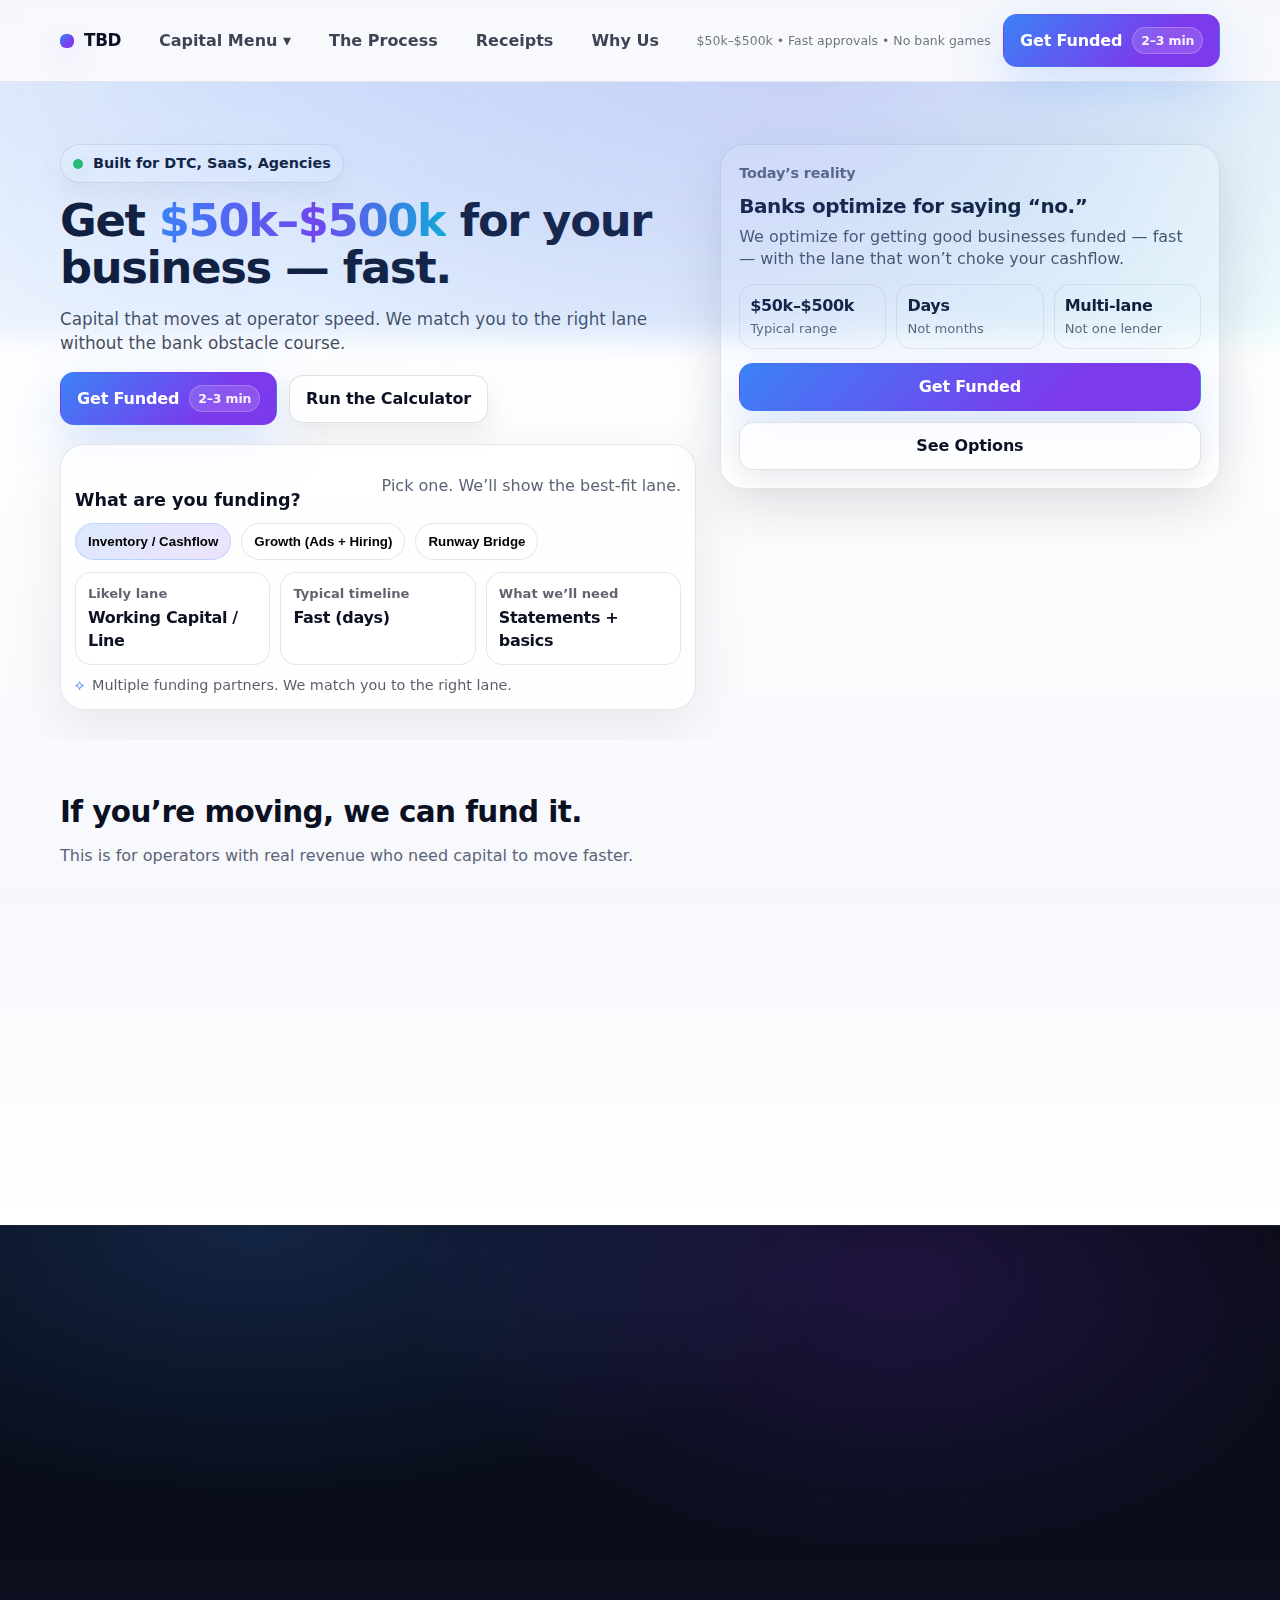
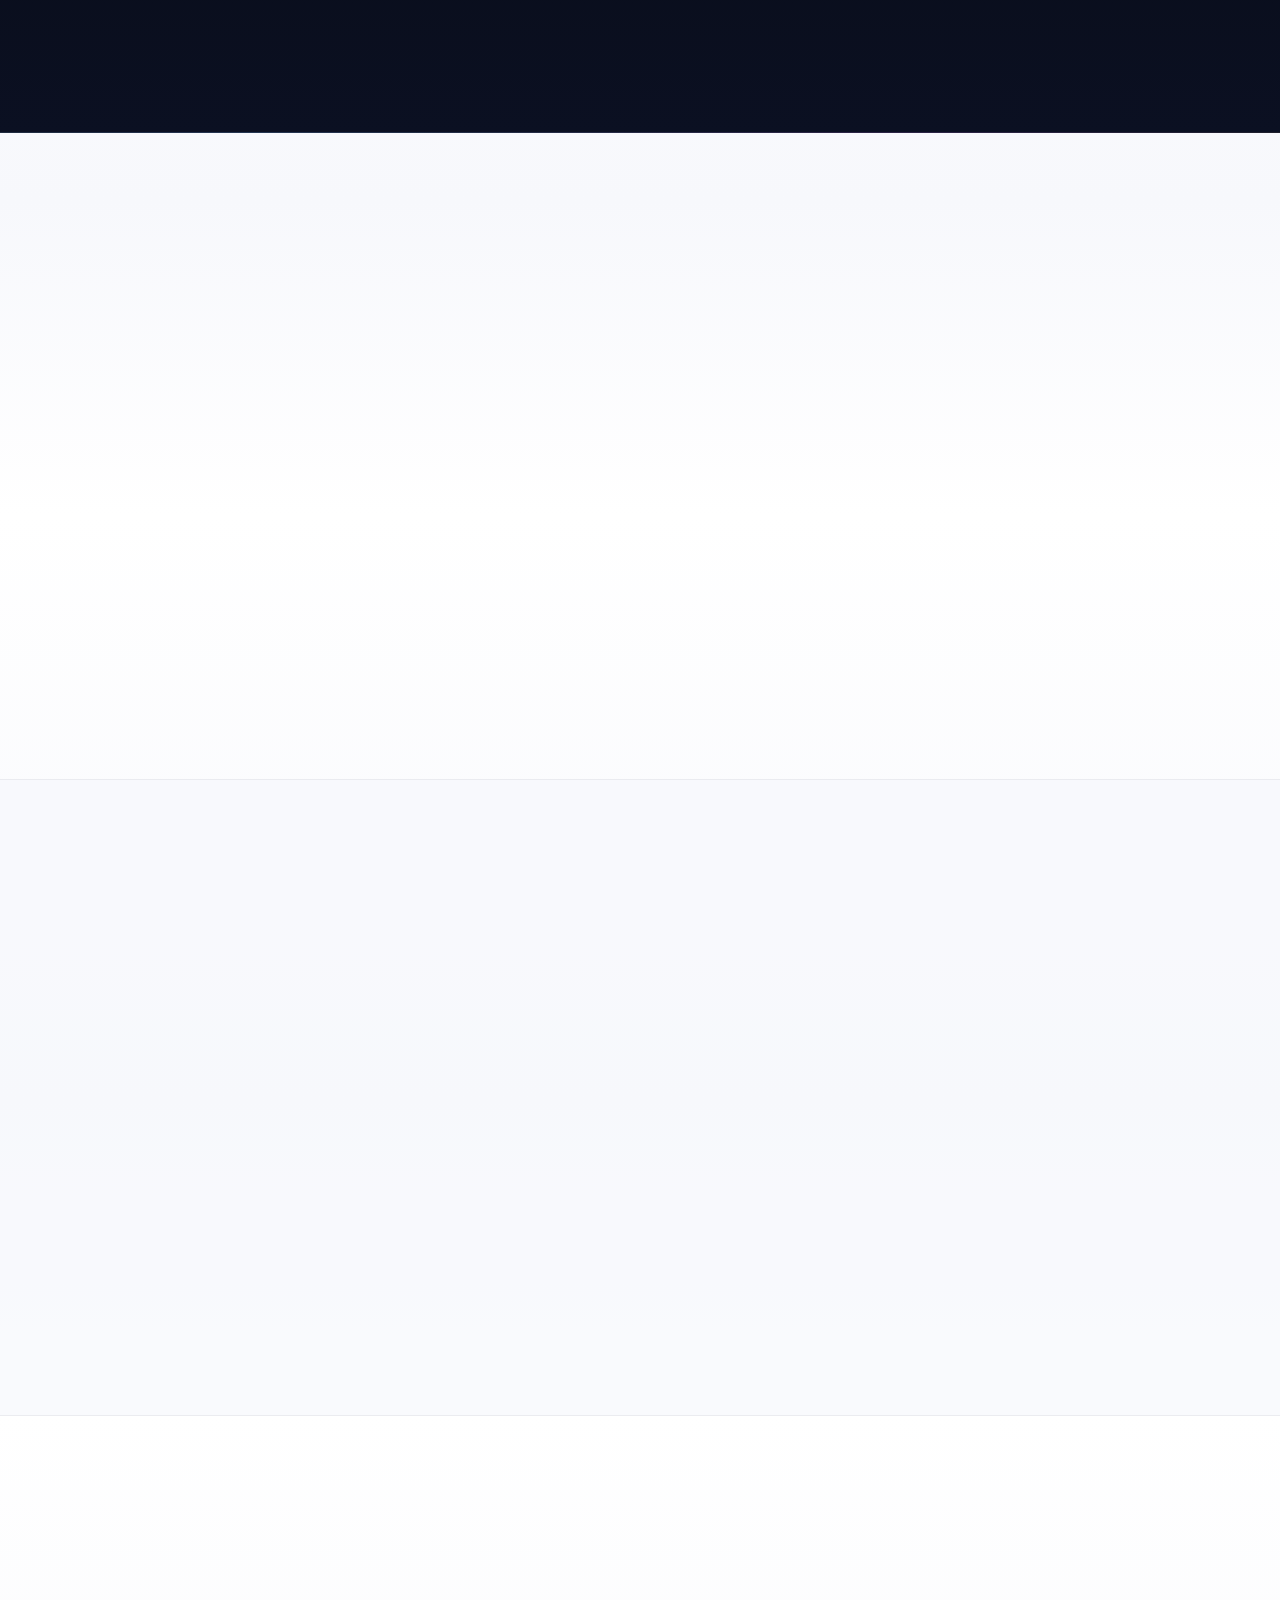
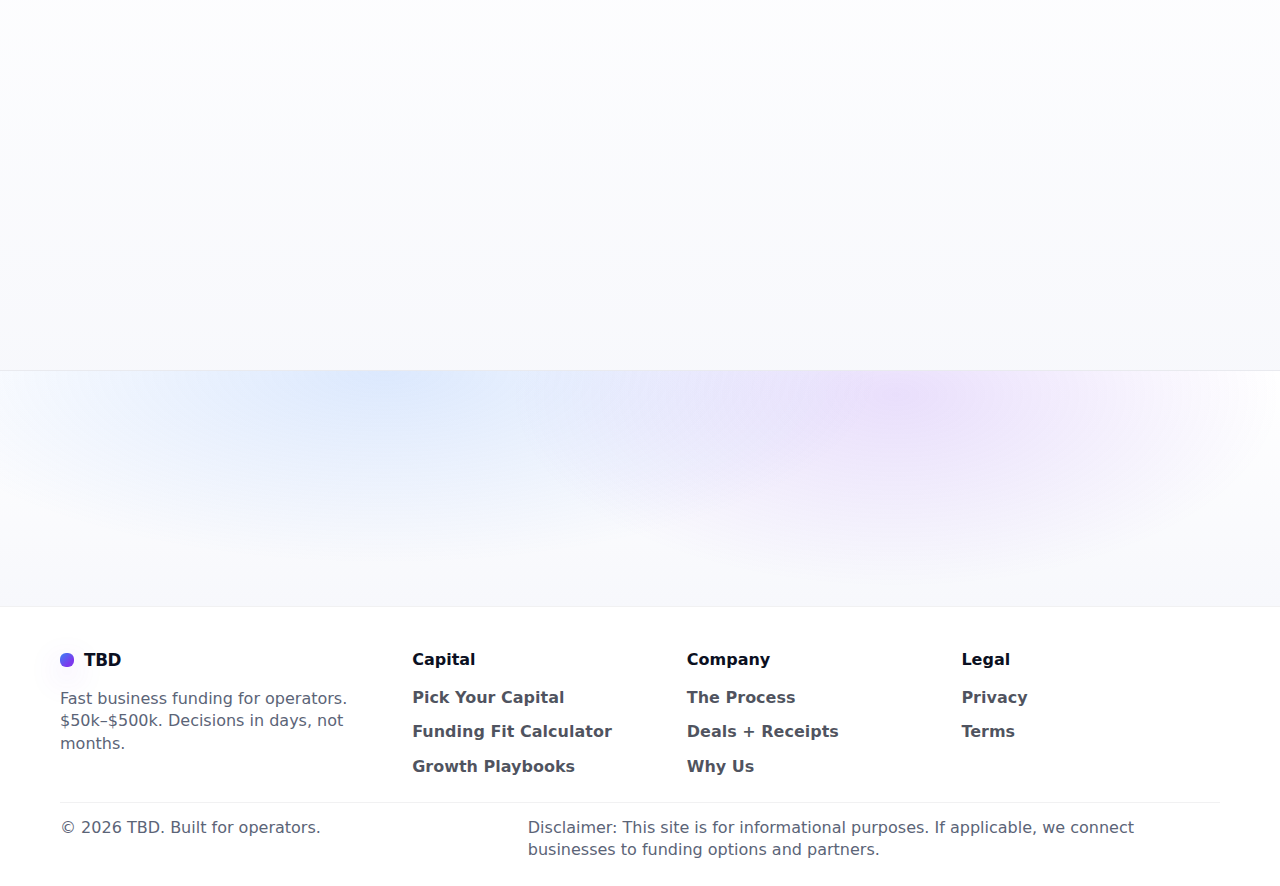
<file: index.html>
<!doctype html>
<html lang="en">
<head>
  <meta charset="utf-8" />
  <meta name="viewport" content="width=device-width, initial-scale=1" />
  <meta name="description" content="Fast business funding for US operators. $50k–$500k. Decisions in days, not months." />
  <title>TBD — $50k–$500k Business Funding, Fast</title>

  <link rel="preload" href="styles.css" as="style" />
  <link rel="stylesheet" href="styles.css" />
</head>

<body>
  <!-- Skip link -->
  <a class="skip" href="#main">Skip to content</a>

  <!-- Header -->
  <header class="header" data-elevate-on-scroll>
    <div class="container header__inner">
      <a class="brand" href="index.html" aria-label="TBD Home">
        <span class="brand__mark" aria-hidden="true"></span>
        <span class="brand__name">TBD</span>
      </a>

      <nav class="nav" aria-label="Primary">
        <div class="nav__group">
          <button class="nav__trigger" type="button" data-menu-trigger aria-expanded="false" aria-controls="menu-capital">
            Capital Menu
            <span class="chev" aria-hidden="true">▾</span>
          </button>

          <div id="menu-capital" class="menu" data-menu>
            <a class="menu__item" href="options.html">Pick Your Capital</a>
            <a class="menu__item" href="calculator.html">Funding Fit Calculator</a>
            <a class="menu__item" href="playbooks.html">Growth Playbooks</a>
          </div>
        </div>

        <a class="nav__link" href="process.html">The Process</a>
        <a class="nav__link" href="proof.html">Receipts</a>
        <a class="nav__link" href="about.html">Why Us</a>
      </nav>

      <div class="header__cta">
        <div class="micro"> $50k–$500k • Fast approvals • No bank games</div>
        <a class="btn btn--primary" href="get-funded.html">
          Get Funded
          <span class="btn__hint">2–3 min</span>
        </a>

        <button class="burger" type="button" aria-label="Open menu" data-burger aria-expanded="false">
          <span></span><span></span><span></span>
        </button>
      </div>
    </div>

    <!-- Mobile drawer -->
    <div class="drawer" data-drawer aria-hidden="true">
      <div class="drawer__panel">
        <div class="drawer__top">
          <span class="drawer__title">Navigate</span>
          <button class="drawer__close" type="button" data-drawer-close aria-label="Close menu">✕</button>
        </div>

        <div class="drawer__stack">
          <a class="drawer__link" href="options.html">Pick Your Capital</a>
          <a class="drawer__link" href="calculator.html">Funding Fit Calculator</a>
          <a class="drawer__link" href="playbooks.html">Growth Playbooks</a>
          <a class="drawer__link" href="process.html">The Process</a>
          <a class="drawer__link" href="proof.html">Deals + Receipts</a>
          <a class="drawer__link" href="about.html">Humans, Not a Bank</a>
          <a class="btn btn--primary btn--full" href="get-funded.html">Get Funded</a>
        </div>
      </div>
      <div class="drawer__backdrop" data-drawer-close></div>
    </div>
  </header>

  <main id="main">
    <!-- HERO -->
    <section class="hero">
      <div class="container hero__grid">
        <div class="hero__copy reveal">
          <div class="pill">
            <span class="dot" aria-hidden="true"></span>
            Built for DTC, SaaS, Agencies
          </div>

          <h1 class="h1">
            Get <span class="ink">$50k–$500k</span> for your business — fast.
          </h1>

          <p class="lead">
            Capital that moves at operator speed. We match you to the right lane without the bank obstacle course.
          </p>

          <div class="hero__cta">
            <a class="btn btn--primary" href="get-funded.html">Get Funded <span class="btn__hint">2–3 min</span></a>
            <a class="btn btn--ghost" href="calculator.html">Run the Calculator</a>
          </div>

          <!-- Funding Fit Selector -->
          <div class="fit reveal" data-fit>
            <div class="fit__top">
              <h2 class="h3">What are you funding?</h2>
              <p class="muted">Pick one. We’ll show the best-fit lane.</p>
            </div>

            <div class="fit__chips" role="tablist" aria-label="Funding Fit Selector">
              <button class="chip is-active" type="button" role="tab" aria-selected="true"
                      data-fit-chip data-fit-key="inventory">
                Inventory / Cashflow
              </button>
              <button class="chip" type="button" role="tab" aria-selected="false"
                      data-fit-chip data-fit-key="growth">
                Growth (Ads + Hiring)
              </button>
              <button class="chip" type="button" role="tab" aria-selected="false"
                      data-fit-chip data-fit-key="bridge">
                Runway Bridge
              </button>
            </div>

            <div class="fit__cards" aria-live="polite" data-fit-output>
              <!-- injected by app.js -->
            </div>

            <div class="fit__note">
              <span class="shield" aria-hidden="true">⟡</span>
              Multiple funding partners. We match you to the right lane.
            </div>
          </div>
        </div>

        <div class="hero__panel reveal">
          <div class="panel">
            <div class="panel__kicker">Today’s reality</div>
            <div class="panel__title">Banks optimize for saying “no.”</div>
            <div class="panel__body">
              We optimize for getting good businesses funded — fast — with the lane that won’t choke your cashflow.
            </div>

            <div class="panel__stats">
              <div class="stat">
                <div class="stat__num">$50k–$500k</div>
                <div class="stat__label">Typical range</div>
              </div>
              <div class="stat">
                <div class="stat__num">Days</div>
                <div class="stat__label">Not months</div>
              </div>
              <div class="stat">
                <div class="stat__num">Multi-lane</div>
                <div class="stat__label">Not one lender</div>
              </div>
            </div>

            <div class="panel__actions">
              <a class="btn btn--primary btn--full" href="get-funded.html">Get Funded</a>
              <a class="btn btn--ghost btn--full" href="options.html">See Options</a>
            </div>
          </div>
        </div>
      </div>

      <div class="hero__glow" aria-hidden="true"></div>
    </section>

    <!-- QUALIFIER -->
    <section class="section">
      <div class="container">
        <div class="section__head reveal">
          <h2 class="h2">If you’re moving, we can fund it.</h2>
          <p class="muted">This is for operators with real revenue who need capital to move faster.</p>
        </div>

        <div class="grid4">
          <div class="card reveal">
            <h3 class="h4">DTC / Ecommerce</h3>
            <p class="muted">Inventory, POs, seasonal ramps, supply chain timing.</p>
          </div>
          <div class="card reveal">
            <h3 class="h4">B2B SaaS</h3>
            <p class="muted">Runway extension, growth spend, expansion.</p>
          </div>
          <div class="card reveal">
            <h3 class="h4">Agencies</h3>
            <p class="muted">Hiring delivery, smoothing cashflow gaps, scaling ops.</p>
          </div>
          <div class="card reveal">
            <h3 class="h4">Revenue-first</h3>
            <p class="muted">6+ months preferred. Pre-revenue usually isn’t a fit.</p>
          </div>
        </div>
      </div>
    </section>

    <!-- OUTCOMES STRIP -->
    <section class="section section--tight">
      <div class="container">
        <div class="bar reveal">
          <div class="bar__item">
            <div class="bar__k">Range</div>
            <div class="bar__v">$50k–$500k</div>
          </div>
          <div class="bar__item">
            <div class="bar__k">Speed</div>
            <div class="bar__v">Days, not weeks</div>
          </div>
          <div class="bar__item">
            <div class="bar__k">Options</div>
            <div class="bar__v">Multiple lanes</div>
          </div>
          <div class="bar__item">
            <div class="bar__k">Effort</div>
            <div class="bar__v">Minimal paperwork</div>
          </div>
          <div class="bar__cta">
            <a class="link" href="calculator.html">See what you likely qualify for →</a>
          </div>
        </div>
      </div>
    </section>

    <!-- HOW IT WORKS -->
    <section class="section section--ink">
      <div class="container">
        <div class="section__head reveal">
          <h2 class="h2">You click. We do the heavy lifting.</h2>
          <p class="muted muted--ink">No mystery steps. No busywork. Just momentum.</p>
        </div>

        <div class="stepper reveal" data-stepper>
          <div class="stepper__tabs" role="tablist" aria-label="Process steps">
            <button class="step is-active" type="button" role="tab" aria-selected="true" data-step="1">1) Apply</button>
            <button class="step" type="button" role="tab" aria-selected="false" data-step="2">2) Package</button>
            <button class="step" type="button" role="tab" aria-selected="false" data-step="3">3) Offers</button>
            <button class="step" type="button" role="tab" aria-selected="false" data-step="4">4) Funded</button>
          </div>

          <div class="stepper__panel" data-stepper-panel aria-live="polite">
            <!-- injected by app.js -->
          </div>
        </div>

        <div class="section__cta reveal">
          <a class="btn btn--primary" href="get-funded.html">Get Funded <span class="btn__hint">2–3 min</span></a>
          <a class="btn btn--ghost" href="process.html">See the full process</a>
        </div>
      </div>
    </section>

    <!-- OPTIONS PREVIEW -->
    <section class="section">
      <div class="container">
        <div class="section__head reveal">
          <h2 class="h2">Pick your capital lane.</h2>
          <p class="muted">Click a card. Get the plain-English tradeoff.</p>
        </div>

        <div class="accordion-grid">
          <button class="acc card reveal" type="button" data-acc>
            <div class="acc__top">
              <h3 class="h4">Working Capital</h3>
              <span class="tag">Fast</span>
            </div>
            <div class="muted">Inventory, payroll, speed-sensitive moves.</div>
            <div class="acc__body" data-acc-body>
              <ul class="list">
                <li><b>Best for:</b> quick funding + flexible use</li>
                <li><b>Timeline:</b> typically fast</li>
                <li><b>Tradeoff:</b> speed can cost more — we’ll show options</li>
              </ul>
              <a class="link" href="options.html">See details →</a>
            </div>
          </button>

          <button class="acc card reveal" type="button" data-acc>
            <div class="acc__top">
              <h3 class="h4">Line of Credit</h3>
              <span class="tag">Flexible</span>
            </div>
            <div class="muted">Tap funds when you need them.</div>
            <div class="acc__body" data-acc-body>
              <ul class="list">
                <li><b>Best for:</b> recurring capital needs</li>
                <li><b>Timeline:</b> moderate</li>
                <li><b>Tradeoff:</b> consistency matters for best terms</li>
              </ul>
              <a class="link" href="options.html">See details →</a>
            </div>
          </button>

          <button class="acc card reveal" type="button" data-acc>
            <div class="acc__top">
              <h3 class="h4">Term Loan</h3>
              <span class="tag">Bigger</span>
            </div>
            <div class="muted">Stable payments, larger projects.</div>
            <div class="acc__body" data-acc-body>
              <ul class="list">
                <li><b>Best for:</b> expansion, equipment, major spend</li>
                <li><b>Timeline:</b> slower than working capital</li>
                <li><b>Tradeoff:</b> stricter underwriting</li>
              </ul>
              <a class="link" href="options.html">See details →</a>
            </div>
          </button>

          <button class="acc card reveal" type="button" data-acc>
            <div class="acc__top">
              <h3 class="h4">Revenue-Based</h3>
              <span class="tag">Adaptive</span>
            </div>
            <div class="muted">Pay as you earn (if this lane fits).</div>
            <div class="acc__body" data-acc-body>
              <ul class="list">
                <li><b>Best for:</b> strong revenue + variable cashflow</li>
                <li><b>Timeline:</b> moderate</li>
                <li><b>Tradeoff:</b> remits fluctuate with revenue</li>
              </ul>
              <a class="link" href="options.html">See details →</a>
            </div>
          </button>
        </div>

        <div class="section__cta reveal">
          <a class="btn btn--primary" href="options.html">See Options</a>
          <a class="btn btn--ghost" href="calculator.html">Run the Calculator</a>
        </div>
      </div>
    </section>

    <!-- PROOF WALL -->
    <section class="section section--soft">
      <div class="container">
        <div class="section__head reveal">
          <h2 class="h2">Receipts. Not vibes.</h2>
          <p class="muted">Filter by industry + goal. Find someone like you.</p>
        </div>

        <div class="filters reveal" data-filters>
          <button class="chip is-active" type="button" data-filter="all">All</button>
          <button class="chip" type="button" data-filter="dtc">DTC</button>
          <button class="chip" type="button" data-filter="saas">SaaS</button>
          <button class="chip" type="button" data-filter="agency">Agency</button>
          <button class="chip" type="button" data-filter="inventory">Inventory</button>
          <button class="chip" type="button" data-filter="ads">Ads</button>
          <button class="chip" type="button" data-filter="hiring">Hiring</button>
          <button class="chip" type="button" data-filter="bridge">Bridge</button>
        </div>

        <div class="proof-grid" data-proof-grid>
          <article class="proof reveal" data-tags="dtc inventory fast">
            <div class="proof__top">
              <div class="proof__metric">$220k • 5 days • Inventory</div>
              <div class="proof__pill">DTC</div>
            </div>
            <p class="proof__quote">“We filled inventory before the rush. No drama. Just funded.”</p>
            <div class="proof__meta">Ecommerce • TX</div>
          </article>

          <article class="proof reveal" data-tags="saas bridge">
            <div class="proof__top">
              <div class="proof__metric">$150k • Runway bridge</div>
              <div class="proof__pill">SaaS</div>
            </div>
            <p class="proof__quote">“Bought us runway without choking our ops. Clear terms. Fast answers.”</p>
            <div class="proof__meta">B2B SaaS • NY</div>
          </article>

          <article class="proof reveal" data-tags="agency hiring fast">
            <div class="proof__top">
              <div class="proof__metric">$90k • Hiring • Fast</div>
              <div class="proof__pill">Agency</div>
            </div>
            <p class="proof__quote">“We staffed the team before the contract start. That’s the whole game.”</p>
            <div class="proof__meta">Services • CA</div>
          </article>

          <article class="proof reveal" data-tags="dtc ads">
            <div class="proof__top">
              <div class="proof__metric">$120k • Growth spend</div>
              <div class="proof__pill">DTC</div>
            </div>
            <p class="proof__quote">“Capital let us scale ads without starving cashflow.”</p>
            <div class="proof__meta">Ecommerce • FL</div>
          </article>

          <article class="proof reveal" data-tags="saas hiring">
            <div class="proof__top">
              <div class="proof__metric">$180k • Hiring</div>
              <div class="proof__pill">SaaS</div>
            </div>
            <p class="proof__quote">“Closed a talent gap fast. Underwriting was straightforward.”</p>
            <div class="proof__meta">Software • IL</div>
          </article>

          <article class="proof reveal" data-tags="agency bridge">
            <div class="proof__top">
              <div class="proof__metric">$75k • Cashflow gap</div>
              <div class="proof__pill">Agency</div>
            </div>
            <p class="proof__quote">“Bridged receivables cleanly. Kept delivery smooth.”</p>
            <div class="proof__meta">Agency • WA</div>
          </article>
        </div>

        <div class="section__cta reveal">
          <a class="btn btn--primary" href="proof.html">See all receipts</a>
          <a class="btn btn--ghost" href="get-funded.html">Get Funded</a>
        </div>
      </div>
    </section>

    <!-- FAQ -->
    <section class="section">
      <div class="container">
        <div class="section__head reveal">
          <h2 class="h2">Questions operators actually ask.</h2>
          <p class="muted">Short answers. No sales fog.</p>
        </div>

        <div class="faq">
          <details class="faq__item reveal">
            <summary>How fast is “fast”?</summary>
            <p>Depends on lane and docs. If your statements are ready, you can move quickly.</p>
          </details>

          <details class="faq__item reveal">
            <summary>Do you require perfect credit?</summary>
            <p>No. Approvals depend on the full picture (revenue, consistency, and the lane that fits).</p>
          </details>

          <details class="faq__item reveal">
            <summary>What do you need from me?</summary>
            <p>Basic business info + bank statements. We only ask for what matters to underwriting.</p>
          </details>

          <details class="faq__item reveal">
            <summary>Is this a bank loan?</summary>
            <p>Not always. We route you to the best-fit funding option based on your business and goals.</p>
          </details>

          <details class="faq__item reveal">
            <summary>Will this hurt my credit?</summary>
            <p>Depends on the lane. We’ll be clear before anything that impacts credit is run.</p>
          </details>
        </div>

        <div class="section__cta reveal">
          <a class="btn btn--primary" href="get-funded.html">Get Funded <span class="btn__hint">2–3 min</span></a>
          <a class="btn btn--ghost" href="calculator.html">Run the Calculator</a>
        </div>
      </div>
    </section>

    <!-- FINAL CTA -->
    <section class="cta-band">
      <div class="container cta-band__inner reveal">
        <div>
          <h2 class="h2">Stop waiting on the bank. Start moving.</h2>
          <p class="muted">Run the numbers. Pick a lane. Get funded.</p>
        </div>
        <div class="cta-band__actions">
          <a class="btn btn--primary" href="get-funded.html">Get Funded</a>
          <a class="btn btn--ghost" href="calculator.html">Run the Calculator</a>
        </div>
      </div>
    </section>
  </main>

  <!-- Mobile bottom action bar -->
  <nav class="actionbar" aria-label="Quick actions">
    <a class="actionbar__item" href="calculator.html">
      <span class="actionbar__icon" aria-hidden="true">⌁</span>
      Calculator
    </a>
    <a class="actionbar__item" href="options.html">
      <span class="actionbar__icon" aria-hidden="true">▦</span>
      Options
    </a>
    <a class="actionbar__item" href="proof.html">
      <span class="actionbar__icon" aria-hidden="true">★</span>
      Receipts
    </a>
    <a class="actionbar__item actionbar__item--primary" href="get-funded.html">
      <span class="actionbar__icon" aria-hidden="true">→</span>
      Get Funded
    </a>
  </nav>

  <!-- Footer -->
  <footer class="footer">
    <div class="container footer__grid">
      <div>
        <div class="brand brand--footer">
          <span class="brand__mark" aria-hidden="true"></span>
          <span class="brand__name">TBD</span>
        </div>
        <p class="muted">Fast business funding for operators. $50k–$500k. Decisions in days, not months.</p>
      </div>

      <div>
        <div class="footer__h">Capital</div>
        <a class="footer__a" href="options.html">Pick Your Capital</a>
        <a class="footer__a" href="calculator.html">Funding Fit Calculator</a>
        <a class="footer__a" href="playbooks.html">Growth Playbooks</a>
      </div>

      <div>
        <div class="footer__h">Company</div>
        <a class="footer__a" href="process.html">The Process</a>
        <a class="footer__a" href="proof.html">Deals + Receipts</a>
        <a class="footer__a" href="about.html">Why Us</a>
      </div>

      <div>
        <div class="footer__h">Legal</div>
        <a class="footer__a" href="privacy.html">Privacy</a>
        <a class="footer__a" href="terms.html">Terms</a>
      </div>
    </div>

    <div class="container footer__bottom">
      <div class="muted">© <span data-year></span> TBD. Built for operators.</div>
      <div class="muted footer__note">
        Disclaimer: This site is for informational purposes. If applicable, we connect businesses to funding options and partners.
      </div>
    </div>
  </footer>

  <script src="app.js" defer></script>
</body>
</html>
</file>
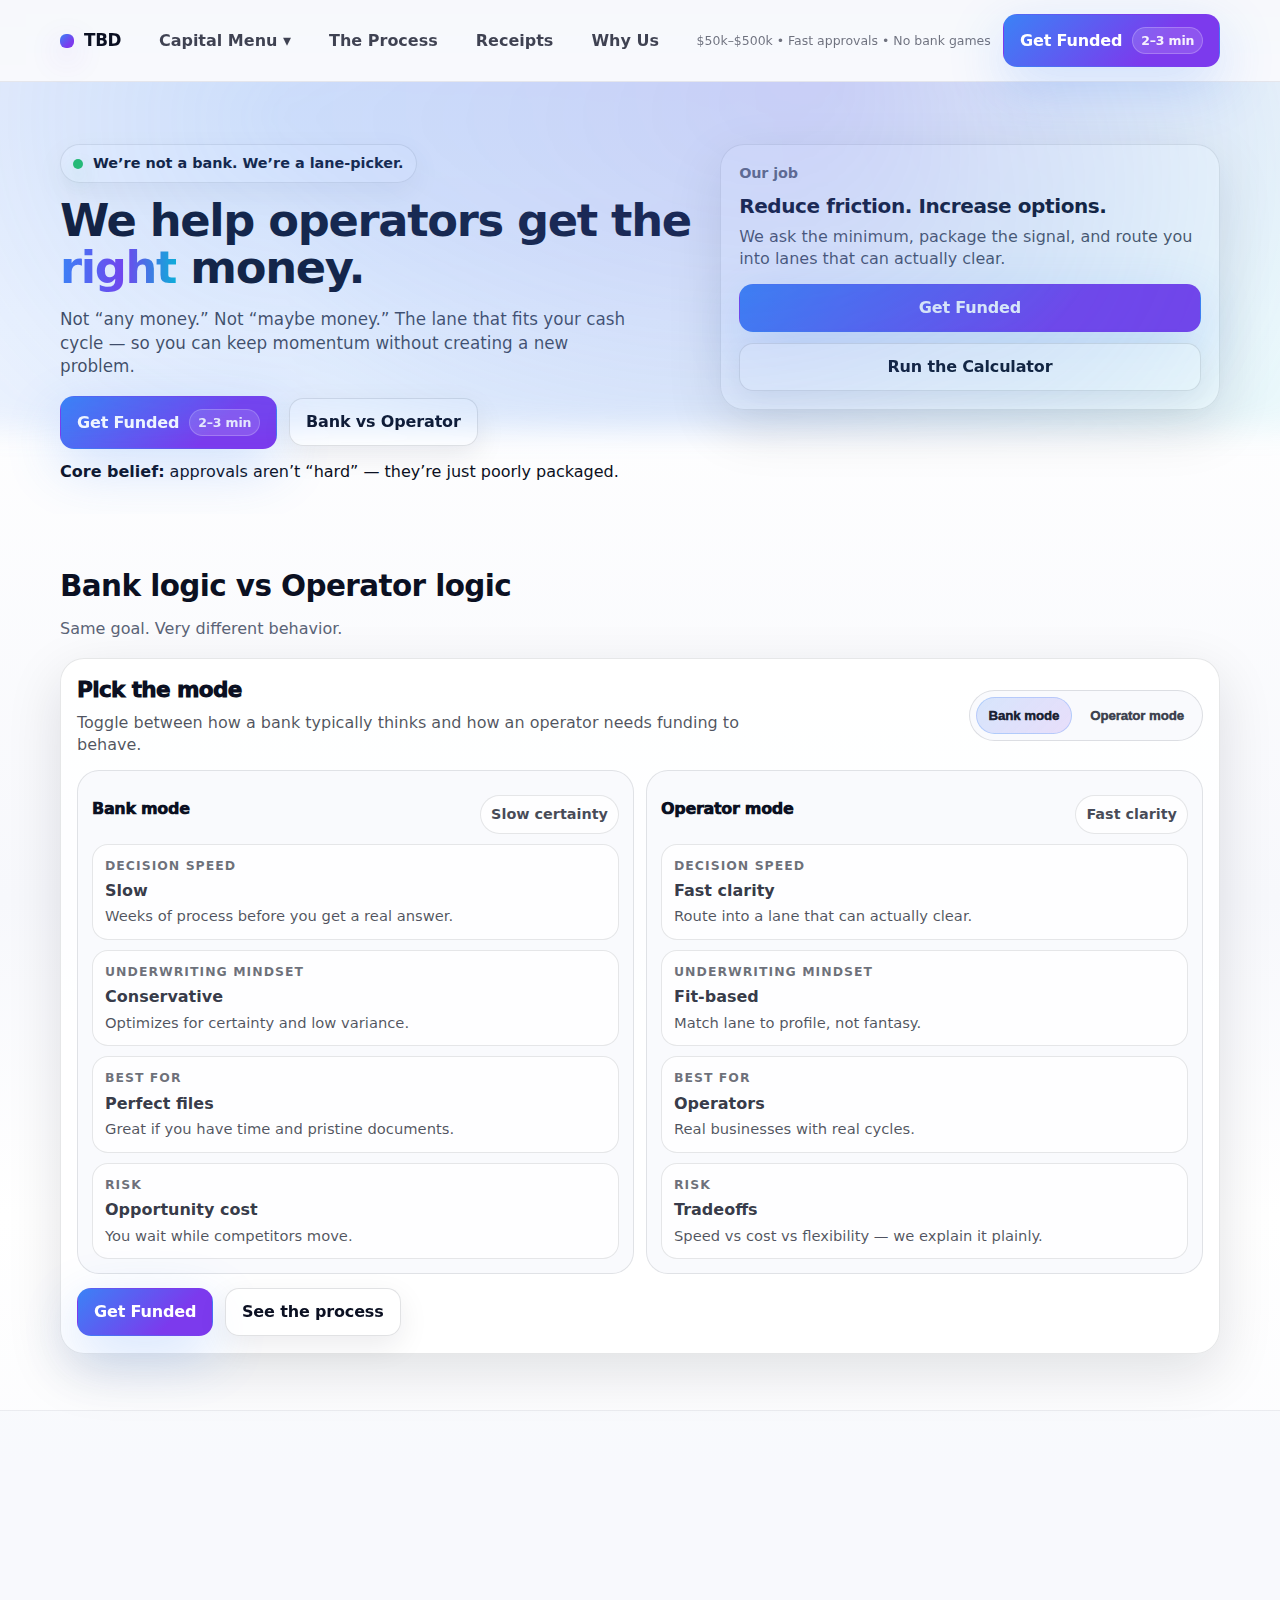
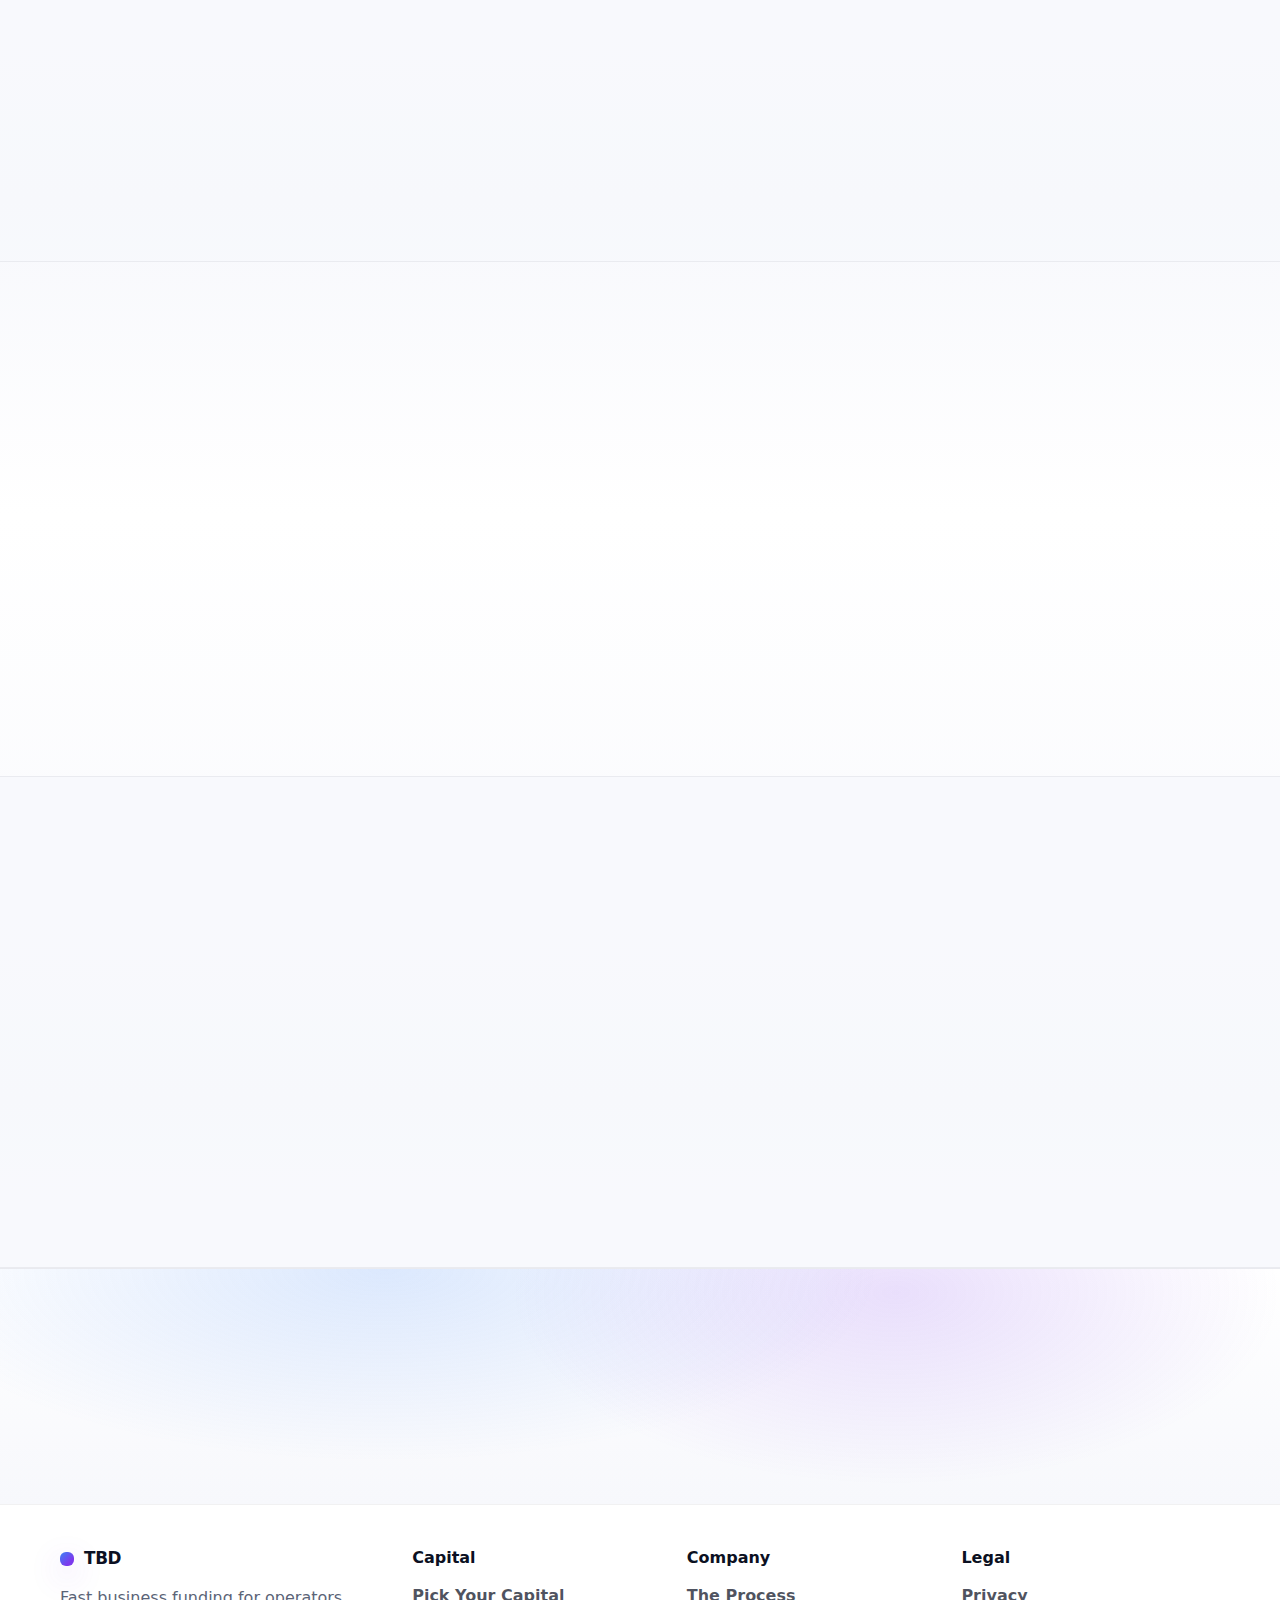
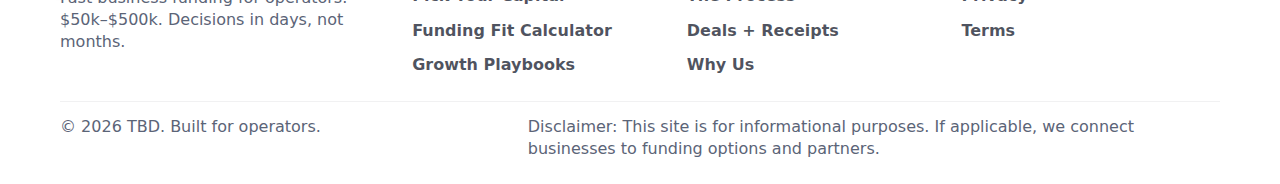
<file: about.html>
<!doctype html>
<html lang="en">
<head>
  <meta charset="utf-8" />
  <meta name="viewport" content="width=device-width, initial-scale=1" />
  <meta name="description" content="Why we exist and how we operate. Clear process, operator mindset, and funding routed to the lane that fits." />
  <title>TBD — Why Us</title>

  <link rel="preload" href="styles.css" as="style" />
  <link rel="stylesheet" href="styles.css" />

  <style>
    /* Page-local UI (keep shared stable) */
    .toggleWrap{
      border-radius: var(--radius2);
      border: 1px solid rgba(11,16,34,.10);
      background: rgba(255,255,255,.86);
      box-shadow: var(--shadow2);
      padding: 16px;
    }
    .togTop{ display:flex; align-items:center; justify-content:space-between; gap: 12px; flex-wrap:wrap; }
    .togTitle{
      font-weight: 950; letter-spacing:-.03em; font-size: 1.35rem; margin: 0;
    }
    .togSub{ color: rgba(11,16,34,.72); margin: 6px 0 0; max-width: 70ch; }

    .seg{
      display:inline-flex;
      border-radius: 999px;
      border: 1px solid rgba(11,16,34,.12);
      background: rgba(247,248,252,.78);
      padding: 6px;
      gap: 6px;
    }
    .seg button{
      border: 0;
      cursor: pointer;
      border-radius: 999px;
      padding: 10px 12px;
      font-weight: 950;
      letter-spacing:-.01em;
      background: transparent;
      color: rgba(11,16,34,.78);
      transition: transform 140ms var(--ease), background 140ms var(--ease);
      white-space: nowrap;
    }
    .seg button:hover{ transform: translateY(-1px); }
    .seg button.is-active{
      background: linear-gradient(135deg, rgba(59,130,246,.18), rgba(124,58,237,.14));
      color: rgba(11,16,34,.92);
      border: 1px solid rgba(59,130,246,.26);
    }

    .compare{
      display:grid;
      grid-template-columns: 1fr 1fr;
      gap: 12px;
      margin-top: 14px;
    }
    .col{
      border-radius: 22px;
      border: 1px solid rgba(11,16,34,.10);
      background: rgba(247,248,252,.72);
      padding: 14px;
    }
    .col__head{ display:flex; align-items:center; justify-content:space-between; gap: 10px; }
    .col__title{ font-weight: 950; letter-spacing:-.02em; margin: 0; }
    .badge{
      display:inline-flex; align-items:center; gap:8px;
      padding: 8px 10px;
      border-radius: 999px;
      border: 1px solid rgba(11,16,34,.10);
      background: rgba(255,255,255,.74);
      font-weight: 900;
      color: rgba(11,16,34,.76);
      font-size: .9rem;
    }
    .rows{ margin-top: 10px; display:grid; gap: 10px; }
    .row{
      border-radius: 16px;
      border: 1px solid rgba(11,16,34,.10);
      background: rgba(255,255,255,.78);
      padding: 12px;
    }
    .row .k{
      font-size:.78rem; color: rgba(11,16,34,.6);
      font-weight: 900; letter-spacing:.08em; text-transform: uppercase;
    }
    .row .v{
      margin-top: 6px;
      font-weight: 850;
      color: rgba(11,16,34,.84);
    }
    .row .m{
      margin-top: 4px;
      color: rgba(11,16,34,.72);
      font-size: .92rem;
    }

    .principles{
      display:grid;
      grid-template-columns: repeat(3, 1fr);
      gap: 12px;
    }
    .principle{
      border-radius: var(--radius2);
      border: 1px solid rgba(11,16,34,.10);
      background: rgba(255,255,255,.86);
      box-shadow: 0 14px 40px rgba(11,16,34,.06);
      padding: 16px;
    }
    .principle .icon{
      width: 42px; height: 42px; border-radius: 16px;
      display:grid; place-items:center;
      border: 1px solid rgba(11,16,34,.10);
      background: linear-gradient(135deg, rgba(59,130,246,.18), rgba(124,58,237,.14));
      font-weight: 950;
      margin-bottom: 10px;
    }
    .principle h3{ margin: 0 0 6px; }
    .principle p{ margin: 0; color: rgba(11,16,34,.72); }

    .team{
      display:grid;
      grid-template-columns: 1fr 1fr;
      gap: 12px;
      align-items: start;
    }
    .cardy{
      border-radius: var(--radius2);
      border: 1px solid rgba(11,16,34,.10);
      background: rgba(255,255,255,.86);
      box-shadow: var(--shadow2);
      padding: 16px;
    }
    .quote{
      font-weight: 900;
      letter-spacing:-.02em;
      font-size: 1.05rem;
      margin: 0;
    }
    .by{
      margin-top: 10px;
      color: rgba(11,16,34,.68);
      font-weight: 850;
      font-size: .92rem;
    }
    .legalbox{
      border-radius: var(--radius2);
      border: 1px solid rgba(11,16,34,.10);
      background: rgba(247,248,252,.72);
      padding: 14px;
      color: rgba(11,16,34,.72);
      font-size: .95rem;
    }
    .legalbox b{ color: rgba(11,16,34,.92); }

    @media (max-width: 980px){
      .compare{ grid-template-columns: 1fr; }
      .principles{ grid-template-columns: 1fr; }
      .team{ grid-template-columns: 1fr; }
    }
  </style>
</head>

<body>
  <a class="skip" href="#main">Skip to content</a>

  <!-- Header -->
  <header class="header" data-elevate-on-scroll>
    <div class="container header__inner">
      <a class="brand" href="index.html" aria-label="TBD Home">
        <span class="brand__mark" aria-hidden="true"></span>
        <span class="brand__name">TBD</span>
      </a>

      <nav class="nav" aria-label="Primary">
        <div class="nav__group">
          <button class="nav__trigger" type="button" data-menu-trigger aria-expanded="false" aria-controls="menu-capital">
            Capital Menu <span class="chev" aria-hidden="true">▾</span>
          </button>
          <div id="menu-capital" class="menu" data-menu>
            <a class="menu__item" href="options.html">Pick Your Capital</a>
            <a class="menu__item" href="calculator.html">Funding Fit Calculator</a>
            <a class="menu__item" href="playbooks.html">Growth Playbooks</a>
          </div>
        </div>

        <a class="nav__link" href="process.html">The Process</a>
        <a class="nav__link" href="proof.html">Receipts</a>
        <a class="nav__link" href="about.html">Why Us</a>
      </nav>

      <div class="header__cta">
        <div class="micro"> $50k–$500k • Fast approvals • No bank games</div>
        <a class="btn btn--primary" href="get-funded.html">
          Get Funded <span class="btn__hint">2–3 min</span>
        </a>

        <button class="burger" type="button" aria-label="Open menu" data-burger aria-expanded="false">
          <span></span><span></span><span></span>
        </button>
      </div>
    </div>

    <!-- Mobile drawer -->
    <div class="drawer" data-drawer aria-hidden="true">
      <div class="drawer__panel">
        <div class="drawer__top">
          <span class="drawer__title">Navigate</span>
          <button class="drawer__close" type="button" data-drawer-close aria-label="Close menu">✕</button>
        </div>

        <div class="drawer__stack">
          <a class="drawer__link" href="options.html">Pick Your Capital</a>
          <a class="drawer__link" href="calculator.html">Funding Fit Calculator</a>
          <a class="drawer__link" href="playbooks.html">Growth Playbooks</a>
          <a class="drawer__link" href="process.html">The Process</a>
          <a class="drawer__link" href="proof.html">Deals + Receipts</a>
          <a class="drawer__link" href="about.html">Humans, Not a Bank</a>
          <a class="btn btn--primary btn--full" href="get-funded.html">Get Funded</a>
        </div>
      </div>
      <div class="drawer__backdrop" data-drawer-close></div>
    </div>
  </header>

  <main id="main">
    <!-- HERO -->
    <section class="hero">
      <div class="container hero__grid">
        <div class="hero__copy reveal">
          <div class="pill">
            <span class="dot" aria-hidden="true"></span>
            We’re not a bank. We’re a lane-picker.
          </div>

          <h1 class="h1">We help operators get the <span class="ink">right</span> money.</h1>
          <p class="lead">
            Not “any money.” Not “maybe money.” The lane that fits your cash cycle — so you can keep momentum without creating a new problem.
          </p>

          <div class="hero__cta">
            <a class="btn btn--primary" href="get-funded.html">Get Funded <span class="btn__hint">2–3 min</span></a>
            <a class="btn btn--ghost" href="#compare">Bank vs Operator</a>
          </div>

          <div class="goodline" style="margin-top:12px;">
            <span class="spark" aria-hidden="true"></span>
            <span class="mini"><b>Core belief:</b> approvals aren’t “hard” — they’re just poorly packaged.</span>
          </div>
        </div>

        <div class="hero__panel reveal">
          <div class="panel">
            <div class="panel__kicker">Our job</div>
            <div class="panel__title">Reduce friction. Increase options.</div>
            <div class="panel__body">
              We ask the minimum, package the signal, and route you into lanes that can actually clear.
            </div>

            <div class="panel__actions">
              <a class="btn btn--primary btn--full" href="get-funded.html">Get Funded</a>
              <a class="btn btn--ghost btn--full" href="calculator.html">Run the Calculator</a>
            </div>
          </div>
        </div>
      </div>

      <div class="hero__glow" aria-hidden="true"></div>
    </section>

    <!-- BANK VS OPERATOR TOGGLE -->
    <section class="section" id="compare">
      <div class="container">
        <div class="section__head reveal">
          <h2 class="h2">Bank logic vs Operator logic</h2>
          <p class="muted">Same goal. Very different behavior.</p>
        </div>

        <div class="toggleWrap reveal" data-compare>
          <div class="togTop">
            <div>
              <h3 class="togTitle">Pick the mode</h3>
              <p class="togSub">Toggle between how a bank typically thinks and how an operator needs funding to behave.</p>
            </div>

            <div class="seg" role="tablist" aria-label="Comparison toggle">
              <button class="is-active" type="button" role="tab" aria-selected="true" data-mode="bank">Bank mode</button>
              <button type="button" role="tab" aria-selected="false" data-mode="operator">Operator mode</button>
            </div>
          </div>

          <div class="compare" aria-live="polite">
            <div class="col" data-left>
              <div class="col__head">
                <h4 class="col__title">Bank mode</h4>
                <span class="badge">Slow certainty</span>
              </div>
              <div class="rows" id="leftRows"></div>
            </div>

            <div class="col" data-right>
              <div class="col__head">
                <h4 class="col__title">Operator mode</h4>
                <span class="badge">Fast clarity</span>
              </div>
              <div class="rows" id="rightRows"></div>
            </div>
          </div>

          <div class="section__cta" style="margin-top:14px;">
            <a class="btn btn--primary" href="get-funded.html">Get Funded</a>
            <a class="btn btn--ghost" href="process.html">See the process</a>
          </div>
        </div>
      </div>
    </section>

    <!-- PRINCIPLES -->
    <section class="section section--soft">
      <div class="container">
        <div class="section__head reveal">
          <h2 class="h2">How we operate</h2>
          <p class="muted">Principles that remove friction and protect cashflow.</p>
        </div>

        <div class="principles">
          <div class="principle reveal">
            <div class="icon">⟡</div>
            <h3 class="h4">Lane first. Money second.</h3>
            <p>We route you based on your cash cycle. The wrong lane feels “fine” for 30 days, then taxes you.</p>
          </div>

          <div class="principle reveal">
            <div class="icon">▣</div>
            <h3 class="h4">Minimal inputs. Maximum signal.</h3>
            <p>We ask for essentials. Then package it so underwriting can say yes without guessing.</p>
          </div>

          <div class="principle reveal">
            <div class="icon">⚡</div>
            <h3 class="h4">Speed, without sloppy.</h3>
            <p>Fast is good. Fast + unclear is expensive. We keep it tight so you don’t inherit chaos.</p>
          </div>
        </div>

        <div class="section__cta reveal">
          <a class="btn btn--primary" href="get-funded.html">Get Funded</a>
          <a class="btn btn--ghost" href="options.html">Pick your lane</a>
        </div>
      </div>
    </section>

    <!-- TEAM / VOICE -->
    <section class="section">
      <div class="container">
        <div class="section__head reveal">
          <h2 class="h2">Built for small business reality</h2>
          <p class="muted">Because the business doesn’t pause while you wait on approvals.</p>
        </div>

        <div class="team">
          <div class="cardy reveal">
            <p class="quote">“Most founders don’t need ‘more funding.’ They need the lane that doesn’t punish their cashflow.”</p>
            <div class="by">— Operator mindset, on purpose</div>
            <div class="tip" style="margin-top:12px;">
              <div aria-hidden="true">⌁</div>
              <div><b>Translation:</b> We optimize for revenue continuity + fewer ‘surprise’ repayment shocks.</div>
            </div>
          </div>

          <div class="cardy reveal">
            <div class="kicker">What we are / aren’t</div>
            <div class="title" style="font-size:1.15rem;">A funding connector with a brain</div>
            <p class="sub">We help match businesses to funding options and partners. We are not a bank and we don’t guarantee approvals or terms.</p>

            <div class="legalbox" style="margin-top:12px;">
              <b>Compliance-friendly reality:</b> decisions, timing, and terms vary by lane, business profile, and partner underwriting.
              We’ll tell you what fits after review.
            </div>

            <div class="section__cta" style="margin-top:12px;">
              <a class="btn btn--primary" href="get-funded.html">Get Funded</a>
              <a class="btn btn--ghost" href="proof.html">See receipts</a>
            </div>
          </div>
        </div>
      </div>
    </section>

    <!-- FAQ -->
    <section class="section section--soft">
      <div class="container">
        <div class="section__head reveal">
          <h2 class="h2">Questions people actually ask</h2>
          <p class="muted">Short answers. No fog.</p>
        </div>

        <div class="faq">
          <details class="faq__item reveal">
            <summary>Are you a lender?</summary>
            <p>No. We help match businesses to funding options and partners based on fit.</p>
          </details>

          <details class="faq__item reveal">
            <summary>Do you guarantee approval?</summary>
            <p>No. Approvals and terms depend on underwriting. We help package your file to reduce friction and improve clarity.</p>
          </details>

          <details class="faq__item reveal">
            <summary>What’s the fastest way to move?</summary>
            <p>Have 3–6 months bank statements ready. Clear use-of-funds helps too.</p>
          </details>

          <details class="faq__item reveal">
            <summary>Will this impact my credit?</summary>
            <p>Depends on the lane. We’ll be clear before anything that impacts credit is run.</p>
          </details>
        </div>

        <div class="section__cta reveal">
          <a class="btn btn--primary" href="get-funded.html">Get Funded</a>
          <a class="btn btn--ghost" href="process.html">See the process</a>
        </div>
      </div>
    </section>

    <!-- FINAL CTA -->
    <section class="cta-band">
      <div class="container cta-band__inner reveal">
        <div>
          <h2 class="h2">Ready for the lane that fits?</h2>
          <p class="muted">Start the application. We’ll route you after review.</p>
        </div>
        <div class="cta-band__actions">
          <a class="btn btn--primary" href="get-funded.html">Get Funded</a>
          <a class="btn btn--ghost" href="calculator.html">Run the Calculator</a>
        </div>
      </div>
    </section>
  </main>

  <!-- Mobile bottom action bar -->
  <nav class="actionbar" aria-label="Quick actions">
    <a class="actionbar__item" href="calculator.html">
      <span class="actionbar__icon" aria-hidden="true">⌁</span>
      Calculator
    </a>
    <a class="actionbar__item" href="options.html">
      <span class="actionbar__icon" aria-hidden="true">▦</span>
      Options
    </a>
    <a class="actionbar__item" href="proof.html">
      <span class="actionbar__icon" aria-hidden="true">★</span>
      Receipts
    </a>
    <a class="actionbar__item actionbar__item--primary" href="get-funded.html">
      <span class="actionbar__icon" aria-hidden="true">→</span>
      Get Funded
    </a>
  </nav>

  <!-- Footer -->
  <footer class="footer">
    <div class="container footer__grid">
      <div>
        <div class="brand brand--footer">
          <span class="brand__mark" aria-hidden="true"></span>
          <span class="brand__name">TBD</span>
        </div>
        <p class="muted">Fast business funding for operators. $50k–$500k. Decisions in days, not months.</p>
      </div>

      <div>
        <div class="footer__h">Capital</div>
        <a class="footer__a" href="options.html">Pick Your Capital</a>
        <a class="footer__a" href="calculator.html">Funding Fit Calculator</a>
        <a class="footer__a" href="playbooks.html">Growth Playbooks</a>
      </div>

      <div>
        <div class="footer__h">Company</div>
        <a class="footer__a" href="process.html">The Process</a>
        <a class="footer__a" href="proof.html">Deals + Receipts</a>
        <a class="footer__a" href="about.html">Why Us</a>
      </div>

      <div>
        <div class="footer__h">Legal</div>
        <a class="footer__a" href="privacy.html">Privacy</a>
        <a class="footer__a" href="terms.html">Terms</a>
      </div>
    </div>

    <div class="container footer__bottom">
      <div class="muted">© <span data-year></span> TBD. Built for operators.</div>
      <div class="muted footer__note">
        Disclaimer: This site is for informational purposes. If applicable, we connect businesses to funding options and partners.
      </div>
    </div>
  </footer>

  <script src="app.js" defer></script>

  <script>
    (function(){
      const wrap = document.querySelector('[data-compare]');
      if(!wrap) return;

      const btns = Array.from(wrap.querySelectorAll('[data-mode]'));
      const left = document.getElementById('leftRows');
      const right = document.getElementById('rightRows');

      const modes = {
        bank: {
          leftTitle: "Bank mode",
          rightTitle: "Operator mode",
          left: [
            { k:"Decision speed", v:"Slow", m:"Weeks of process before you get a real answer." },
            { k:"Underwriting mindset", v:"Conservative", m:"Optimizes for certainty and low variance." },
            { k:"Best for", v:"Perfect files", m:"Great if you have time and pristine documents." },
            { k:"Risk", v:"Opportunity cost", m:"You wait while competitors move." }
          ],
          right: [
            { k:"Decision speed", v:"Fast clarity", m:"Route into a lane that can actually clear." },
            { k:"Underwriting mindset", v:"Fit-based", m:"Match lane to profile, not fantasy." },
            { k:"Best for", v:"Operators", m:"Real businesses with real cycles." },
            { k:"Risk", v:"Tradeoffs", m:"Speed vs cost vs flexibility — we explain it plainly." }
          ]
        },
        operator: {
          leftTitle: "Operator mode",
          rightTitle: "Bank mode",
          left: [
            { k:"Primary goal", v:"Keep momentum", m:"Fund the move you’re making now." },
            { k:"Lane selection", v:"Cash-cycle match", m:"Repayment cadence must fit how you collect." },
            { k:"Packaging", v:"Signal > noise", m:"Readable statements + simple plan wins time." },
            { k:"Outcome", v:"Options", m:"You choose the lane with intent." }
          ],
          right: [
            { k:"Primary goal", v:"Reduce variance", m:"Process is designed to avoid risk, not enable speed." },
            { k:"Lane selection", v:"Policy first", m:"If you don’t fit the box, you wait." },
            { k:"Packaging", v:"Paperwork heavy", m:"More docs doesn’t always mean better outcomes." },
            { k:"Outcome", v:"Maybe", m:"You might get a yes — eventually — if the file is perfect." }
          ]
        }
      };

      function renderRows(target, rows){
        target.innerHTML = rows.map(r => `
          <div class="row">
            <div class="k">${escapeHtml(r.k)}</div>
            <div class="v">${escapeHtml(r.v)}</div>
            <div class="m">${escapeHtml(r.m)}</div>
          </div>
        `).join('');
      }

      function setActive(btn){
        btns.forEach(b => {
          const on = b === btn;
          b.classList.toggle('is-active', on);
          b.setAttribute('aria-selected', on ? 'true' : 'false');
        });

        const mode = btn.getAttribute('data-mode') || 'bank';
        const d = modes[mode] || modes.bank;
        renderRows(left, d.left);
        renderRows(right, d.right);
      }

      btns.forEach(b => b.addEventListener('click', () => setActive(b)));

      setActive(btns[0]);

      function escapeHtml(str){
        return String(str)
          .replaceAll('&', '&amp;')
          .replaceAll('<', '&lt;')
          .replaceAll('>', '&gt;')
          .replaceAll('"', '&quot;')
          .replaceAll("'", '&#039;');
      }
    })();
  </script>
</body>
</html>
</file>
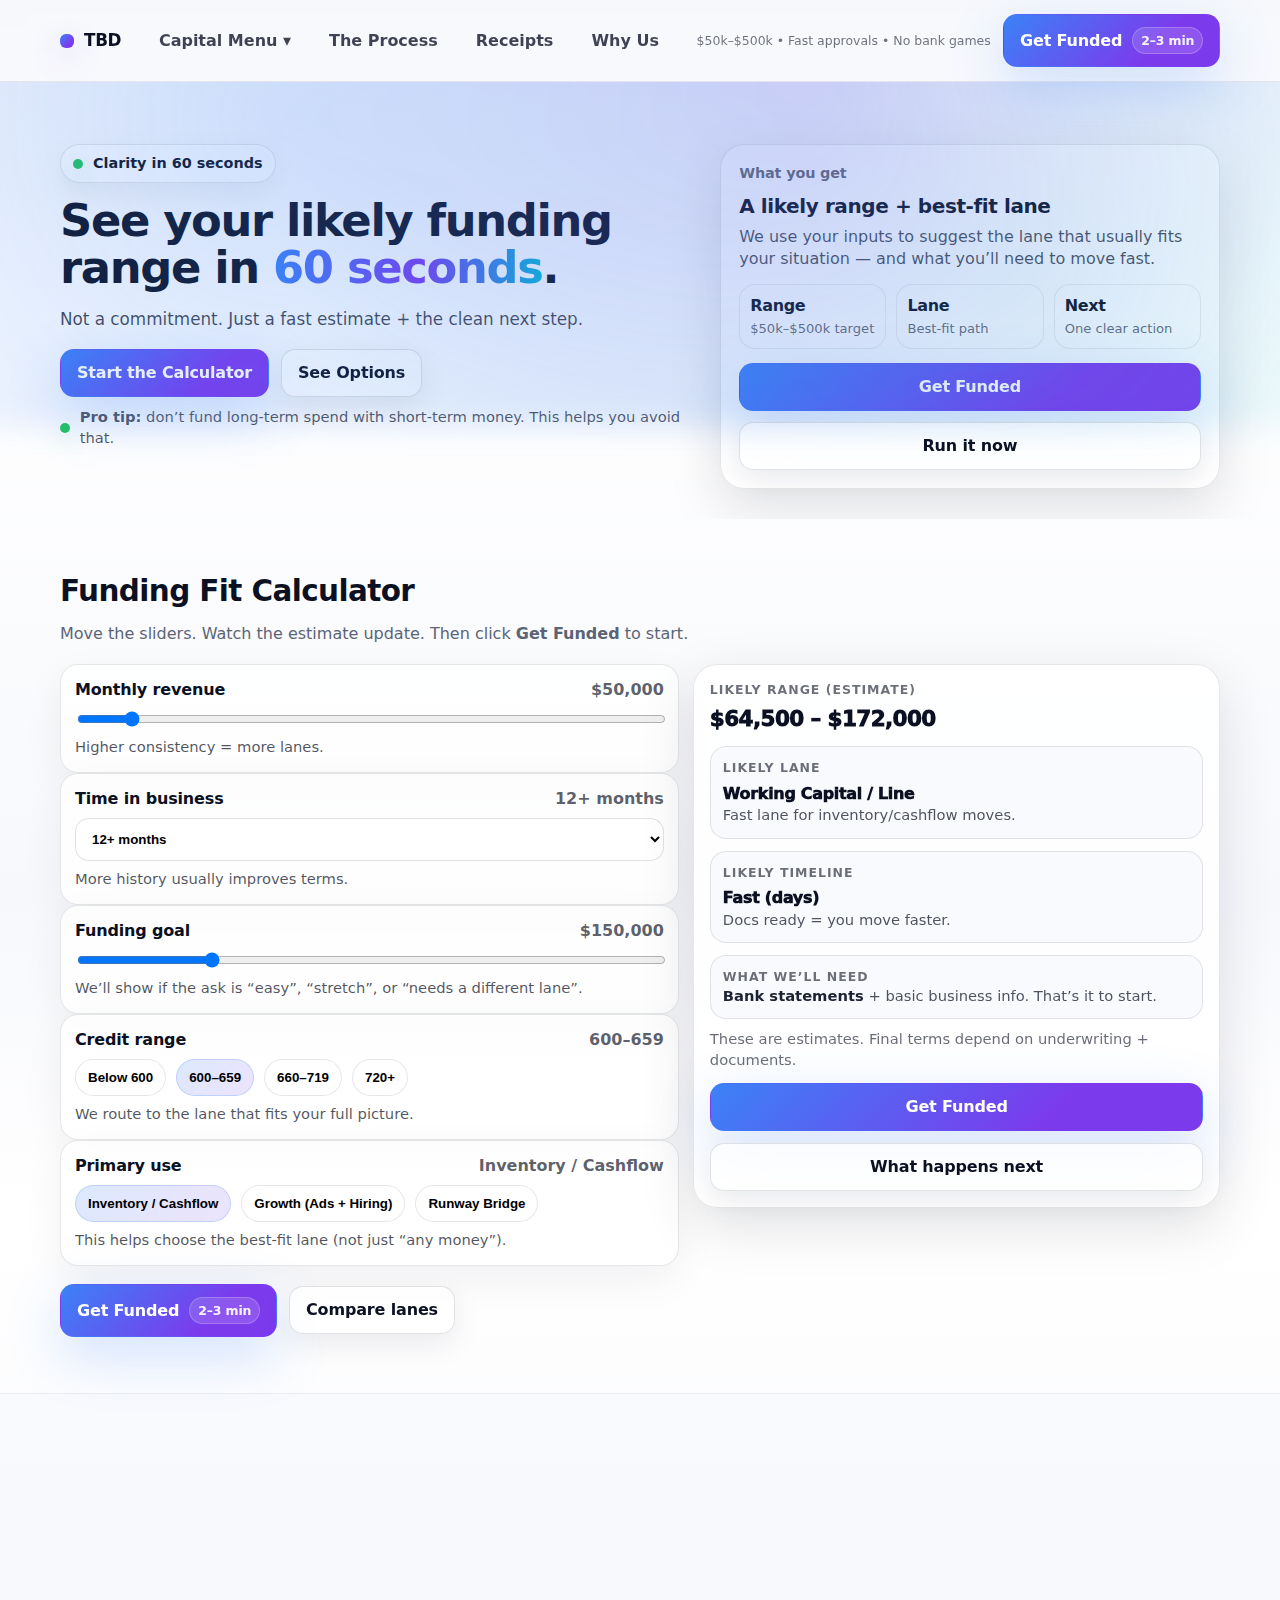
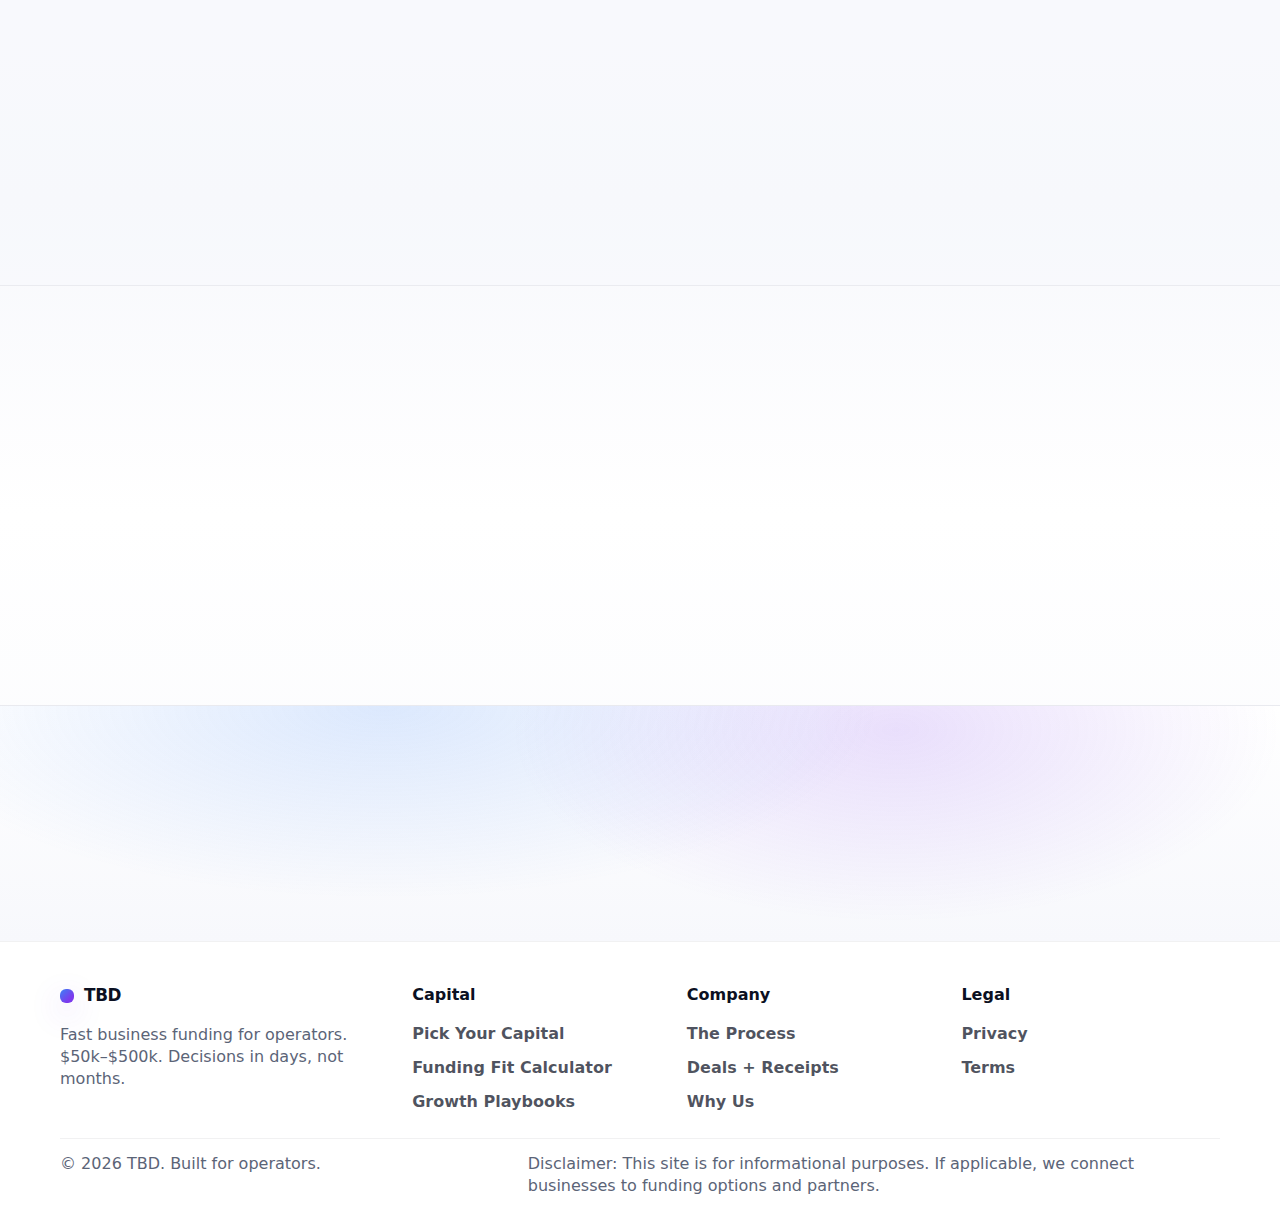
<file: calculator.html>
<!doctype html>
<html lang="en">
<head>
  <meta charset="utf-8" />
  <meta name="viewport" content="width=device-width, initial-scale=1" />
  <meta name="description" content="See your likely funding range in 60 seconds. Simple inputs, instant estimate, clear next step." />
  <title>TBD — Funding Fit Calculator</title>

  <link rel="preload" href="styles.css" as="style" />
  <link rel="stylesheet" href="styles.css" />

  <style>
    /* Page-local helpers (keeps shared CSS stable) */
    .calc-wrap{ display:grid; grid-template-columns: 1.08fr .92fr; gap: 14px; align-items:start; }
    .field{ display:grid; gap:8px; padding: 14px; border: 1px solid rgba(11,16,34,.10); border-radius: var(--radius); background: rgba(255,255,255,.82); box-shadow: 0 14px 40px rgba(11,16,34,.06); }
    .label-row{ display:flex; align-items:baseline; justify-content:space-between; gap:10px; }
    .label{ font-weight: 900; letter-spacing:-.01em; }
    .value{ font-weight: 900; color: rgba(11,16,34,.68); }
    input[type="range"]{ width:100%; }
    .select, .text{
      width:100%;
      padding: 12px 12px;
      border-radius: 14px;
      border: 1px solid rgba(11,16,34,.12);
      background: rgba(255,255,255,.9);
      font-weight: 750;
      outline: none;
    }
    .btnrow{ display:flex; flex-wrap:wrap; gap:10px; }
    .out{
      border-radius: var(--radius2);
      border: 1px solid rgba(11,16,34,.10);
      background: rgba(255,255,255,.86);
      box-shadow: var(--shadow2);
      padding: 16px;
      position: sticky;
      top: 84px;
    }
    .out__k{ font-size:.78rem; color: rgba(11,16,34,.6); font-weight: 900; letter-spacing:.08em; text-transform: uppercase; }
    .out__v{ font-weight: 950; letter-spacing:-.03em; font-size: 1.35rem; margin-top: 6px; }
    .out__grid{ display:grid; grid-template-columns: 1fr; gap: 12px; margin-top: 12px; }
    .outcard{ border: 1px solid rgba(11,16,34,.10); background: rgba(247,248,252,.72); border-radius: 16px; padding: 12px; }
    .outcard b{ color: rgba(11,16,34,.92); }
    .mini{ font-size:.92rem; color: rgba(11,16,34,.72); }
    .note{ margin-top: 10px; color: rgba(11,16,34,.62); font-size:.92rem; }
    .goodline{ display:flex; align-items:center; gap:10px; margin-top: 10px; }
    .spark{ width:10px; height:10px; border-radius: 999px; background: var(--good); box-shadow: 0 12px 22px rgba(34,197,94,.22); }

    @media (max-width: 980px){
      .calc-wrap{ grid-template-columns: 1fr; }
      .out{ position: static; top:auto; }
    }
  </style>
</head>

<body>
  <a class="skip" href="#main">Skip to content</a>

  <!-- Header -->
  <header class="header" data-elevate-on-scroll>
    <div class="container header__inner">
      <a class="brand" href="index.html" aria-label="TBD Home">
        <span class="brand__mark" aria-hidden="true"></span>
        <span class="brand__name">TBD</span>
      </a>

      <nav class="nav" aria-label="Primary">
        <div class="nav__group">
          <button class="nav__trigger" type="button" data-menu-trigger aria-expanded="false" aria-controls="menu-capital">
            Capital Menu <span class="chev" aria-hidden="true">▾</span>
          </button>
          <div id="menu-capital" class="menu" data-menu>
            <a class="menu__item" href="options.html">Pick Your Capital</a>
            <a class="menu__item" href="calculator.html">Funding Fit Calculator</a>
            <a class="menu__item" href="playbooks.html">Growth Playbooks</a>
          </div>
        </div>

        <a class="nav__link" href="process.html">The Process</a>
        <a class="nav__link" href="proof.html">Receipts</a>
        <a class="nav__link" href="about.html">Why Us</a>
      </nav>

      <div class="header__cta">
        <div class="micro"> $50k–$500k • Fast approvals • No bank games</div>
        <a class="btn btn--primary" href="get-funded.html">
          Get Funded <span class="btn__hint">2–3 min</span>
        </a>

        <button class="burger" type="button" aria-label="Open menu" data-burger aria-expanded="false">
          <span></span><span></span><span></span>
        </button>
      </div>
    </div>

    <!-- Mobile drawer -->
    <div class="drawer" data-drawer aria-hidden="true">
      <div class="drawer__panel">
        <div class="drawer__top">
          <span class="drawer__title">Navigate</span>
          <button class="drawer__close" type="button" data-drawer-close aria-label="Close menu">✕</button>
        </div>

        <div class="drawer__stack">
          <a class="drawer__link" href="options.html">Pick Your Capital</a>
          <a class="drawer__link" href="calculator.html">Funding Fit Calculator</a>
          <a class="drawer__link" href="playbooks.html">Growth Playbooks</a>
          <a class="drawer__link" href="process.html">The Process</a>
          <a class="drawer__link" href="proof.html">Deals + Receipts</a>
          <a class="drawer__link" href="about.html">Humans, Not a Bank</a>
          <a class="btn btn--primary btn--full" href="get-funded.html">Get Funded</a>
        </div>
      </div>
      <div class="drawer__backdrop" data-drawer-close></div>
    </div>
  </header>

  <main id="main">
    <!-- HERO -->
    <section class="hero">
      <div class="container hero__grid">
        <div class="hero__copy reveal">
          <div class="pill">
            <span class="dot" aria-hidden="true"></span>
            Clarity in 60 seconds
          </div>

          <h1 class="h1">See your likely funding range in <span class="ink">60 seconds</span>.</h1>
          <p class="lead">Not a commitment. Just a fast estimate + the clean next step.</p>

          <div class="hero__cta">
            <a class="btn btn--primary" href="#calculator">Start the Calculator</a>
            <a class="btn btn--ghost" href="options.html">See Options</a>
          </div>

          <div class="goodline">
            <span class="spark" aria-hidden="true"></span>
            <span class="mini"><b>Pro tip:</b> don’t fund long-term spend with short-term money. This helps you avoid that.</span>
          </div>
        </div>

        <div class="hero__panel reveal">
          <div class="panel">
            <div class="panel__kicker">What you get</div>
            <div class="panel__title">A likely range + best-fit lane</div>
            <div class="panel__body">
              We use your inputs to suggest the lane that usually fits your situation — and what you’ll need to move fast.
            </div>

            <div class="panel__stats">
              <div class="stat">
                <div class="stat__num">Range</div>
                <div class="stat__label">$50k–$500k target</div>
              </div>
              <div class="stat">
                <div class="stat__num">Lane</div>
                <div class="stat__label">Best-fit path</div>
              </div>
              <div class="stat">
                <div class="stat__num">Next</div>
                <div class="stat__label">One clear action</div>
              </div>
            </div>

            <div class="panel__actions">
              <a class="btn btn--primary btn--full" href="get-funded.html">Get Funded</a>
              <a class="btn btn--ghost btn--full" href="#calculator">Run it now</a>
            </div>
          </div>
        </div>
      </div>

      <div class="hero__glow" aria-hidden="true"></div>
    </section>

    <!-- CALCULATOR -->
    <section class="section" id="calculator">
      <div class="container">
        <div class="section__head reveal">
          <h2 class="h2">Funding Fit Calculator</h2>
          <p class="muted">Move the sliders. Watch the estimate update. Then click <b>Get Funded</b> to start.</p>
        </div>

        <div class="calc-wrap">
          <!-- Inputs -->
          <div class="reveal" aria-label="Calculator inputs">
            <div class="field">
              <div class="label-row">
                <div class="label">Monthly revenue</div>
                <div class="value" id="revLabel">$50,000</div>
              </div>
              <input id="rev" type="range" min="10000" max="500000" step="5000" value="50000" />
              <div class="mini">Higher consistency = more lanes.</div>
            </div>

            <div class="field">
              <div class="label-row">
                <div class="label">Time in business</div>
                <div class="value" id="timeLabel">12+ months</div>
              </div>
              <select id="time" class="select">
                <option value="0">0–5 months</option>
                <option value="1">6–11 months</option>
                <option value="2" selected>12+ months</option>
              </select>
              <div class="mini">More history usually improves terms.</div>
            </div>

            <div class="field">
              <div class="label-row">
                <div class="label">Funding goal</div>
                <div class="value" id="goalLabel">$150,000</div>
              </div>
              <input id="goal" type="range" min="50000" max="500000" step="5000" value="150000" />
              <div class="mini">We’ll show if the ask is “easy”, “stretch”, or “needs a different lane”.</div>
            </div>

            <div class="field">
              <div class="label-row">
                <div class="label">Credit range</div>
                <div class="value" id="creditLabel">660–719</div>
              </div>
              <div class="btnrow" role="group" aria-label="Credit range">
                <button class="chip" type="button" data-credit="0">Below 600</button>
                <button class="chip is-active" type="button" data-credit="1">600–659</button>
                <button class="chip" type="button" data-credit="2">660–719</button>
                <button class="chip" type="button" data-credit="3">720+</button>
              </div>
              <div class="mini">We route to the lane that fits your full picture.</div>
            </div>

            <div class="field">
              <div class="label-row">
                <div class="label">Primary use</div>
                <div class="value" id="useLabel">Inventory / Cashflow</div>
              </div>
              <div class="btnrow" role="group" aria-label="Primary use">
                <button class="chip is-active" type="button" data-use="inventory">Inventory / Cashflow</button>
                <button class="chip" type="button" data-use="growth">Growth (Ads + Hiring)</button>
                <button class="chip" type="button" data-use="bridge">Runway Bridge</button>
              </div>
              <div class="mini">This helps choose the best-fit lane (not just “any money”).</div>
            </div>

            <div class="section__cta">
              <a class="btn btn--primary" href="get-funded.html">Get Funded <span class="btn__hint">2–3 min</span></a>
              <a class="btn btn--ghost" href="options.html">Compare lanes</a>
            </div>
          </div>

          <!-- Output -->
          <aside class="out reveal" aria-label="Calculator output">
            <div class="out__k">Likely range (estimate)</div>
            <div class="out__v" id="rangeOut">$75k – $180k</div>

            <div class="out__grid">
              <div class="outcard">
                <div class="out__k">Likely lane</div>
                <div style="font-weight:950; letter-spacing:-.02em; margin-top:6px;" id="laneOut">Working Capital / Line</div>
                <div class="mini" id="laneWhy">Fast lane for inventory/cashflow moves.</div>
              </div>

              <div class="outcard">
                <div class="out__k">Likely timeline</div>
                <div style="font-weight:950; letter-spacing:-.02em; margin-top:6px;" id="timeOut">Fast (days)</div>
                <div class="mini" id="timeWhy">Docs ready = you move faster.</div>
              </div>

              <div class="outcard">
                <div class="out__k">What we’ll need</div>
                <div class="mini" id="needOut"><b>Bank statements</b> + basic business info. That’s it to start.</div>
              </div>
            </div>

            <div class="note">
              These are estimates. Final terms depend on underwriting + documents.
            </div>

            <div class="section__cta" style="margin-top:12px;">
              <a class="btn btn--primary btn--full" href="get-funded.html">Get Funded</a>
              <a class="btn btn--ghost btn--full" href="process.html">What happens next</a>
            </div>
          </aside>
        </div>
      </div>
    </section>

    <!-- WHY WE ASK (accordion) -->
    <section class="section section--soft">
      <div class="container">
        <div class="section__head reveal">
          <h2 class="h2">Why we ask these questions</h2>
          <p class="muted">So we route you to the right lane the first time — not after a week of back-and-forth.</p>
        </div>

        <div class="faq">
          <details class="faq__item reveal">
            <summary>Why does revenue matter so much?</summary>
            <p>Revenue is the strongest signal you can repay without blowing up operations. More consistent revenue = better lanes.</p>
          </details>

          <details class="faq__item reveal">
            <summary>Why does time in business matter?</summary>
            <p>History reduces uncertainty. Even 6–12 months can open up more options and improve terms.</p>
          </details>

          <details class="faq__item reveal">
            <summary>Why ask about credit range?</summary>
            <p>Different lanes underwrite differently. We use this to avoid putting you in a lane that’s guaranteed to stall.</p>
          </details>

          <details class="faq__item reveal">
            <summary>Why ask “use of funds”?</summary>
            <p>Because the right funding for inventory is not always the right funding for expansion. This is where people make expensive mistakes.</p>
          </details>
        </div>

        <div class="section__cta reveal">
          <a class="btn btn--primary" href="get-funded.html">Get Funded</a>
          <a class="btn btn--ghost" href="options.html">See Options</a>
        </div>
      </div>
    </section>

    <!-- Proof strip -->
    <section class="section">
      <div class="container">
        <div class="section__head reveal">
          <h2 class="h2">Quick receipts</h2>
          <p class="muted">Short. Specific. Operator outcomes.</p>
        </div>

        <div class="proof-grid">
          <article class="proof reveal">
            <div class="proof__top">
              <div class="proof__metric">$220k • 5 days</div>
              <div class="proof__pill">Inventory</div>
            </div>
            <p class="proof__quote">“We got inventory in before the rush. That’s the whole win.”</p>
            <div class="proof__meta">DTC • TX</div>
          </article>

          <article class="proof reveal">
            <div class="proof__top">
              <div class="proof__metric">$150k • Bridge</div>
              <div class="proof__pill">Runway</div>
            </div>
            <p class="proof__quote">“Bought runway without choking cashflow. Clear answers.”</p>
            <div class="proof__meta">SaaS • NY</div>
          </article>

          <article class="proof reveal">
            <div class="proof__top">
              <div class="proof__metric">$90k • Hiring</div>
              <div class="proof__pill">Scale</div>
            </div>
            <p class="proof__quote">“We staffed before contract start. Underwriting was smooth.”</p>
            <div class="proof__meta">Agency • CA</div>
          </article>
        </div>

        <div class="section__cta reveal">
          <a class="btn btn--primary" href="proof.html">See all receipts</a>
          <a class="btn btn--ghost" href="get-funded.html">Get Funded</a>
        </div>
      </div>
    </section>

    <!-- Final CTA -->
    <section class="cta-band">
      <div class="container cta-band__inner reveal">
        <div>
          <h2 class="h2">Stop guessing. Start moving.</h2>
          <p class="muted">If the estimate looks good, click Get Funded. We’ll route you to the right lane.</p>
        </div>
        <div class="cta-band__actions">
          <a class="btn btn--primary" href="get-funded.html">Get Funded</a>
          <a class="btn btn--ghost" href="options.html">Compare lanes</a>
        </div>
      </div>
    </section>
  </main>

  <!-- Mobile bottom action bar -->
  <nav class="actionbar" aria-label="Quick actions">
    <a class="actionbar__item" href="calculator.html">
      <span class="actionbar__icon" aria-hidden="true">⌁</span>
      Calculator
    </a>
    <a class="actionbar__item" href="options.html">
      <span class="actionbar__icon" aria-hidden="true">▦</span>
      Options
    </a>
    <a class="actionbar__item" href="proof.html">
      <span class="actionbar__icon" aria-hidden="true">★</span>
      Receipts
    </a>
    <a class="actionbar__item actionbar__item--primary" href="get-funded.html">
      <span class="actionbar__icon" aria-hidden="true">→</span>
      Get Funded
    </a>
  </nav>

  <!-- Footer -->
  <footer class="footer">
    <div class="container footer__grid">
      <div>
        <div class="brand brand--footer">
          <span class="brand__mark" aria-hidden="true"></span>
          <span class="brand__name">TBD</span>
        </div>
        <p class="muted">Fast business funding for operators. $50k–$500k. Decisions in days, not months.</p>
      </div>

      <div>
        <div class="footer__h">Capital</div>
        <a class="footer__a" href="options.html">Pick Your Capital</a>
        <a class="footer__a" href="calculator.html">Funding Fit Calculator</a>
        <a class="footer__a" href="playbooks.html">Growth Playbooks</a>
      </div>

      <div>
        <div class="footer__h">Company</div>
        <a class="footer__a" href="process.html">The Process</a>
        <a class="footer__a" href="proof.html">Deals + Receipts</a>
        <a class="footer__a" href="about.html">Why Us</a>
      </div>

      <div>
        <div class="footer__h">Legal</div>
        <a class="footer__a" href="privacy.html">Privacy</a>
        <a class="footer__a" href="terms.html">Terms</a>
      </div>
    </div>

    <div class="container footer__bottom">
      <div class="muted">© <span data-year></span> TBD. Built for operators.</div>
      <div class="muted footer__note">
        Disclaimer: This site is for informational purposes. If applicable, we connect businesses to funding options and partners.
      </div>
    </div>
  </footer>

  <script src="app.js" defer></script>

  <script>
    (function(){
      const fmt = (n) => {
        const x = Math.round(n);
        return x.toLocaleString('en-US', { style:'currency', currency:'USD', maximumFractionDigits:0 });
      };

      const rev = document.getElementById('rev');
      const goal = document.getElementById('goal');
      const time = document.getElementById('time');

      const revLabel = document.getElementById('revLabel');
      const goalLabel = document.getElementById('goalLabel');
      const timeLabel = document.getElementById('timeLabel');
      const creditLabel = document.getElementById('creditLabel');
      const useLabel = document.getElementById('useLabel');

      const rangeOut = document.getElementById('rangeOut');
      const laneOut  = document.getElementById('laneOut');
      const laneWhy  = document.getElementById('laneWhy');
      const timeOut  = document.getElementById('timeOut');
      const timeWhy  = document.getElementById('timeWhy');
      const needOut  = document.getElementById('needOut');

      let creditIdx = 1; // default selected: 600–659 (we’ll update label)
      let useKey = 'inventory';

      const creditBuckets = [
        { label: 'Below 600', mult: 0.72 },
        { label: '600–659',   mult: 0.86 },
        { label: '660–719',   mult: 1.00 },
        { label: '720+',      mult: 1.12 }
      ];

      const timeBuckets = [
        { label: '0–5 months', mult: 0.65 },
        { label: '6–11 months', mult: 0.85 },
        { label: '12+ months', mult: 1.00 }
      ];

      const useMeta = {
        inventory: {
          label: 'Inventory / Cashflow',
          lane: 'Working Capital / Line',
          why: 'Fast lane for inventory/cashflow moves.',
          timeline: 'Fast (days)'
        },
        growth: {
          label: 'Growth (Ads + Hiring)',
          lane: 'Line / Term / Revenue-Based',
          why: 'Growth lanes depend on consistency + plan.',
          timeline: 'Fast → Moderate'
        },
        bridge: {
          label: 'Runway Bridge',
          lane: 'Bridge / Working Capital',
          why: 'Bridge lanes prioritize speed + clarity.',
          timeline: 'Fast (days)'
        }
      };

      function setActiveGroup(btns, activeBtn){
        btns.forEach(b => b.classList.toggle('is-active', b === activeBtn));
      }

      // Credit buttons
      const creditBtns = Array.from(document.querySelectorAll('[data-credit]'));
      creditBtns.forEach(btn => {
        btn.addEventListener('click', () => {
          creditIdx = parseInt(btn.getAttribute('data-credit'), 10);
          setActiveGroup(creditBtns, btn);
          creditLabel.textContent = creditBuckets[creditIdx].label === 'Below 600' ? 'Below 600' :
                                    creditBuckets[creditIdx].label === '720+' ? '720+' :
                                    creditBuckets[creditIdx].label;
          recalc();
        });
      });

      // Use buttons
      const useBtns = Array.from(document.querySelectorAll('[data-use]'));
      useBtns.forEach(btn => {
        btn.addEventListener('click', () => {
          useKey = btn.getAttribute('data-use');
          setActiveGroup(useBtns, btn);
          useLabel.textContent = useMeta[useKey].label;
          recalc();
        });
      });

      function updateLabels(){
        revLabel.textContent = fmt(parseInt(rev.value,10));
        goalLabel.textContent = fmt(parseInt(goal.value,10));
        timeLabel.textContent = timeBuckets[parseInt(time.value,10)].label;
      }

      function recalc(){
        updateLabels();

        const revVal = parseInt(rev.value,10);
        const goalVal = parseInt(goal.value,10);
        const tIdx = parseInt(time.value,10);

        const creditMult = creditBuckets[creditIdx].mult;
        const timeMult = timeBuckets[tIdx].mult;

        // Base capacity: range derived from monthly revenue
        // (simple heuristic: low end ~ 1.5x revenue, high end ~ 4.0x revenue, then adjusted)
        let low = revVal * 1.5 * creditMult * timeMult;
        let high = revVal * 4.0 * creditMult * timeMult;

        // Clamp into product band, but still let lower show realistically
        low = Math.max(50000, Math.min(low, 450000));
        high = Math.max(low + 20000, Math.min(high, 500000));

        // If requested goal is far above high, tighten copy
        const askRatio = goalVal / high;

        const lane = useMeta[useKey].lane;
        const why = useMeta[useKey].why;

        laneOut.textContent = lane;
        laneWhy.textContent = why;

        // Timeline nuance based on time/credit
        let timeline = useMeta[useKey].timeline;
        let timelineNote = 'Docs ready = you move faster.';
        if (creditIdx === 0 || tIdx === 0) {
          timeline = 'Standard (depends)';
          timelineNote = 'More review may be needed. We’ll route you to the lane that actually clears.';
        }
        timeOut.textContent = timeline;
        timeWhy.textContent = timelineNote;

        // Needs nuance
        let needs = '<b>Bank statements</b> + basic business info. That’s it to start.';
        if (goalVal >= 250000) needs = '<b>Bank statements</b> + basic info + a clear use-of-funds plan.';
        if (tIdx === 0) needs = '<b>Bank statements</b> + basic info + proof of consistency (if available).';
        needOut.innerHTML = needs;

        // Display range
        rangeOut.textContent = `${fmt(low)} – ${fmt(high)}`;

        // If ask is a stretch, gently flag it
        if (askRatio > 1.25) {
          laneWhy.textContent = 'Your ask is a stretch vs the estimate — likely needs a different lane or docs that strengthen the file.';
        } else if (askRatio < 0.65) {
          laneWhy.textContent = 'Your ask is conservative — you may have more room than you think, depending on the lane.';
        }
      }

      rev.addEventListener('input', recalc);
      goal.addEventListener('input', recalc);
      time.addEventListener('change', recalc);

      // Initialize labels (and set initial credit label)
      creditLabel.textContent = creditBuckets[creditIdx].label;
      useLabel.textContent = useMeta[useKey].label;
      recalc();
    })();
  </script>
</body>
</html>
</file>
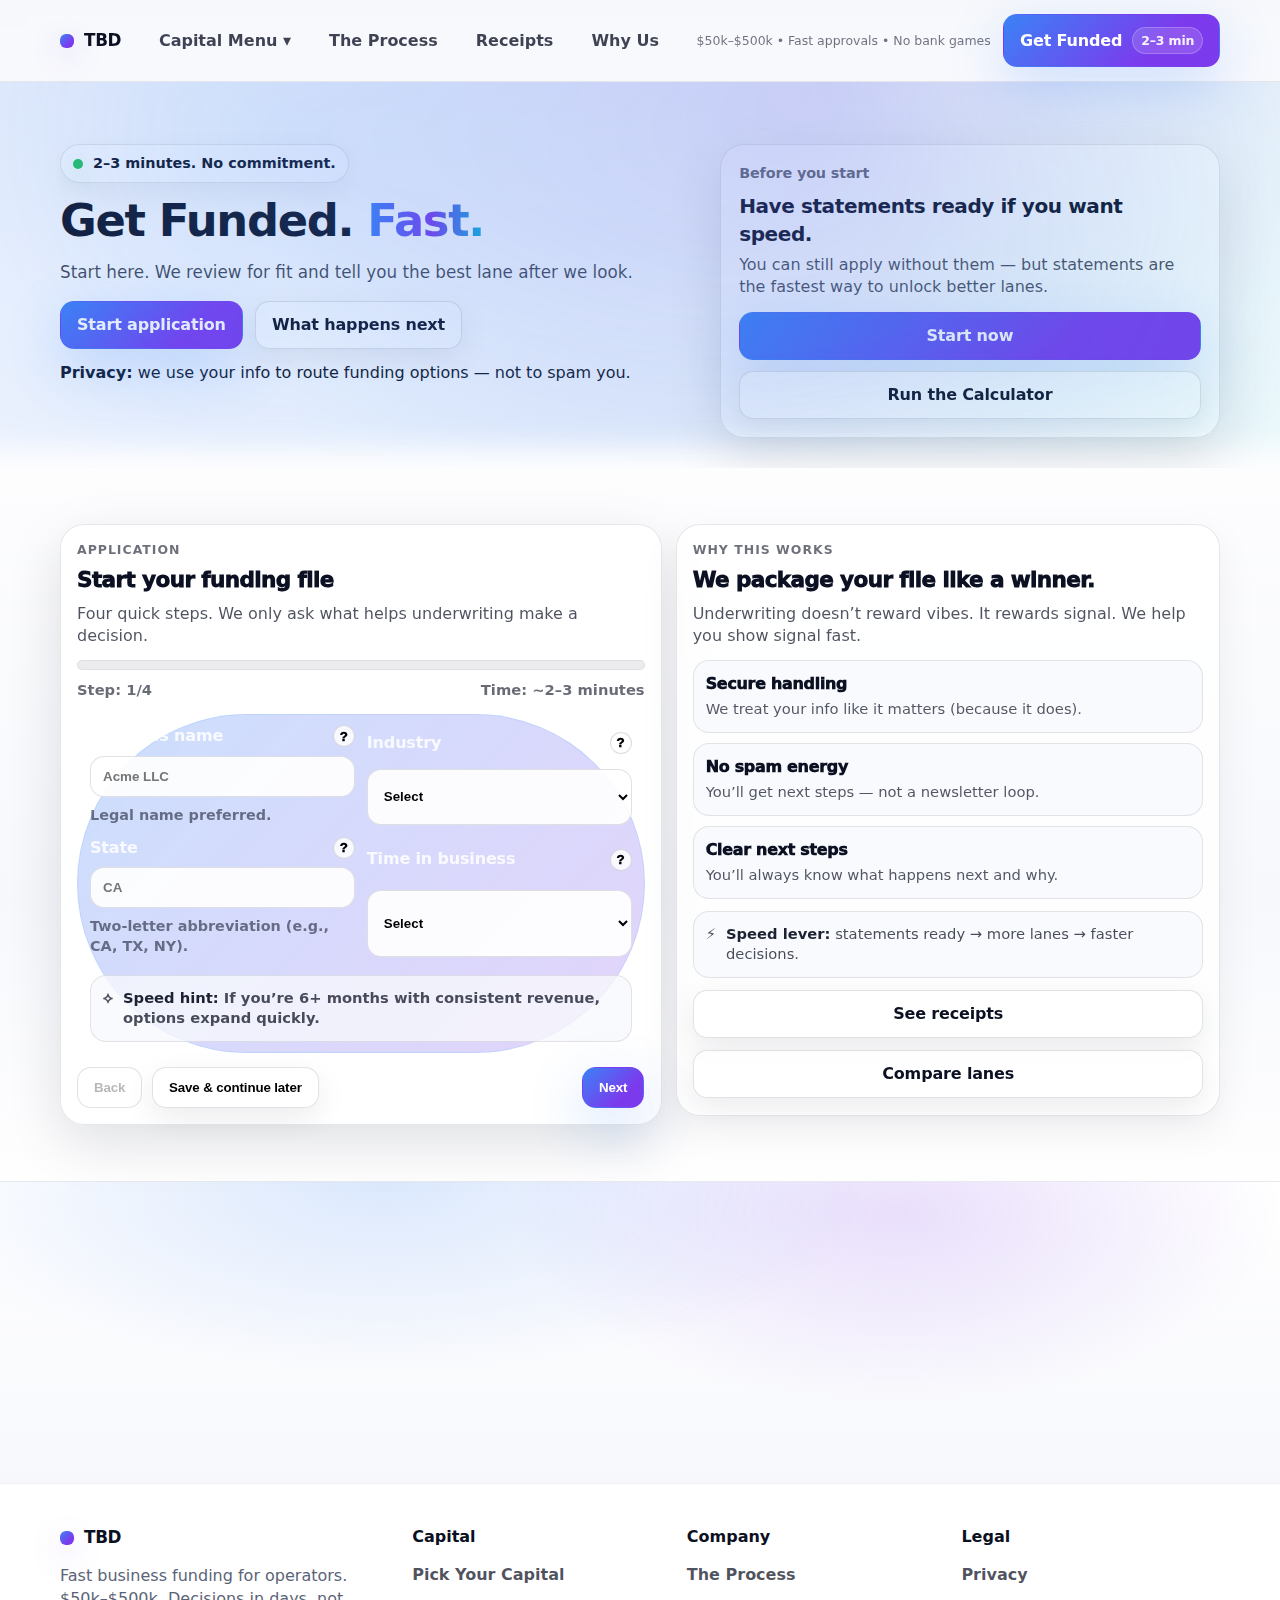
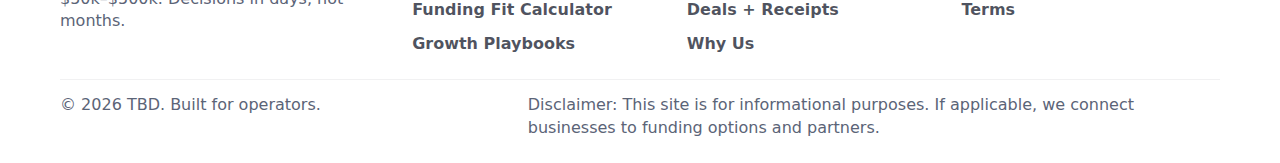
<file: get-funded.html>
<!doctype html>
<html lang="en">
<head>
  <meta charset="utf-8" />
  <meta name="viewport" content="width=device-width, initial-scale=1" />
  <meta name="description" content="Start your funding application. 2–3 minutes. Clear next steps." />
  <title>TBD — Get Funded</title>

  <link rel="preload" href="styles.css" as="style" />
  <link rel="stylesheet" href="styles.css" />

  <style>
    /* Page-local UI (keep shared stable) */
    .hub{ display:grid; grid-template-columns: 1.05fr .95fr; gap: 14px; align-items:start; }
    .formCard{
      border-radius: var(--radius2);
      border: 1px solid rgba(11,16,34,.10);
      background: rgba(255,255,255,.88);
      box-shadow: var(--shadow2);
      padding: 16px;
    }
    .sideCard{
      border-radius: var(--radius2);
      border: 1px solid rgba(11,16,34,.10);
      background: rgba(255,255,255,.82);
      box-shadow: 0 14px 40px rgba(11,16,34,.06);
      padding: 16px;
      position: sticky;
      top: 84px;
    }

    .kicker{
      font-size:.78rem; color: rgba(11,16,34,.6);
      font-weight: 900; letter-spacing:.08em; text-transform: uppercase;
    }
    .title{
      font-weight: 950; letter-spacing:-.03em; font-size: 1.35rem; margin: 6px 0 8px;
    }
    .sub{ color: rgba(11,16,34,.72); margin:0; max-width: 70ch; }

    .progress{
      margin-top: 12px;
      border-radius: 999px;
      height: 10px;
      background: rgba(11,16,34,.08);
      overflow:hidden;
      border: 1px solid rgba(11,16,34,.06);
    }
    .progress__bar{
      height: 100%;
      width: 0%;
      background: linear-gradient(135deg, var(--primary) 0%, var(--primary2) 70%);
      transition: width 220ms var(--ease);
    }
    .stepMeta{
      display:flex; justify-content:space-between; gap: 10px; flex-wrap: wrap;
      margin-top: 10px;
      color: rgba(11,16,34,.62);
      font-weight: 800;
      font-size: .92rem;
    }

    .step{ display:none; margin-top: 14px; }
    .step.is-active{ display:block; }

    .grid2{ display:grid; grid-template-columns: 1fr 1fr; gap: 12px; }
    .field{ display:grid; gap:8px; margin-bottom: 12px; }
    .labelRow{ display:flex; align-items:center; justify-content:space-between; gap: 10px; }
    .label{ font-weight: 900; letter-spacing:-.01em; }
    .hint{ color: rgba(11,16,34,.55); font-weight: 800; font-size: .9rem; }
    .input, .select, .textarea{
      width:100%;
      padding: 12px 12px;
      border-radius: 14px;
      border: 1px solid rgba(11,16,34,.12);
      background: rgba(255,255,255,.92);
      font-weight: 750;
      outline: none;
    }
    .textarea{ min-height: 96px; resize: vertical; }

    .tip{
      display:flex; gap: 10px; align-items:flex-start;
      border-radius: 16px;
      border: 1px solid rgba(11,16,34,.10);
      background: rgba(247,248,252,.78);
      padding: 12px;
      margin-top: 6px;
      color: rgba(11,16,34,.74);
      font-size: .92rem;
    }
    .tip b{ color: rgba(11,16,34,.92); }

    .why{
      position: relative;
      display:inline-flex; align-items:center; justify-content:center;
      width: 22px; height: 22px;
      border-radius: 999px;
      border: 1px solid rgba(11,16,34,.14);
      background: rgba(255,255,255,.85);
      font-weight: 950;
      cursor: pointer;
      flex: 0 0 auto;
    }
    .why::after{
      content: attr(data-tip);
      position:absolute;
      left: 50%;
      transform: translateX(-50%);
      bottom: calc(100% + 10px);
      width: min(320px, 70vw);
      padding: 10px 10px;
      border-radius: 14px;
      border: 1px solid rgba(11,16,34,.12);
      background: rgba(255,255,255,.96);
      box-shadow: 0 14px 40px rgba(11,16,34,.10);
      color: rgba(11,16,34,.80);
      font-weight: 750;
      font-size: .9rem;
      opacity: 0;
      pointer-events:none;
      transition: opacity 140ms var(--ease), transform 140ms var(--ease);
      transform-origin: bottom center;
    }
    .why:hover::after, .why:focus::after{
      opacity: 1;
      transform: translateX(-50%) translateY(-2px);
    }

    .actions{
      display:flex; gap: 10px; flex-wrap: wrap;
      margin-top: 14px;
      align-items:center;
      justify-content:space-between;
    }
    .leftActions{ display:flex; gap: 10px; flex-wrap: wrap; }
    .btn--subtle{
      background: rgba(255,255,255,.75);
      border-color: rgba(11,16,34,.12);
      box-shadow: none;
    }

    .err{
      display:none;
      margin-top: 10px;
      border-radius: 16px;
      border: 1px solid rgba(239,68,68,.22);
      background: rgba(239,68,68,.08);
      color: rgba(153,27,27,.95);
      padding: 10px 12px;
      font-weight: 850;
    }
    .err.is-on{ display:block; }

    .trust{
      display:grid; gap: 10px;
      margin-top: 12px;
    }
    .trustItem{
      border-radius: 16px;
      border: 1px solid rgba(11,16,34,.10);
      background: rgba(247,248,252,.78);
      padding: 12px;
    }
    .trustItem .t{ font-weight: 950; letter-spacing:-.02em; }
    .trustItem .m{ color: rgba(11,16,34,.70); margin-top: 4px; font-size:.92rem; }

    .ok{
      display:none;
      border-radius: var(--radius2);
      border: 1px solid rgba(34,197,94,.22);
      background: rgba(34,197,94,.08);
      padding: 16px;
      margin-top: 14px;
    }
    .ok.is-on{ display:block; }
    .ok h3{ margin: 0 0 8px; font-weight: 950; letter-spacing:-.02em; }
    .ok p{ margin: 0; color: rgba(11,16,34,.74); }
    .nextlist{ margin: 10px 0 0 18px; color: rgba(11,16,34,.74); }
    .nextlist li{ margin: 6px 0; }

    @media (max-width: 980px){
      .hub{ grid-template-columns: 1fr; }
      .sideCard{ position: static; top:auto; }
      .grid2{ grid-template-columns: 1fr; }
    }
  </style>
</head>

<body>
  <a class="skip" href="#main">Skip to content</a>

  <!-- Header -->
  <header class="header" data-elevate-on-scroll>
    <div class="container header__inner">
      <a class="brand" href="index.html" aria-label="TBD Home">
        <span class="brand__mark" aria-hidden="true"></span>
        <span class="brand__name">TBD</span>
      </a>

      <nav class="nav" aria-label="Primary">
        <div class="nav__group">
          <button class="nav__trigger" type="button" data-menu-trigger aria-expanded="false" aria-controls="menu-capital">
            Capital Menu <span class="chev" aria-hidden="true">▾</span>
          </button>
          <div id="menu-capital" class="menu" data-menu>
            <a class="menu__item" href="options.html">Pick Your Capital</a>
            <a class="menu__item" href="calculator.html">Funding Fit Calculator</a>
            <a class="menu__item" href="playbooks.html">Growth Playbooks</a>
          </div>
        </div>

        <a class="nav__link" href="process.html">The Process</a>
        <a class="nav__link" href="proof.html">Receipts</a>
        <a class="nav__link" href="about.html">Why Us</a>
      </nav>

      <div class="header__cta">
        <div class="micro"> $50k–$500k • Fast approvals • No bank games</div>
        <a class="btn btn--primary" href="get-funded.html">
          Get Funded <span class="btn__hint">2–3 min</span>
        </a>

        <button class="burger" type="button" aria-label="Open menu" data-burger aria-expanded="false">
          <span></span><span></span><span></span>
        </button>
      </div>
    </div>

    <!-- Mobile drawer -->
    <div class="drawer" data-drawer aria-hidden="true">
      <div class="drawer__panel">
        <div class="drawer__top">
          <span class="drawer__title">Navigate</span>
          <button class="drawer__close" type="button" data-drawer-close aria-label="Close menu">✕</button>
        </div>

        <div class="drawer__stack">
          <a class="drawer__link" href="options.html">Pick Your Capital</a>
          <a class="drawer__link" href="calculator.html">Funding Fit Calculator</a>
          <a class="drawer__link" href="playbooks.html">Growth Playbooks</a>
          <a class="drawer__link" href="process.html">The Process</a>
          <a class="drawer__link" href="proof.html">Deals + Receipts</a>
          <a class="drawer__link" href="about.html">Humans, Not a Bank</a>
          <a class="btn btn--primary btn--full" href="get-funded.html">Get Funded</a>
        </div>
      </div>
      <div class="drawer__backdrop" data-drawer-close></div>
    </div>
  </header>

  <main id="main">
    <!-- HERO -->
    <section class="hero">
      <div class="container hero__grid">
        <div class="hero__copy reveal">
          <div class="pill">
            <span class="dot" aria-hidden="true"></span>
            2–3 minutes. No commitment.
          </div>

          <h1 class="h1">Get Funded. <span class="ink">Fast.</span></h1>
          <p class="lead">Start here. We review for fit and tell you the best lane after we look.</p>

          <div class="hero__cta">
            <a class="btn btn--primary" href="#apply">Start application</a>
            <a class="btn btn--ghost" href="process.html">What happens next</a>
          </div>

          <div class="goodline" style="margin-top:12px;">
            <span class="spark" aria-hidden="true"></span>
            <span class="mini"><b>Privacy:</b> we use your info to route funding options — not to spam you.</span>
          </div>
        </div>

        <div class="hero__panel reveal">
          <div class="panel">
            <div class="panel__kicker">Before you start</div>
            <div class="panel__title">Have statements ready if you want speed.</div>
            <div class="panel__body">
              You can still apply without them — but statements are the fastest way to unlock better lanes.
            </div>

            <div class="panel__actions">
              <a class="btn btn--primary btn--full" href="#apply">Start now</a>
              <a class="btn btn--ghost btn--full" href="calculator.html">Run the Calculator</a>
            </div>
          </div>
        </div>
      </div>

      <div class="hero__glow" aria-hidden="true"></div>
    </section>

    <!-- APPLICATION HUB -->
    <section class="section" id="apply">
      <div class="container">
        <div class="hub">
          <!-- Form -->
          <div class="formCard reveal">
            <div class="kicker">Application</div>
            <div class="title">Start your funding file</div>
            <p class="sub">Four quick steps. We only ask what helps underwriting make a decision.</p>

            <div class="progress" aria-label="Progress">
              <div class="progress__bar" data-progress></div>
            </div>
            <div class="stepMeta">
              <div><b>Step:</b> <span data-step-label>1</span>/4</div>
              <div><b>Time:</b> ~2–3 minutes</div>
            </div>

            <div class="err" data-error role="alert"></div>

            <form id="fundingForm" novalidate>
              <!-- STEP 1 -->
              <section class="step is-active" data-step="1" aria-label="Step 1">
                <div class="grid2">
                  <div class="field">
                    <div class="labelRow">
                      <label class="label" for="bizName">Business name</label>
                      <button class="why" type="button" tabindex="0"
                        data-tip="So we can package your file correctly and avoid duplicate entries.">?</button>
                    </div>
                    <input class="input" id="bizName" name="bizName" placeholder="Acme LLC" autocomplete="organization" required />
                    <div class="hint">Legal name preferred.</div>
                  </div>

                  <div class="field">
                    <div class="labelRow">
                      <label class="label" for="industry">Industry</label>
                      <button class="why" type="button" tabindex="0"
                        data-tip="Different industries fit different lanes. This helps us route you faster.">?</button>
                    </div>
                    <select class="select" id="industry" name="industry" required>
                      <option value="" selected disabled>Select</option>
                      <option>DTC / Ecommerce</option>
                      <option>B2B SaaS</option>
                      <option>Agency / Services</option>
                      <option>Retail</option>
                      <option>Other</option>
                    </select>
                  </div>
                </div>

                <div class="grid2">
                  <div class="field">
                    <div class="labelRow">
                      <label class="label" for="state">State</label>
                      <button class="why" type="button" tabindex="0"
                        data-tip="Lanes and partners can vary by state. This avoids sending you to dead ends.">?</button>
                    </div>
                    <input class="input" id="state" name="state" placeholder="CA" autocomplete="address-level1" required />
                    <div class="hint">Two-letter abbreviation (e.g., CA, TX, NY).</div>
                  </div>

                  <div class="field">
                    <div class="labelRow">
                      <label class="label" for="timeInBiz">Time in business</label>
                      <button class="why" type="button" tabindex="0"
                        data-tip="History expands your lane options and improves terms.">?</button>
                    </div>
                    <select class="select" id="timeInBiz" name="timeInBiz" required>
                      <option value="" selected disabled>Select</option>
                      <option>0–5 months</option>
                      <option>6–11 months</option>
                      <option>12+ months</option>
                      <option>24+ months</option>
                    </select>
                  </div>
                </div>

                <div class="tip">
                  <div aria-hidden="true">⟡</div>
                  <div><b>Speed hint:</b> If you’re 6+ months with consistent revenue, options expand quickly.</div>
                </div>
              </section>

              <!-- STEP 2 -->
              <section class="step" data-step="2" aria-label="Step 2">
                <div class="grid2">
                  <div class="field">
                    <div class="labelRow">
                      <label class="label" for="monthlyRevenue">Monthly revenue (approx)</label>
                      <button class="why" type="button" tabindex="0"
                        data-tip="Revenue is the cleanest signal of repayment capacity. This affects range + lane.">?</button>
                    </div>
                    <input class="input" id="monthlyRevenue" name="monthlyRevenue" inputmode="numeric" placeholder="50000" required />
                    <div class="hint">Just the number. Example: 50000 for $50k.</div>
                  </div>

                  <div class="field">
                    <div class="labelRow">
                      <label class="label" for="fundingGoal">Funding goal</label>
                      <button class="why" type="button" tabindex="0"
                        data-tip="This helps us pick a lane that can actually clear and not stall.">?</button>
                    </div>
                    <input class="input" id="fundingGoal" name="fundingGoal" inputmode="numeric" placeholder="150000" required />
                    <div class="hint">Between $50k and $500k target.</div>
                  </div>
                </div>

                <div class="field">
                  <div class="labelRow">
                    <label class="label" for="useOfFunds">Primary use of funds</label>
                    <button class="why" type="button" tabindex="0"
                      data-tip="The right lane for inventory is not always the right lane for expansion.">?</button>
                  </div>
                  <select class="select" id="useOfFunds" name="useOfFunds" required>
                    <option value="" selected disabled>Select</option>
                    <option>Inventory / Cashflow</option>
                    <option>Growth (Ads + Hiring)</option>
                    <option>Runway Bridge</option>
                    <option>Expansion / Large purchase</option>
                    <option>Other</option>
                  </select>
                  <div class="hint">One selection is enough.</div>
                </div>

                <div class="tip">
                  <div aria-hidden="true">▦</div>
                  <div><b>Operator truth:</b> mismatch repayment cadence to your cash cycle and you’ll feel it fast.</div>
                </div>
              </section>

              <!-- STEP 3 -->
              <section class="step" data-step="3" aria-label="Step 3">
                <div class="grid2">
                  <div class="field">
                    <div class="labelRow">
                      <label class="label" for="creditRange">Credit range</label>
                      <button class="why" type="button" tabindex="0"
                        data-tip="Different lanes underwrite differently. We use this to avoid lanes that stall.">?</button>
                    </div>
                    <select class="select" id="creditRange" name="creditRange" required>
                      <option value="" selected disabled>Select</option>
                      <option>Below 600</option>
                      <option>600–659</option>
                      <option>660–719</option>
                      <option>720+</option>
                      <option>Prefer not to say</option>
                    </select>
                  </div>

                  <div class="field">
                    <div class="labelRow">
                      <label class="label" for="statementsReady">Statements ready?</label>
                      <button class="why" type="button" tabindex="0"
                        data-tip="Statements unlock speed + better options. Not required to start, but highly recommended.">?</button>
                    </div>
                    <select class="select" id="statementsReady" name="statementsReady" required>
                      <option value="" selected disabled>Select</option>
                      <option>Yes — ready</option>
                      <option>No — not yet</option>
                      <option>Partially</option>
                    </select>
                    <div class="hint">3–6 months is typical.</div>
                  </div>
                </div>

                <div class="field">
                  <div class="labelRow">
                    <label class="label" for="notes">Anything we should know?</label>
                    <button class="why" type="button" tabindex="0"
                      data-tip="Optional. A 1–2 line note can help us package your file better.">?</button>
                  </div>
                  <textarea class="textarea" id="notes" name="notes" placeholder="Example: seasonal revenue, big PO, timing constraints, etc."></textarea>
                  <div class="hint">Optional. Keep it short.</div>
                </div>

                <div class="tip">
                  <div aria-hidden="true">⟡</div>
                  <div><b>Pro move:</b> if your ask is $250k+, add a 3–5 line use-of-funds plan. It wins time.</div>
                </div>
              </section>

              <!-- STEP 4 -->
              <section class="step" data-step="4" aria-label="Step 4">
                <div class="grid2">
                  <div class="field">
                    <div class="labelRow">
                      <label class="label" for="fullName">Your name</label>
                      <button class="why" type="button" tabindex="0"
                        data-tip="So we can follow up with the right person.">?</button>
                    </div>
                    <input class="input" id="fullName" name="fullName" placeholder="Jordan Smith" autocomplete="name" required />
                  </div>

                  <div class="field">
                    <div class="labelRow">
                      <label class="label" for="email">Email</label>
                      <button class="why" type="button" tabindex="0"
                        data-tip="We send next steps and any doc requests here.">?</button>
                    </div>
                    <input class="input" id="email" name="email" placeholder="you@company.com" autocomplete="email" required />
                  </div>
                </div>

                <div class="grid2">
                  <div class="field">
                    <div class="labelRow">
                      <label class="label" for="phone">Phone</label>
                      <button class="why" type="button" tabindex="0"
                        data-tip="Fast approvals often require a quick confirmation. We keep it tight.">?</button>
                    </div>
                    <input class="input" id="phone" name="phone" placeholder="(555) 555-5555" autocomplete="tel" required />
                  </div>

                  <div class="field">
                    <div class="labelRow">
                      <label class="label" for="consent">Contact preference</label>
                      <button class="why" type="button" tabindex="0"
                        data-tip="We respect your time. Pick how you want to communicate.">?</button>
                    </div>
                    <select class="select" id="consent" name="consent" required>
                      <option value="" selected disabled>Select</option>
                      <option>Email</option>
                      <option>Text</option>
                      <option>Call</option>
                    </select>
                  </div>
                </div>

                <div class="tip">
                  <div aria-hidden="true">🔒</div>
                  <div><b>Privacy:</b> We use your info to evaluate and route funding options. We don’t sell your data for fun.</div>
                </div>
              </section>

              <!-- Controls -->
              <div class="actions">
                <div class="leftActions">
                  <button class="btn btn--subtle" type="button" data-back>Back</button>
                  <button class="btn btn--ghost" type="button" data-save>Save & continue later</button>
                </div>

                <div class="leftActions">
                  <button class="btn btn--primary" type="button" data-next>Next</button>
                  <button class="btn btn--primary" type="submit" data-submit style="display:none;">
                    Get Funded <span class="btn__hint">Submit</span>
                  </button>
                </div>
              </div>

              <!-- Success -->
              <div class="ok" data-success>
                <h3>Received. Next: we review + route you to the right lane.</h3>
                <p>If you want speed, have <b>3–6 months bank statements</b> ready. We’ll tell you what we need next.</p>
                <ul class="nextlist">
                  <li>We’ll confirm fit + lane</li>
                  <li>We’ll request essentials (only what matters)</li>
                  <li>You’ll see options, not guesswork</li>
                </ul>
                <div class="section__cta" style="margin-top:12px;">
                  <a class="btn btn--primary" href="process.html">See the process</a>
                  <a class="btn btn--ghost" href="calculator.html">Run the calculator</a>
                </div>
              </div>
            </form>
          </div>

          <!-- Sidebar trust + summary -->
          <aside class="sideCard reveal" aria-label="Trust and summary">
            <div class="kicker">Why this works</div>
            <div class="title">We package your file like a winner.</div>
            <p class="sub">Underwriting doesn’t reward vibes. It rewards signal. We help you show signal fast.</p>

            <div class="trust">
              <div class="trustItem">
                <div class="t">Secure handling</div>
                <div class="m">We treat your info like it matters (because it does).</div>
              </div>
              <div class="trustItem">
                <div class="t">No spam energy</div>
                <div class="m">You’ll get next steps — not a newsletter loop.</div>
              </div>
              <div class="trustItem">
                <div class="t">Clear next steps</div>
                <div class="m">You’ll always know what happens next and why.</div>
              </div>
            </div>

            <div class="tip" style="margin-top:12px;">
              <div aria-hidden="true">⚡</div>
              <div><b>Speed lever:</b> statements ready → more lanes → faster decisions.</div>
            </div>

            <div class="section__cta" style="margin-top:12px;">
              <a class="btn btn--ghost btn--full" href="proof.html">See receipts</a>
              <a class="btn btn--ghost btn--full" href="options.html">Compare lanes</a>
            </div>
          </aside>
        </div>
      </div>
    </section>

    <!-- FINAL CTA -->
    <section class="cta-band">
      <div class="container cta-band__inner reveal">
        <div>
          <h2 class="h2">You’re one clean application away from momentum.</h2>
          <p class="muted">Start now. We’ll route you after review.</p>
        </div>
        <div class="cta-band__actions">
          <a class="btn btn--primary" href="#apply">Start application</a>
          <a class="btn btn--ghost" href="process.html">What happens next</a>
        </div>
      </div>
    </section>
  </main>

  <!-- Mobile bottom action bar -->
  <nav class="actionbar" aria-label="Quick actions">
    <a class="actionbar__item" href="calculator.html">
      <span class="actionbar__icon" aria-hidden="true">⌁</span>
      Calculator
    </a>
    <a class="actionbar__item" href="options.html">
      <span class="actionbar__icon" aria-hidden="true">▦</span>
      Options
    </a>
    <a class="actionbar__item" href="proof.html">
      <span class="actionbar__icon" aria-hidden="true">★</span>
      Receipts
    </a>
    <a class="actionbar__item actionbar__item--primary" href="get-funded.html">
      <span class="actionbar__icon" aria-hidden="true">→</span>
      Get Funded
    </a>
  </nav>

  <!-- Footer -->
  <footer class="footer">
    <div class="container footer__grid">
      <div>
        <div class="brand brand--footer">
          <span class="brand__mark" aria-hidden="true"></span>
          <span class="brand__name">TBD</span>
        </div>
        <p class="muted">Fast business funding for operators. $50k–$500k. Decisions in days, not months.</p>
      </div>

      <div>
        <div class="footer__h">Capital</div>
        <a class="footer__a" href="options.html">Pick Your Capital</a>
        <a class="footer__a" href="calculator.html">Funding Fit Calculator</a>
        <a class="footer__a" href="playbooks.html">Growth Playbooks</a>
      </div>

      <div>
        <div class="footer__h">Company</div>
        <a class="footer__a" href="process.html">The Process</a>
        <a class="footer__a" href="proof.html">Deals + Receipts</a>
        <a class="footer__a" href="about.html">Why Us</a>
      </div>

      <div>
        <div class="footer__h">Legal</div>
        <a class="footer__a" href="privacy.html">Privacy</a>
        <a class="footer__a" href="terms.html">Terms</a>
      </div>
    </div>

    <div class="container footer__bottom">
      <div class="muted">© <span data-year></span> TBD. Built for operators.</div>
      <div class="muted footer__note">
        Disclaimer: This site is for informational purposes. If applicable, we connect businesses to funding options and partners.
      </div>
    </div>
  </footer>

  <script src="app.js" defer></script>

  <script>
    (function(){
      const form = document.getElementById('fundingForm');
      if(!form) return;

      const steps = Array.from(form.querySelectorAll('.step'));
      const nextBtn = form.querySelector('[data-next]');
      const backBtn = form.querySelector('[data-back]');
      const saveBtn = form.querySelector('[data-save]');
      const submitBtn = form.querySelector('[data-submit]');
      const progress = document.querySelector('[data-progress]');
      const stepLabel = document.querySelector('[data-step-label]');
      const errorBox = form.querySelector('[data-error]');
      const success = form.querySelector('[data-success]');

      let idx = 0;

      const requiredByStep = [
        ['bizName','industry','state','timeInBiz'],
        ['monthlyRevenue','fundingGoal','useOfFunds'],
        ['creditRange','statementsReady'],
        ['fullName','email','phone','consent']
      ];

      function showError(msg){
        errorBox.textContent = msg;
        errorBox.classList.add('is-on');
      }
      function clearError(){
        errorBox.textContent = '';
        errorBox.classList.remove('is-on');
      }

      function showStep(i){
        steps.forEach((s, n) => s.classList.toggle('is-active', n === i));
        idx = i;

        const pct = Math.round(((idx) / (steps.length - 1)) * 100);
        if (progress) progress.style.width = pct + '%';
        if (stepLabel) stepLabel.textContent = String(idx + 1);

        backBtn.disabled = idx === 0;

        // toggle next/submit
        if (idx === steps.length - 1){
          nextBtn.style.display = 'none';
          submitBtn.style.display = 'inline-flex';
        } else {
          nextBtn.style.display = 'inline-flex';
          submitBtn.style.display = 'none';
        }
        clearError();
      }

      function getField(name){
        return document.getElementById(name);
      }

      function isEmail(v){
        return /^[^\s@]+@[^\s@]+\.[^\s@]+$/.test(v);
      }

      function normalizeNumber(val){
        const n = String(val).replace(/[^\d]/g,'');
        return n ? parseInt(n,10) : NaN;
      }

      function validateStep(i){
        const ids = requiredByStep[i] || [];
        for (const id of ids){
          const el = getField(id);
          if (!el) continue;
          const v = (el.value || '').trim();
          if (!v){
            showError('Please complete the highlighted fields before continuing.');
            el.focus();
            return false;
          }
          if (id === 'email' && !isEmail(v)){
            showError('Please enter a valid email.');
            el.focus();
            return false;
          }
          if (id === 'monthlyRevenue' || id === 'fundingGoal'){
            const num = normalizeNumber(v);
            if (!Number.isFinite(num) || num <= 0){
              showError('Please enter a valid number (example: 50000).');
              el.focus();
              return false;
            }
          }
          if (id === 'state' && v.length < 2){
            showError('Please enter a valid state abbreviation (e.g., CA).');
            el.focus();
            return false;
          }
        }
        clearError();
        return true;
      }

      function collect(){
        const data = {};
        const els = form.querySelectorAll('input, select, textarea');
        els.forEach(el => {
          if (!el.name) return;
          data[el.name] = (el.value || '').trim();
        });
        return data;
      }

      function saveDraft(){
        const data = collect();
        localStorage.setItem('tbd_funding_draft', JSON.stringify({ data, savedAt: Date.now() }));
      }
      function loadDraft(){
        try{
          const raw = localStorage.getItem('tbd_funding_draft');
          if(!raw) return;
          const parsed = JSON.parse(raw);
          const data = parsed.data || {};
          Object.keys(data).forEach(k => {
            const el = form.querySelector(`[name="${k}"]`);
            if (el) el.value = data[k];
          });
        } catch(e){}
      }

      // Controls
      nextBtn.addEventListener('click', () => {
        if (!validateStep(idx)) return;
        showStep(Math.min(idx + 1, steps.length - 1));
      });

      backBtn.addEventListener('click', () => {
        showStep(Math.max(idx - 1, 0));
      });

      saveBtn.addEventListener('click', () => {
        saveDraft();
        showError('Saved. You can come back later on this device and continue.');
        setTimeout(clearError, 2200);
      });

      // Submit (no backend yet: show success + persist draft)
      form.addEventListener('submit', (e) => {
        e.preventDefault();
        if (!validateStep(idx)) return;

        // Save draft anyway (useful for wiring later)
        saveDraft();

        // Show success state
        success.classList.add('is-on');
        form.querySelectorAll('.step, .actions, .err').forEach(el => el.style.display = 'none');

        // Set progress to 100%
        if (progress) progress.style.width = '100%';
        if (stepLabel) stepLabel.textContent = '4';

        // If you wire a backend later, you can POST collect() here.
      });

      // Init
      loadDraft();
      showStep(0);
    })();
  </script>
</body>
</html>
</file>
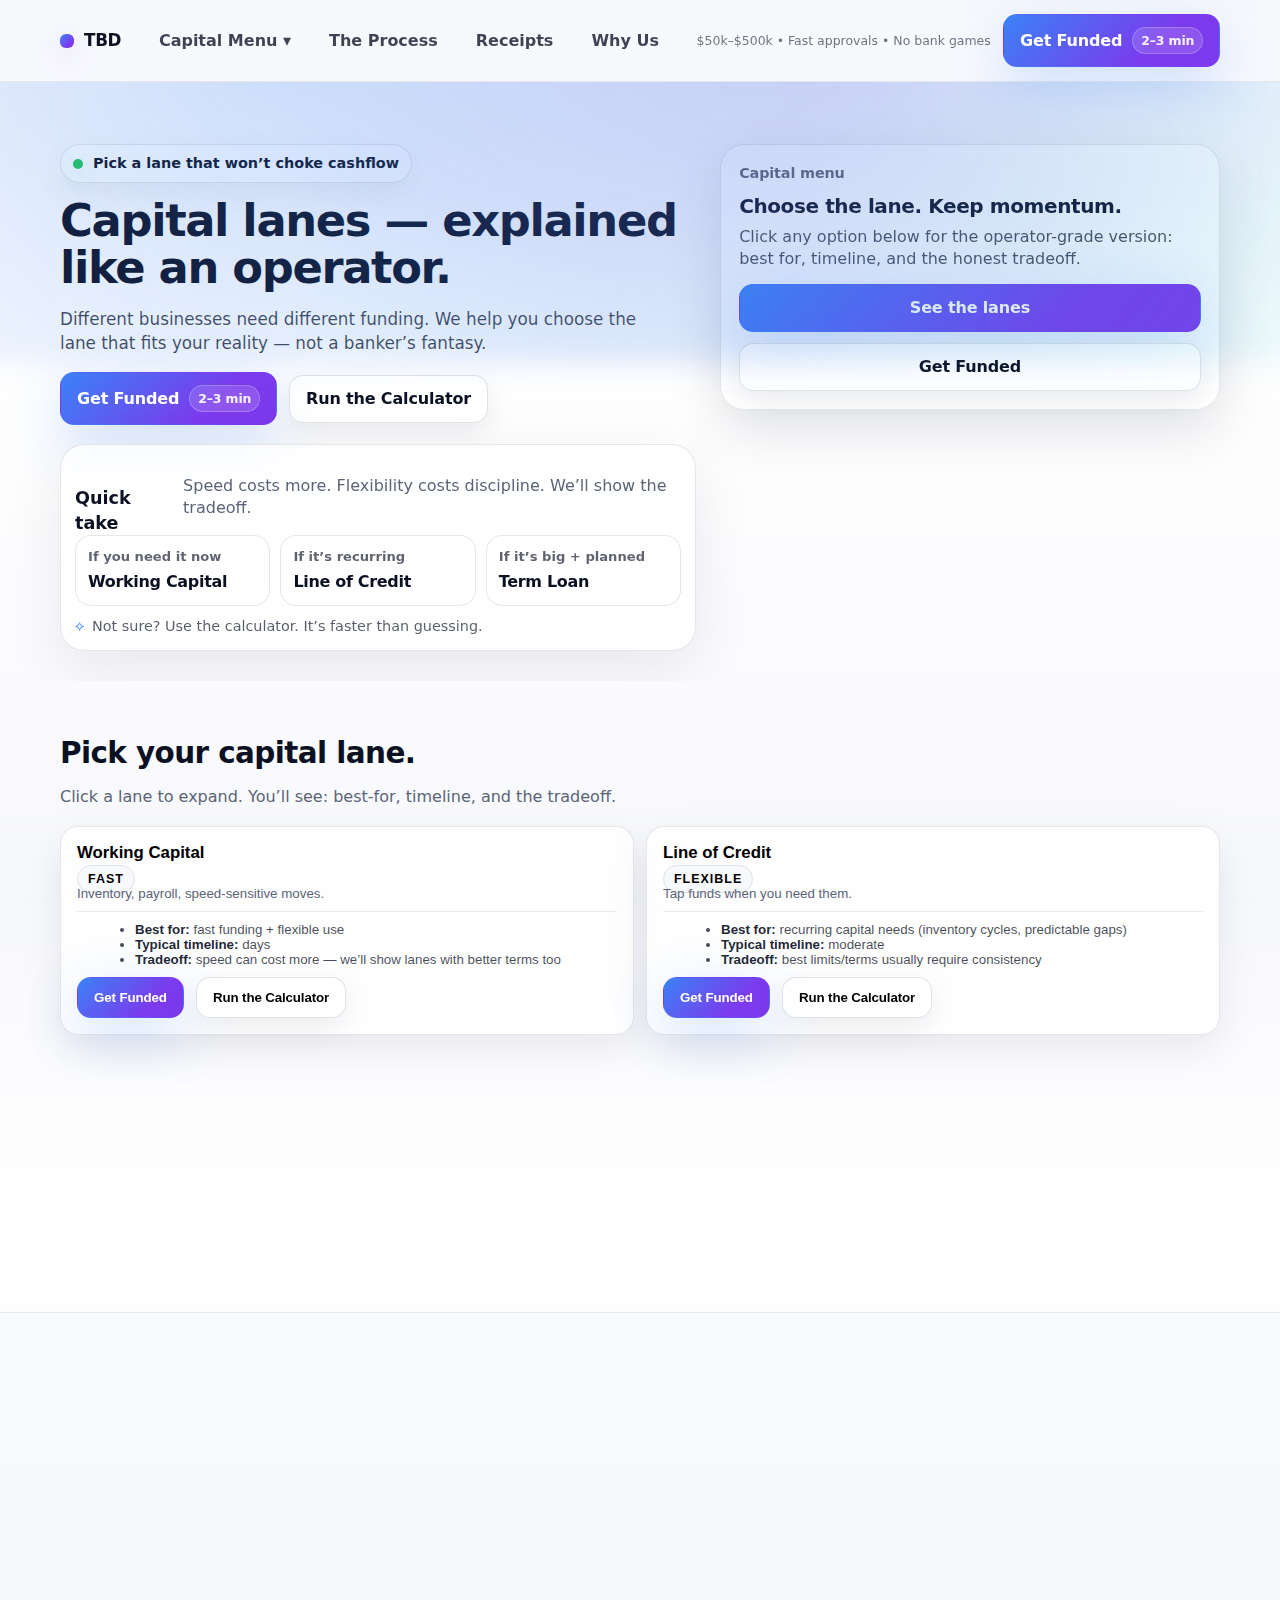
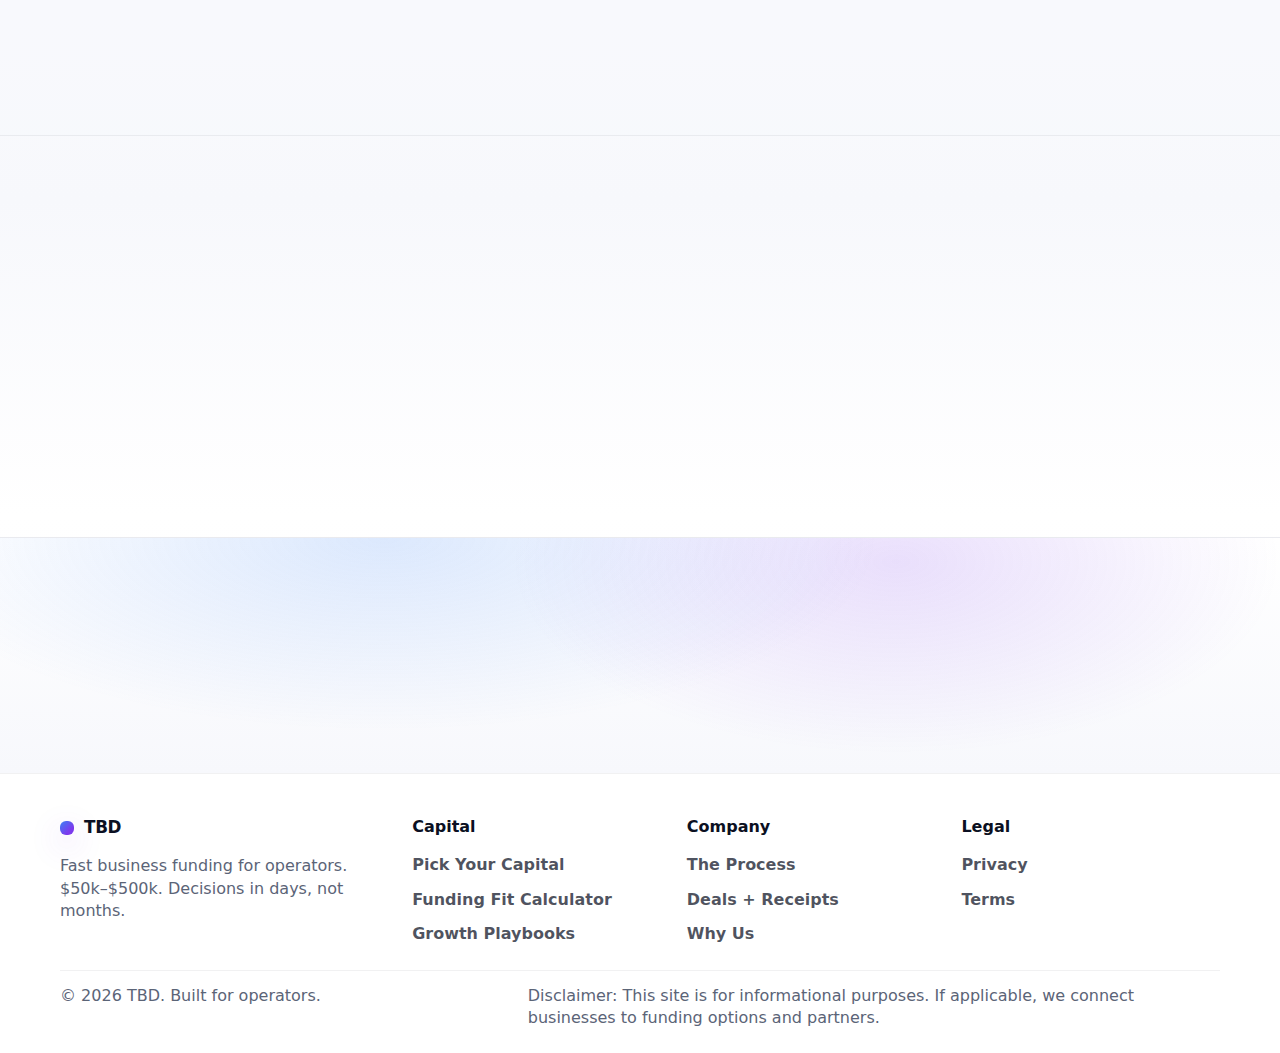
<file: options.html>
<!doctype html>
<html lang="en">
<head>
  <meta charset="utf-8" />
  <meta name="viewport" content="width=device-width, initial-scale=1" />
  <meta name="description" content="Pick the right capital lane for your business. Working Capital, Lines, Term Loans, and more — explained in plain English." />
  <title>TBD — Pick Your Capital</title>

  <link rel="preload" href="styles.css" as="style" />
  <link rel="stylesheet" href="styles.css" />
</head>

<body>
  <a class="skip" href="#main">Skip to content</a>

  <!-- Header (same across site) -->
  <header class="header" data-elevate-on-scroll>
    <div class="container header__inner">
      <a class="brand" href="index.html" aria-label="TBD Home">
        <span class="brand__mark" aria-hidden="true"></span>
        <span class="brand__name">TBD</span>
      </a>

      <nav class="nav" aria-label="Primary">
        <div class="nav__group">
          <button class="nav__trigger" type="button" data-menu-trigger aria-expanded="false" aria-controls="menu-capital">
            Capital Menu <span class="chev" aria-hidden="true">▾</span>
          </button>
          <div id="menu-capital" class="menu" data-menu>
            <a class="menu__item" href="options.html">Pick Your Capital</a>
            <a class="menu__item" href="calculator.html">Funding Fit Calculator</a>
            <a class="menu__item" href="playbooks.html">Growth Playbooks</a>
          </div>
        </div>

        <a class="nav__link" href="process.html">The Process</a>
        <a class="nav__link" href="proof.html">Receipts</a>
        <a class="nav__link" href="about.html">Why Us</a>
      </nav>

      <div class="header__cta">
        <div class="micro"> $50k–$500k • Fast approvals • No bank games</div>
        <a class="btn btn--primary" href="get-funded.html">
          Get Funded <span class="btn__hint">2–3 min</span>
        </a>

        <button class="burger" type="button" aria-label="Open menu" data-burger aria-expanded="false">
          <span></span><span></span><span></span>
        </button>
      </div>
    </div>

    <!-- Mobile drawer -->
    <div class="drawer" data-drawer aria-hidden="true">
      <div class="drawer__panel">
        <div class="drawer__top">
          <span class="drawer__title">Navigate</span>
          <button class="drawer__close" type="button" data-drawer-close aria-label="Close menu">✕</button>
        </div>

        <div class="drawer__stack">
          <a class="drawer__link" href="options.html">Pick Your Capital</a>
          <a class="drawer__link" href="calculator.html">Funding Fit Calculator</a>
          <a class="drawer__link" href="playbooks.html">Growth Playbooks</a>
          <a class="drawer__link" href="process.html">The Process</a>
          <a class="drawer__link" href="proof.html">Deals + Receipts</a>
          <a class="drawer__link" href="about.html">Humans, Not a Bank</a>
          <a class="btn btn--primary btn--full" href="get-funded.html">Get Funded</a>
        </div>
      </div>
      <div class="drawer__backdrop" data-drawer-close></div>
    </div>
  </header>

  <main id="main">
    <!-- HERO -->
    <section class="hero">
      <div class="container hero__grid">
        <div class="hero__copy reveal">
          <div class="pill">
            <span class="dot" aria-hidden="true"></span>
            Pick a lane that won’t choke cashflow
          </div>

          <h1 class="h1">Capital lanes — explained like an operator.</h1>
          <p class="lead">
            Different businesses need different funding. We help you choose the lane that fits your reality — not a banker’s fantasy.
          </p>

          <div class="hero__cta">
            <a class="btn btn--primary" href="get-funded.html">Get Funded <span class="btn__hint">2–3 min</span></a>
            <a class="btn btn--ghost" href="calculator.html">Run the Calculator</a>
          </div>

          <div class="fit reveal" style="margin-top:18px;">
            <div class="fit__top">
              <h2 class="h3">Quick take</h2>
              <p class="muted">Speed costs more. Flexibility costs discipline. We’ll show the tradeoff.</p>
            </div>

            <div class="fit__cards" style="grid-template-columns:repeat(3,1fr);">
              <div class="fitcard">
                <div class="fitcard__k">If you need it now</div>
                <div class="fitcard__v">Working Capital</div>
              </div>
              <div class="fitcard">
                <div class="fitcard__k">If it’s recurring</div>
                <div class="fitcard__v">Line of Credit</div>
              </div>
              <div class="fitcard">
                <div class="fitcard__k">If it’s big + planned</div>
                <div class="fitcard__v">Term Loan</div>
              </div>
            </div>

            <div class="fit__note">
              <span class="shield" aria-hidden="true">⟡</span>
              Not sure? Use the calculator. It’s faster than guessing.
            </div>
          </div>
        </div>

        <div class="hero__panel reveal">
          <div class="panel">
            <div class="panel__kicker">Capital menu</div>
            <div class="panel__title">Choose the lane. Keep momentum.</div>
            <div class="panel__body">
              Click any option below for the operator-grade version: best for, timeline, and the honest tradeoff.
            </div>

            <div class="panel__actions" style="margin-top:14px;">
              <a class="btn btn--primary btn--full" href="#matrix">See the lanes</a>
              <a class="btn btn--ghost btn--full" href="get-funded.html">Get Funded</a>
            </div>
          </div>
        </div>
      </div>

      <div class="hero__glow" aria-hidden="true"></div>
    </section>

    <!-- OPTIONS MATRIX -->
    <section class="section" id="matrix">
      <div class="container">
        <div class="section__head reveal">
          <h2 class="h2">Pick your capital lane.</h2>
          <p class="muted">Click a lane to expand. You’ll see: best-for, timeline, and the tradeoff.</p>
        </div>

        <div class="accordion-grid">
          <button class="acc card reveal" type="button" data-acc id="lane-working-capital" data-lane="working-capital">
            <div class="acc__top">
              <h3 class="h4">Working Capital</h3>
              <span class="tag">Fast</span>
            </div>
            <div class="muted">Inventory, payroll, speed-sensitive moves.</div>
            <div class="acc__body" data-acc-body>
              <ul class="list">
                <li><b>Best for:</b> fast funding + flexible use</li>
                <li><b>Typical timeline:</b> days</li>
                <li><b>Tradeoff:</b> speed can cost more — we’ll show lanes with better terms too</li>
              </ul>
              <div class="section__cta" style="margin-top:10px;">
                <a class="btn btn--primary" href="get-funded.html">Get Funded</a>
                <a class="btn btn--ghost" href="calculator.html">Run the Calculator</a>
              </div>
            </div>
          </button>

          <button class="acc card reveal" type="button" data-acc id="lane-line-of-credit" data-lane="line-of-credit">
            <div class="acc__top">
              <h3 class="h4">Line of Credit</h3>
              <span class="tag">Flexible</span>
            </div>
            <div class="muted">Tap funds when you need them.</div>
            <div class="acc__body" data-acc-body>
              <ul class="list">
                <li><b>Best for:</b> recurring capital needs (inventory cycles, predictable gaps)</li>
                <li><b>Typical timeline:</b> moderate</li>
                <li><b>Tradeoff:</b> best limits/terms usually require consistency</li>
              </ul>
              <div class="section__cta" style="margin-top:10px;">
                <a class="btn btn--primary" href="get-funded.html">Get Funded</a>
                <a class="btn btn--ghost" href="calculator.html">Run the Calculator</a>
              </div>
            </div>
          </button>

          <button class="acc card reveal" type="button" data-acc id="lane-term-loan" data-lane="term-loan">
            <div class="acc__top">
              <h3 class="h4">Term Loan</h3>
              <span class="tag">Bigger</span>
            </div>
            <div class="muted">Stable payments for planned spend.</div>
            <div class="acc__body" data-acc-body>
              <ul class="list">
                <li><b>Best for:</b> expansion, equipment, major projects</li>
                <li><b>Typical timeline:</b> slower than working capital</li>
                <li><b>Tradeoff:</b> stricter underwriting + more documentation</li>
              </ul>
              <div class="section__cta" style="margin-top:10px;">
                <a class="btn btn--primary" href="get-funded.html">Get Funded</a>
                <a class="btn btn--ghost" href="calculator.html">Run the Calculator</a>
              </div>
            </div>
          </button>

          <button class="acc card reveal" type="button" data-acc id="lane-revenue-based" data-lane="revenue-based">
            <div class="acc__top">
              <h3 class="h4">Revenue-Based</h3>
              <span class="tag">Adaptive</span>
            </div>
            <div class="muted">Pay as you earn (if this lane fits).</div>
            <div class="acc__body" data-acc-body>
              <ul class="list">
                <li><b>Best for:</b> strong revenue + variable cashflow</li>
                <li><b>Typical timeline:</b> moderate</li>
                <li><b>Tradeoff:</b> remits fluctuate with revenue (great when used intentionally)</li>
              </ul>
              <div class="section__cta" style="margin-top:10px;">
                <a class="btn btn--primary" href="get-funded.html">Get Funded</a>
                <a class="btn btn--ghost" href="calculator.html">Run the Calculator</a>
              </div>
            </div>
          </button>
        </div>
      </div>
    </section>

    <!-- LANE WIZARD -->
    <section class="section section--soft">
      <div class="container">
        <div class="section__head reveal">
          <h2 class="h2">Choose your lane (no spreadsheets).</h2>
          <p class="muted">Pick your biggest constraint. We’ll point you to the lane that usually fits.</p>
        </div>

        <div class="card reveal">
          <div class="filters" style="margin:0 0 12px;">
            <button class="chip is-active" type="button" data-lane-pick="cashflow">Cashflow gap</button>
            <button class="chip" type="button" data-lane-pick="inventory">Need inventory now</button>
            <button class="chip" type="button" data-lane-pick="growth">Want growth capital</button>
            <button class="chip" type="button" data-lane-pick="planned">Big planned spend</button>
          </div>

          <div class="twocol" style="gap:16px;">
            <div>
              <div class="h3" style="font-weight:900; letter-spacing:-.02em; margin:0 0 8px;">Recommendation</div>
              <p class="muted" id="lane-wizard-copy" style="margin:0;">
                If you’re bridging gaps and smoothing operations, a <b>Line of Credit</b> is often the cleanest lane.
              </p>
              <div class="section__cta" style="margin-top:12px;">
                <a class="btn btn--primary" href="get-funded.html">Get Funded</a>
                <a class="btn btn--ghost" href="calculator.html">Run the Calculator</a>
              </div>
            </div>

            <div>
              <div class="h3" style="font-weight:900; letter-spacing:-.02em; margin:0 0 8px;">What this avoids</div>
              <ul class="list" style="margin-top:0;">
                <li>Overpaying for speed when you don’t need it</li>
                <li>Funding long-term spend with short-term money</li>
                <li>Choosing a lane that punishes your cashflow</li>
              </ul>
              <a class="link" href="#matrix">Jump to the recommended lane →</a>
            </div>
          </div>
        </div>

        <script>
          // Lightweight per-page interaction (no app.js changes needed)
          (function(){
            const picks = Array.from(document.querySelectorAll('[data-lane-pick]'));
            const copy = document.getElementById('lane-wizard-copy');

            const setActive = (btn) => {
              picks.forEach(b => b.classList.toggle('is-active', b === btn));
              const key = btn.getAttribute('data-lane-pick');
              const map = {
                cashflow: {
                  text: 'If you’re bridging gaps and smoothing operations, a <b>Line of Credit</b> is often the cleanest lane.',
                  anchor: '#lane-line-of-credit'
                },
                inventory: {
                  text: 'If timing matters (inventory/POs), <b>Working Capital</b> is usually the fastest lane.',
                  anchor: '#lane-working-capital'
                },
                growth: {
                  text: 'If you’re funding growth (ads/hiring) and want terms that breathe, start with a <b>Line of Credit</b> or <b>Revenue-Based</b> lane.',
                  anchor: '#lane-revenue-based'
                },
                planned: {
                  text: 'If it’s a big planned spend (expansion/equipment), a <b>Term Loan</b> often fits best — if underwriting works.',
                  anchor: '#lane-term-loan'
                }
              };

              const m = map[key] || map.cashflow;
              copy.innerHTML = m.text;

              const jump = document.querySelector('a[href="#matrix"]') || document.querySelector('.link[href="#matrix"]');
              // update the “Jump” link in this card only
              const jumpLink = btn.closest('.card')?.querySelector('.link[href="#matrix"]');
              if (jumpLink) jumpLink.setAttribute('href', m.anchor);
            };

            picks.forEach(btn => btn.addEventListener('click', () => setActive(btn)));
          })();
        </script>
      </div>
    </section>

    <!-- QUALIFICATION SNAPSHOT -->
    <section class="section">
      <div class="container">
        <div class="section__head reveal">
          <h2 class="h2">What typically helps approvals.</h2>
          <p class="muted">We work with reality — but these make it smoother.</p>
        </div>

        <div class="grid4">
          <div class="card reveal">
            <h3 class="h4">6+ months revenue</h3>
            <p class="muted">Preferred. More history = more options.</p>
          </div>
          <div class="card reveal">
            <h3 class="h4">Consistency</h3>
            <p class="muted">Predictable inflows unlock better lanes.</p>
          </div>
          <div class="card reveal">
            <h3 class="h4">Clean statements</h3>
            <p class="muted">We don’t need perfect — we need readable.</p>
          </div>
          <div class="card reveal">
            <h3 class="h4">Clear use of funds</h3>
            <p class="muted">Underwriting loves a plan that makes sense.</p>
          </div>
        </div>

        <div class="section__cta reveal">
          <a class="btn btn--primary" href="get-funded.html">Get Funded</a>
          <a class="btn btn--ghost" href="calculator.html">Run the Calculator</a>
        </div>
      </div>
    </section>

    <!-- FINAL CTA -->
    <section class="cta-band">
      <div class="container cta-band__inner reveal">
        <div>
          <h2 class="h2">Get matched to the lane that fits.</h2>
          <p class="muted">Fast clarity beats slow guessing.</p>
        </div>
        <div class="cta-band__actions">
          <a class="btn btn--primary" href="get-funded.html">Get Funded</a>
          <a class="btn btn--ghost" href="calculator.html">Run the Calculator</a>
        </div>
      </div>
    </section>
  </main>

  <!-- Mobile bottom action bar -->
  <nav class="actionbar" aria-label="Quick actions">
    <a class="actionbar__item" href="calculator.html">
      <span class="actionbar__icon" aria-hidden="true">⌁</span>
      Calculator
    </a>
    <a class="actionbar__item" href="options.html">
      <span class="actionbar__icon" aria-hidden="true">▦</span>
      Options
    </a>
    <a class="actionbar__item" href="proof.html">
      <span class="actionbar__icon" aria-hidden="true">★</span>
      Receipts
    </a>
    <a class="actionbar__item actionbar__item--primary" href="get-funded.html">
      <span class="actionbar__icon" aria-hidden="true">→</span>
      Get Funded
    </a>
  </nav>

  <!-- Footer -->
  <footer class="footer">
    <div class="container footer__grid">
      <div>
        <div class="brand brand--footer">
          <span class="brand__mark" aria-hidden="true"></span>
          <span class="brand__name">TBD</span>
        </div>
        <p class="muted">Fast business funding for operators. $50k–$500k. Decisions in days, not months.</p>
      </div>

      <div>
        <div class="footer__h">Capital</div>
        <a class="footer__a" href="options.html">Pick Your Capital</a>
        <a class="footer__a" href="calculator.html">Funding Fit Calculator</a>
        <a class="footer__a" href="playbooks.html">Growth Playbooks</a>
      </div>

      <div>
        <div class="footer__h">Company</div>
        <a class="footer__a" href="process.html">The Process</a>
        <a class="footer__a" href="proof.html">Deals + Receipts</a>
        <a class="footer__a" href="about.html">Why Us</a>
      </div>

      <div>
        <div class="footer__h">Legal</div>
        <a class="footer__a" href="privacy.html">Privacy</a>
        <a class="footer__a" href="terms.html">Terms</a>
      </div>
    </div>

    <div class="container footer__bottom">
      <div class="muted">© <span data-year></span> TBD. Built for operators.</div>
      <div class="muted footer__note">
        Disclaimer: This site is for informational purposes. If applicable, we connect businesses to funding options and partners.
      </div>
    </div>
  </footer>

  <script src="app.js" defer></script>
</body>
</html>
</file>
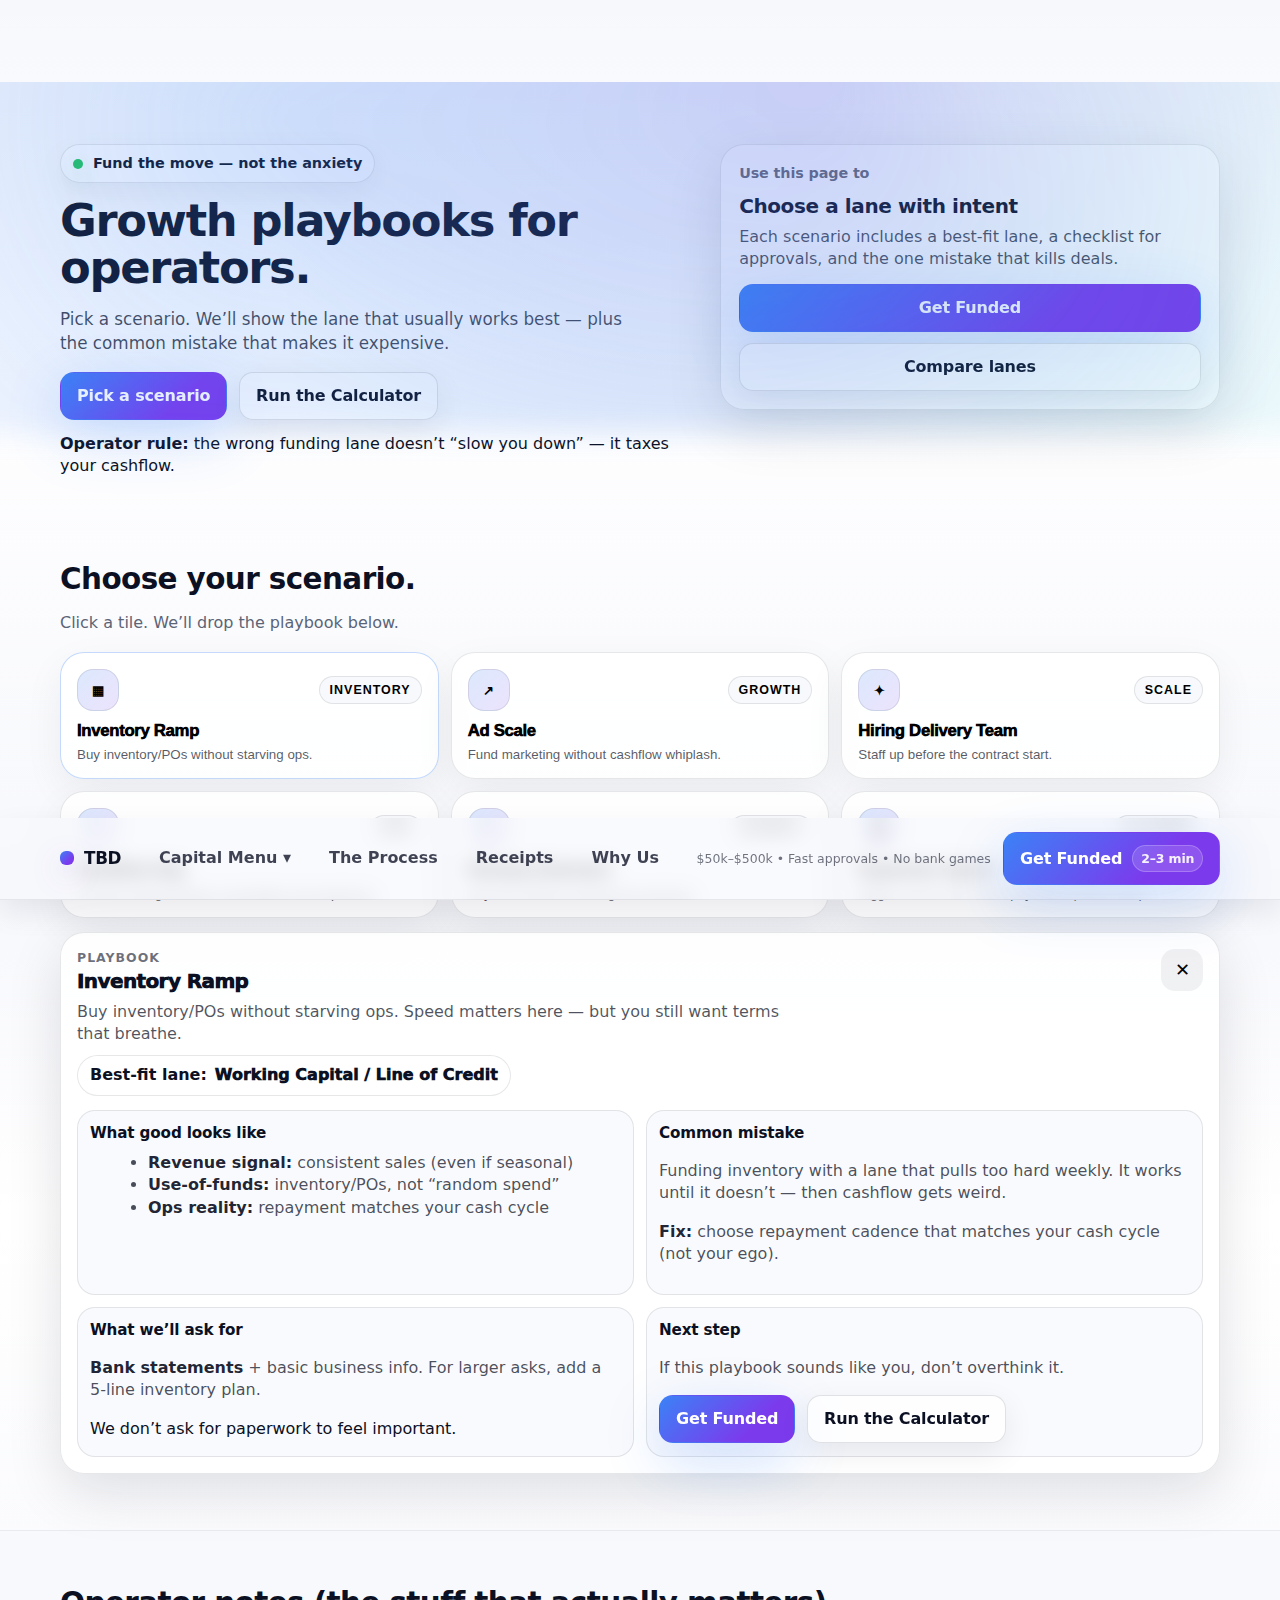
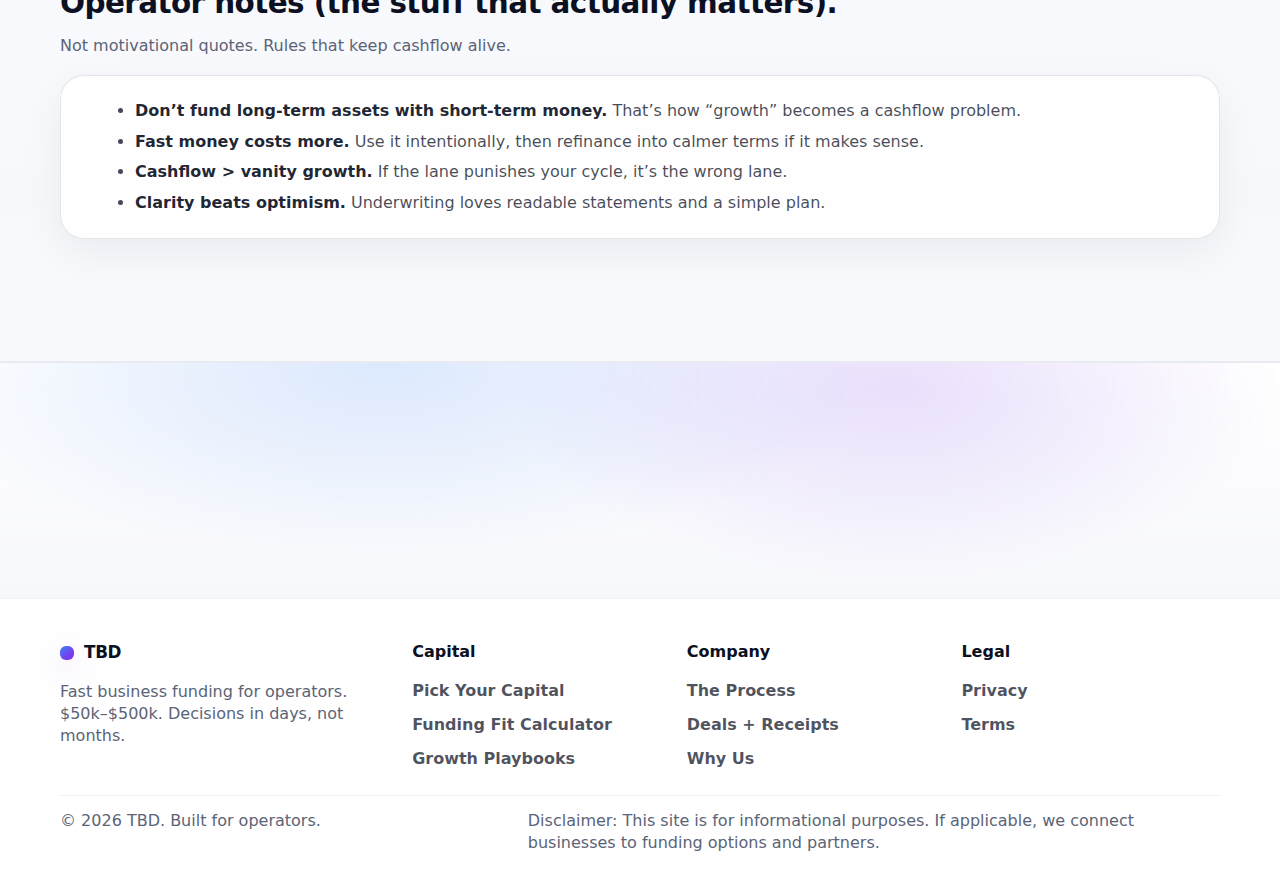
<file: playbooks.html>
<!doctype html>
<html lang="en">
<head>
  <meta charset="utf-8" />
  <meta name="viewport" content="width=device-width, initial-scale=1" />
  <meta name="description" content="Growth playbooks for DTC, SaaS, and agencies. Pick a scenario and see the best-fit funding lane." />
  <title>TBD — Growth Playbooks</title>

  <link rel="preload" href="styles.css" as="style" />
  <link rel="stylesheet" href="styles.css" />

  <style>
    /* Page-local UI (keep shared CSS stable) */
    .tiles{ display:grid; grid-template-columns: repeat(3, 1fr); gap: 12px; }
    .tile{
      text-align:left; cursor:pointer; width:100%;
      border: 1px solid rgba(11,16,34,.10);
      background: rgba(255,255,255,.86);
      box-shadow: 0 14px 40px rgba(11,16,34,.06);
      border-radius: var(--radius2);
      padding: 16px;
      transition: transform 180ms var(--ease), box-shadow 180ms var(--ease), border-color 180ms var(--ease);
    }
    .tile:hover{ transform: translateY(-2px); box-shadow: 0 18px 55px rgba(11,16,34,.10); }
    .tile__top{ display:flex; align-items:center; justify-content:space-between; gap:10px; }
    .tile__icon{
      width: 42px; height: 42px; border-radius: 16px;
      display:grid; place-items:center;
      border:1px solid rgba(11,16,34,.10);
      background: linear-gradient(135deg, rgba(59,130,246,.18), rgba(124,58,237,.14));
      font-weight: 950;
    }
    .tile__title{ font-weight: 950; letter-spacing:-.02em; font-size: 1.05rem; margin: 10px 0 6px; }
    .tile__desc{ color: rgba(11,16,34,.70); margin:0; }
    .tile.is-active{ border-color: rgba(59,130,246,.30); }

    .play{
      margin-top: 14px;
      border-radius: var(--radius2);
      border: 1px solid rgba(11,16,34,.10);
      background: rgba(255,255,255,.86);
      box-shadow: var(--shadow2);
      padding: 16px;
      display:none;
    }
    .play.is-open{ display:block; }
    .play__head{ display:flex; align-items:flex-start; justify-content:space-between; gap:12px; }
    .play__title{ font-weight: 950; letter-spacing:-.03em; font-size: 1.25rem; margin:0; }
    .play__sub{ color: rgba(11,16,34,.72); margin:6px 0 0; max-width: 70ch; }
    .xbtn{
      border:none; cursor:pointer;
      width: 42px; height: 42px; border-radius: 14px;
      background: rgba(11,16,34,.06);
      font-size: 18px;
    }
    .play__grid{ display:grid; grid-template-columns: 1fr 1fr; gap: 12px; margin-top: 14px; }
    .playcard{
      border-radius: 18px;
      border: 1px solid rgba(11,16,34,.10);
      background: rgba(247,248,252,.75);
      padding: 12px;
    }
    .playcard h3{ margin:0 0 6px; font-size:.95rem; letter-spacing:-.01em; }
    .playcard p, .playcard li{ color: rgba(11,16,34,.74); }
    .playcard ul{ margin: 8px 0 0 18px; }
    .playcard b{ color: rgba(11,16,34,.92); }
    .kicker{ font-size:.78rem; color: rgba(11,16,34,.6); font-weight: 900; letter-spacing:.08em; text-transform: uppercase; }
    .hl{
      display:inline-flex; align-items:center; gap:8px;
      padding: 8px 12px;
      border-radius: 999px;
      border: 1px solid rgba(11,16,34,.10);
      background: rgba(255,255,255,.72);
      font-weight: 900;
      margin-top: 10px;
    }

    .notes{
      border-radius: var(--radius2);
      border: 1px solid rgba(11,16,34,.10);
      background: rgba(255,255,255,.82);
      box-shadow: 0 14px 40px rgba(11,16,34,.06);
      padding: 16px;
    }
    .notes ul{ margin: 0 0 0 18px; }
    .notes li{ margin: 8px 0; color: rgba(11,16,34,.76); }
    .notes b{ color: rgba(11,16,34,.92); }

    @media (max-width: 980px){
      .tiles{ grid-template-columns: 1fr; }
      .play__grid{ grid-template-columns: 1fr; }
    }
  </style>
</head>

<body>
  <a class="skip" href="#main">Skip to content</a>

  <!-- Header -->
  <header class="header" data-elevate-on-scroll>
    <div class="container header__inner">
      <a class="brand" href="index.html" aria-label="TBD Home">
        <span class="brand__mark" aria-hidden="true"></span>
        <span class="brand__name">TBD</span>
      </a>

      <nav class="nav" aria-label="Primary">
        <div class="nav__group">
          <button class="nav__trigger" type="button" data-menu-trigger aria-expanded="false" aria-controls="menu-capital">
            Capital Menu <span class="chev" aria-hidden="true">▾</span>
          </button>
          <div id="menu-capital" class="menu" data-menu>
            <a class="menu__item" href="options.html">Pick Your Capital</a>
            <a class="menu__item" href="calculator.html">Funding Fit Calculator</a>
            <a class="menu__item" href="playbooks.html">Growth Playbooks</a>
          </div>
        </div>

        <a class="nav__link" href="process.html">The Process</a>
        <a class="nav__link" href="proof.html">Receipts</a>
        <a class="nav__link" href="about.html">Why Us</a>
      </nav>

      <div class="header__cta">
        <div class="micro"> $50k–$500k • Fast approvals • No bank games</div>
        <a class="btn btn--primary" href="get-funded.html">
          Get Funded <span class="btn__hint">2–3 min</span>
        </a>

        <button class="burger" type="button" aria-label="Open menu" data-burger aria-expanded="false">
          <span></span><span></span><span></span>
        </button>
      </div>
    </div>

    <!-- Mobile drawer -->
    <div class="drawer" data-drawer aria-hidden="true">
      <div class="drawer__panel">
        <div class="drawer__top">
          <span class="drawer__title">Navigate</span>
          <button class="drawer__close" type="button" data-drawer-close aria-label="Close menu">✕</button>
        </div>

        <div class="drawer__stack">
          <a class="drawer__link" href="options.html">Pick Your Capital</a>
          <a class="drawer__link" href="calculator.html">Funding Fit Calculator</a>
          <a class="drawer__link" href="playbooks.html">Growth Playbooks</a>
          <a class="drawer__link" href="process.html">The Process</a>
          <a class="drawer__link" href="proof.html">Deals + Receipts</a>
          <a class="drawer__link" href="about.html">Humans, Not a Bank</a>
          <a class="btn btn--primary btn--full" href="get-funded.html">Get Funded</a>
        </div>
      </div>
      <div class="drawer__backdrop" data-drawer-close></div>
    </div>
  </header>

  <main id="main">
    <!-- HERO -->
    <section class="hero">
      <div class="container hero__grid">
        <div class="hero__copy reveal">
          <div class="pill">
            <span class="dot" aria-hidden="true"></span>
            Fund the move — not the anxiety
          </div>

          <h1 class="h1">Growth playbooks for operators.</h1>
          <p class="lead">
            Pick a scenario. We’ll show the lane that usually works best — plus the common mistake that makes it expensive.
          </p>

          <div class="hero__cta">
            <a class="btn btn--primary" href="#scenarios">Pick a scenario</a>
            <a class="btn btn--ghost" href="calculator.html">Run the Calculator</a>
          </div>

          <div class="goodline" style="margin-top:12px;">
            <span class="spark" aria-hidden="true"></span>
            <span class="mini"><b>Operator rule:</b> the wrong funding lane doesn’t “slow you down” — it taxes your cashflow.</span>
          </div>
        </div>

        <div class="hero__panel reveal">
          <div class="panel">
            <div class="panel__kicker">Use this page to</div>
            <div class="panel__title">Choose a lane with intent</div>
            <div class="panel__body">
              Each scenario includes a best-fit lane, a checklist for approvals, and the one mistake that kills deals.
            </div>

            <div class="panel__actions">
              <a class="btn btn--primary btn--full" href="get-funded.html">Get Funded</a>
              <a class="btn btn--ghost btn--full" href="options.html">Compare lanes</a>
            </div>
          </div>
        </div>
      </div>

      <div class="hero__glow" aria-hidden="true"></div>
    </section>

    <!-- SCENARIO TILES -->
    <section class="section" id="scenarios">
      <div class="container">
        <div class="section__head reveal">
          <h2 class="h2">Choose your scenario.</h2>
          <p class="muted">Click a tile. We’ll drop the playbook below.</p>
        </div>

        <div class="tiles" data-tiles>
          <button class="tile reveal is-active" type="button" data-scn="inventory">
            <div class="tile__top">
              <div class="tile__icon">▦</div>
              <span class="tag">Inventory</span>
            </div>
            <div class="tile__title">Inventory Ramp</div>
            <p class="tile__desc">Buy inventory/POs without starving ops.</p>
          </button>

          <button class="tile reveal" type="button" data-scn="ads">
            <div class="tile__top">
              <div class="tile__icon">↗</div>
              <span class="tag">Growth</span>
            </div>
            <div class="tile__title">Ad Scale</div>
            <p class="tile__desc">Fund marketing without cashflow whiplash.</p>
          </button>

          <button class="tile reveal" type="button" data-scn="hiring">
            <div class="tile__top">
              <div class="tile__icon">✦</div>
              <span class="tag">Scale</span>
            </div>
            <div class="tile__title">Hiring Delivery Team</div>
            <p class="tile__desc">Staff up before the contract start.</p>
          </button>

          <button class="tile reveal" type="button" data-scn="gap">
            <div class="tile__top">
              <div class="tile__icon">⌁</div>
              <span class="tag">Ops</span>
            </div>
            <div class="tile__title">Cashflow Gap</div>
            <p class="tile__desc">Smooth timing between receivables and expenses.</p>
          </button>

          <button class="tile reveal" type="button" data-scn="runway">
            <div class="tile__top">
              <div class="tile__icon">⟡</div>
              <span class="tag">Runway</span>
            </div>
            <div class="tile__title">Runway Extension</div>
            <p class="tile__desc">Buy time without choking the business.</p>
          </button>

          <button class="tile reveal" type="button" data-scn="expansion">
            <div class="tile__top">
              <div class="tile__icon">▣</div>
              <span class="tag">Planned</span>
            </div>
            <div class="tile__title">Expansion Spend</div>
            <p class="tile__desc">Bigger moves with stable payments (when it fits).</p>
          </button>
        </div>

        <!-- Playbook output -->
        <div class="play reveal is-open" id="playbook" aria-live="polite">
          <div class="play__head">
            <div>
              <div class="kicker">Playbook</div>
              <h3 class="play__title" id="pTitle">Inventory Ramp</h3>
              <p class="play__sub" id="pSub">Buy inventory/POs without starving ops. Speed matters here — but you still want terms that breathe.</p>

              <div class="hl" id="pLane">Best-fit lane: <span style="font-weight:950;">Working Capital / Line of Credit</span></div>
            </div>

            <button class="xbtn" type="button" aria-label="Hide playbook" id="pClose">✕</button>
          </div>

          <div class="play__grid">
            <div class="playcard">
              <h3>What good looks like</h3>
              <ul id="pLooks">
                <li><b>Revenue signal:</b> consistent sales (even if seasonal)</li>
                <li><b>Use-of-funds:</b> inventory/POs, not “random spend”</li>
                <li><b>Ops reality:</b> you can repay without starving payroll</li>
              </ul>
            </div>

            <div class="playcard">
              <h3>Common mistake</h3>
              <p id="pMistake">
                Funding inventory with a lane that pulls too hard weekly. It “works” until it doesn’t — and then cashflow gets weird.
              </p>
              <p class="mini" id="pFix"><b>Fix:</b> choose a lane whose repayment cadence matches your cash cycle.</p>
            </div>

            <div class="playcard">
              <h3>What we’ll ask for</h3>
              <p id="pNeed"><b>Bank statements</b> + basic business info. If it’s large, bring a quick use-of-funds plan.</p>
              <div class="mini">We don’t ask for paperwork to feel important.</div>
            </div>

            <div class="playcard">
              <h3>Next step</h3>
              <p class="mini">If this playbook sounds like you, don’t overthink it.</p>
              <div class="section__cta" style="margin-top:10px;">
                <a class="btn btn--primary" href="get-funded.html">Get Funded</a>
                <a class="btn btn--ghost" href="calculator.html">Run the Calculator</a>
              </div>
            </div>
          </div>
        </div>

      </div>
    </section>

    <!-- OPERATOR NOTES -->
    <section class="section section--soft">
      <div class="container">
        <div class="section__head reveal">
          <h2 class="h2">Operator notes (the stuff that actually matters).</h2>
          <p class="muted">Not motivational quotes. Rules that keep cashflow alive.</p>
        </div>

        <div class="notes reveal">
          <ul>
            <li><b>Don’t fund long-term assets with short-term money.</b> That’s how “growth” becomes a cashflow problem.</li>
            <li><b>Fast money costs more.</b> Use it intentionally, then refinance into calmer terms if it makes sense.</li>
            <li><b>Cashflow > vanity growth.</b> If the lane punishes your cycle, it’s the wrong lane.</li>
            <li><b>Clarity beats optimism.</b> Underwriting loves readable statements and a simple plan.</li>
          </ul>
        </div>

        <div class="section__cta reveal">
          <a class="btn btn--primary" href="get-funded.html">Get Funded</a>
          <a class="btn btn--ghost" href="options.html">Compare lanes</a>
        </div>
      </div>
    </section>

    <!-- FINAL CTA -->
    <section class="cta-band">
      <div class="container cta-band__inner reveal">
        <div>
          <h2 class="h2">Pick a scenario. Get funded. Move.</h2>
          <p class="muted">If you’re doing real revenue, we can usually find the lane that fits.</p>
        </div>
        <div class="cta-band__actions">
          <a class="btn btn--primary" href="get-funded.html">Get Funded</a>
          <a class="btn btn--ghost" href="calculator.html">Run the Calculator</a>
        </div>
      </div>
    </section>
  </main>

  <!-- Mobile bottom action bar -->
  <nav class="actionbar" aria-label="Quick actions">
    <a class="actionbar__item" href="calculator.html">
      <span class="actionbar__icon" aria-hidden="true">⌁</span>
      Calculator
    </a>
    <a class="actionbar__item" href="options.html">
      <span class="actionbar__icon" aria-hidden="true">▦</span>
      Options
    </a>
    <a class="actionbar__item" href="proof.html">
      <span class="actionbar__icon" aria-hidden="true">★</span>
      Receipts
    </a>
    <a class="actionbar__item actionbar__item--primary" href="get-funded.html">
      <span class="actionbar__icon" aria-hidden="true">→</span>
      Get Funded
    </a>
  </nav>

  <!-- Footer -->
  <footer class="footer">
    <div class="container footer__grid">
      <div>
        <div class="brand brand--footer">
          <span class="brand__mark" aria-hidden="true"></span>
          <span class="brand__name">TBD</span>
        </div>
        <p class="muted">Fast business funding for operators. $50k–$500k. Decisions in days, not months.</p>
      </div>

      <div>
        <div class="footer__h">Capital</div>
        <a class="footer__a" href="options.html">Pick Your Capital</a>
        <a class="footer__a" href="calculator.html">Funding Fit Calculator</a>
        <a class="footer__a" href="playbooks.html">Growth Playbooks</a>
      </div>

      <div>
        <div class="footer__h">Company</div>
        <a class="footer__a" href="process.html">The Process</a>
        <a class="footer__a" href="proof.html">Deals + Receipts</a>
        <a class="footer__a" href="about.html">Why Us</a>
      </div>

      <div>
        <div class="footer__h">Legal</div>
        <a class="footer__a" href="privacy.html">Privacy</a>
        <a class="footer__a" href="terms.html">Terms</a>
      </div>
    </div>

    <div class="container footer__bottom">
      <div class="muted">© <span data-year></span> TBD. Built for operators.</div>
      <div class="muted footer__note">
        Disclaimer: This site is for informational purposes. If applicable, we connect businesses to funding options and partners.
      </div>
    </div>
  </footer>

  <script src="app.js" defer></script>

  <script>
    (function(){
      const tiles = Array.from(document.querySelectorAll('[data-scn]'));
      const play = document.getElementById('playbook');
      const close = document.getElementById('pClose');

      const pTitle = document.getElementById('pTitle');
      const pSub = document.getElementById('pSub');
      const pLane = document.getElementById('pLane');
      const pLooks = document.getElementById('pLooks');
      const pMistake = document.getElementById('pMistake');
      const pFix = document.getElementById('pFix');
      const pNeed = document.getElementById('pNeed');

      const data = {
        inventory: {
          title: "Inventory Ramp",
          sub: "Buy inventory/POs without starving ops. Speed matters here — but you still want terms that breathe.",
          lane: "Best-fit lane: Working Capital / Line of Credit",
          looks: [
            "<li><b>Revenue signal:</b> consistent sales (even if seasonal)</li>",
            "<li><b>Use-of-funds:</b> inventory/POs, not “random spend”</li>",
            "<li><b>Ops reality:</b> repayment matches your cash cycle</li>"
          ],
          mistake: "Funding inventory with a lane that pulls too hard weekly. It works until it doesn’t — then cashflow gets weird.",
          fix: "<b>Fix:</b> choose repayment cadence that matches your cash cycle (not your ego).",
          need: "<b>Bank statements</b> + basic business info. For larger asks, add a 5-line inventory plan."
        },
        ads: {
          title: "Ad Scale",
          sub: "Fund marketing without cashflow whiplash. You want room to test without panic.",
          lane: "Best-fit lane: Line of Credit / Revenue-Based",
          looks: [
            "<li><b>Signal:</b> stable baseline revenue before you crank spend</li>",
            "<li><b>Plan:</b> test budget + guardrails (CAC, payback window)</li>",
            "<li><b>Discipline:</b> you can cut spend fast if metrics dip</li>"
          ],
          mistake: "Scaling ads with capital that demands repayment before your payback window completes.",
          fix: "<b>Fix:</b> match repayment timing to payback timing. Simple. Rare.",
          need: "<b>Bank statements</b> + a simple ad plan (budget + expected payback)."
        },
        hiring: {
          title: "Hiring Delivery Team",
          sub: "Staff up before the contract start so delivery doesn’t wobble.",
          lane: "Best-fit lane: Working Capital / Line",
          looks: [
            "<li><b>Signal:</b> signed work / predictable receivables</li>",
            "<li><b>Use:</b> payroll + ramp costs</li>",
            "<li><b>Ops:</b> margin supports repayment without stress</li>"
          ],
          mistake: "Hiring ahead of cashflow with a lane that pulls aggressively while you’re still onboarding.",
          fix: "<b>Fix:</b> pick a lane that gives you a ramp, not a chokehold.",
          need: "<b>Statements</b> + basic info. If available: invoices/receivables summary."
        },
        gap: {
          title: "Cashflow Gap",
          sub: "Smooth timing between receivables and expenses. Keep delivery clean.",
          lane: "Best-fit lane: Line of Credit",
          looks: [
            "<li><b>Signal:</b> recurring receivables (even if lumpy)</li>",
            "<li><b>Use:</b> bridge gaps, not fund long-term projects</li>",
            "<li><b>Habit:</b> pay down + reuse (don’t stack)</li>"
          ],
          mistake: "Using short-term money to cover a long-term margin problem.",
          fix: "<b>Fix:</b> if the gap is permanent, fix pricing/terms — not just funding.",
          need: "<b>Statements</b> + receivables timing (basic)."
        },
        runway: {
          title: "Runway Extension",
          sub: "Buy time without choking the business. The goal is calm decisions, not panic funding.",
          lane: "Best-fit lane: Bridge / Working Capital (case-by-case)",
          looks: [
            "<li><b>Signal:</b> clear path to revenue event (close, season, renewal)</li>",
            "<li><b>Plan:</b> what changes during runway (cuts, growth, focus)</li>",
            "<li><b>Reality:</b> repayment fits your expected timeline</li>"
          ],
          mistake: "Taking runway money without changing anything — then you’re just paying for more stress.",
          fix: "<b>Fix:</b> runway must come with operational change. Otherwise it’s expensive denial.",
          need: "<b>Statements</b> + a short runway plan (what changes + when)."
        },
        expansion: {
          title: "Expansion Spend",
          sub: "Bigger moves with stable payments — if underwriting fits your situation.",
          lane: "Best-fit lane: Term Loan",
          looks: [
            "<li><b>Signal:</b> stable revenue + clear spend ROI</li>",
            "<li><b>Use:</b> planned spend (equipment, buildout, expansion)</li>",
            "<li><b>Comfort:</b> you can handle fixed payments</li>"
          ],
          mistake: "Funding expansion with short-term money because it’s faster to get.",
          fix: "<b>Fix:</b> match term length to asset life. Boring. Correct.",
          need: "<b>Statements</b> + spend plan + basic numbers. Clean files win."
        }
      };

      function setActive(btn){
        tiles.forEach(t => t.classList.toggle('is-active', t === btn));
      }

      function openPlay(key){
        const d = data[key] || data.inventory;
        pTitle.textContent = d.title;
        pSub.textContent = d.sub;
        pLane.innerHTML = `Best-fit lane: <span style="font-weight:950;">${d.lane.replace('Best-fit lane: ','')}</span>`;
        pLooks.innerHTML = d.looks.join('');
        pMistake.textContent = d.mistake;
        pFix.innerHTML = d.fix;
        pNeed.innerHTML = d.need;

        play.classList.add('is-open');
        play.scrollIntoView({ behavior:'smooth', block:'start' });
      }

      tiles.forEach(btn => btn.addEventListener('click', () => {
        const key = btn.getAttribute('data-scn');
        setActive(btn);
        openPlay(key);
      }));

      close.addEventListener('click', () => play.classList.remove('is-open'));

      // Init
      openPlay('inventory');
    })();
  </script>
</body>
</html>
</file>
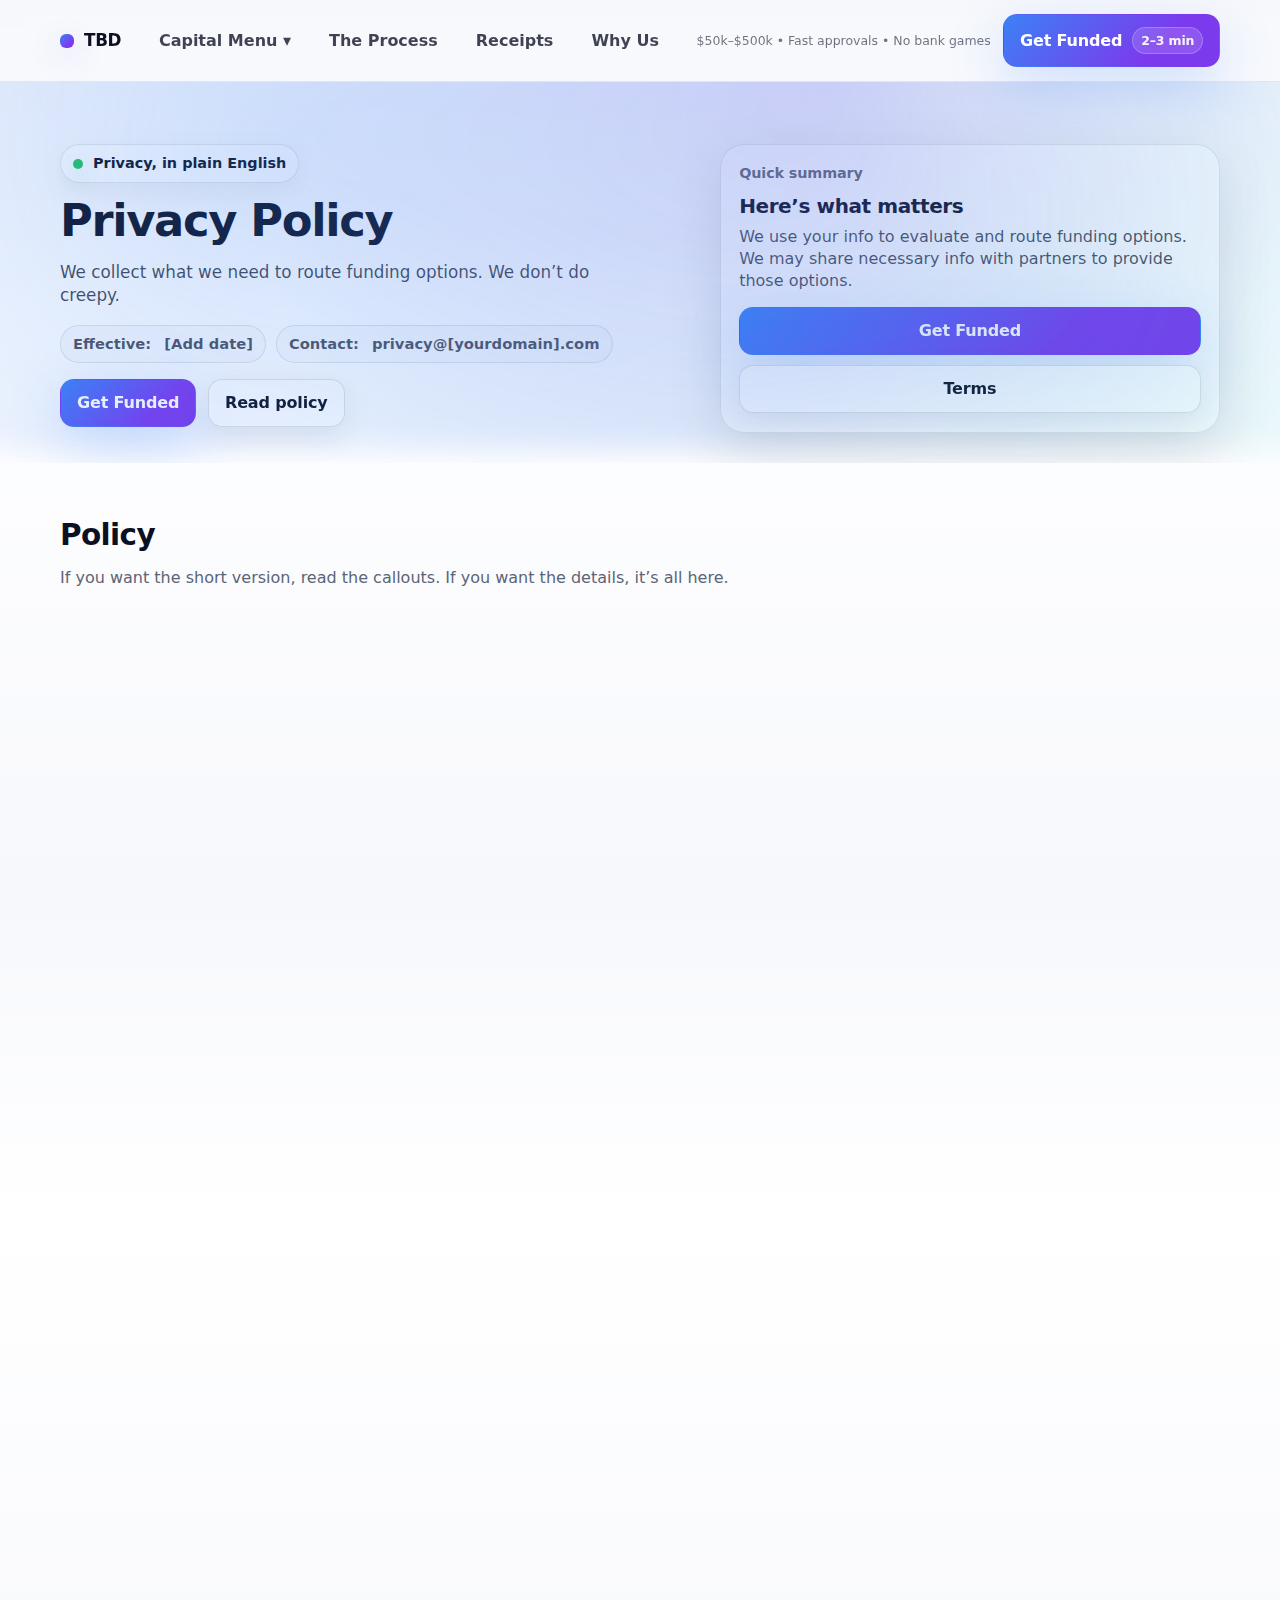
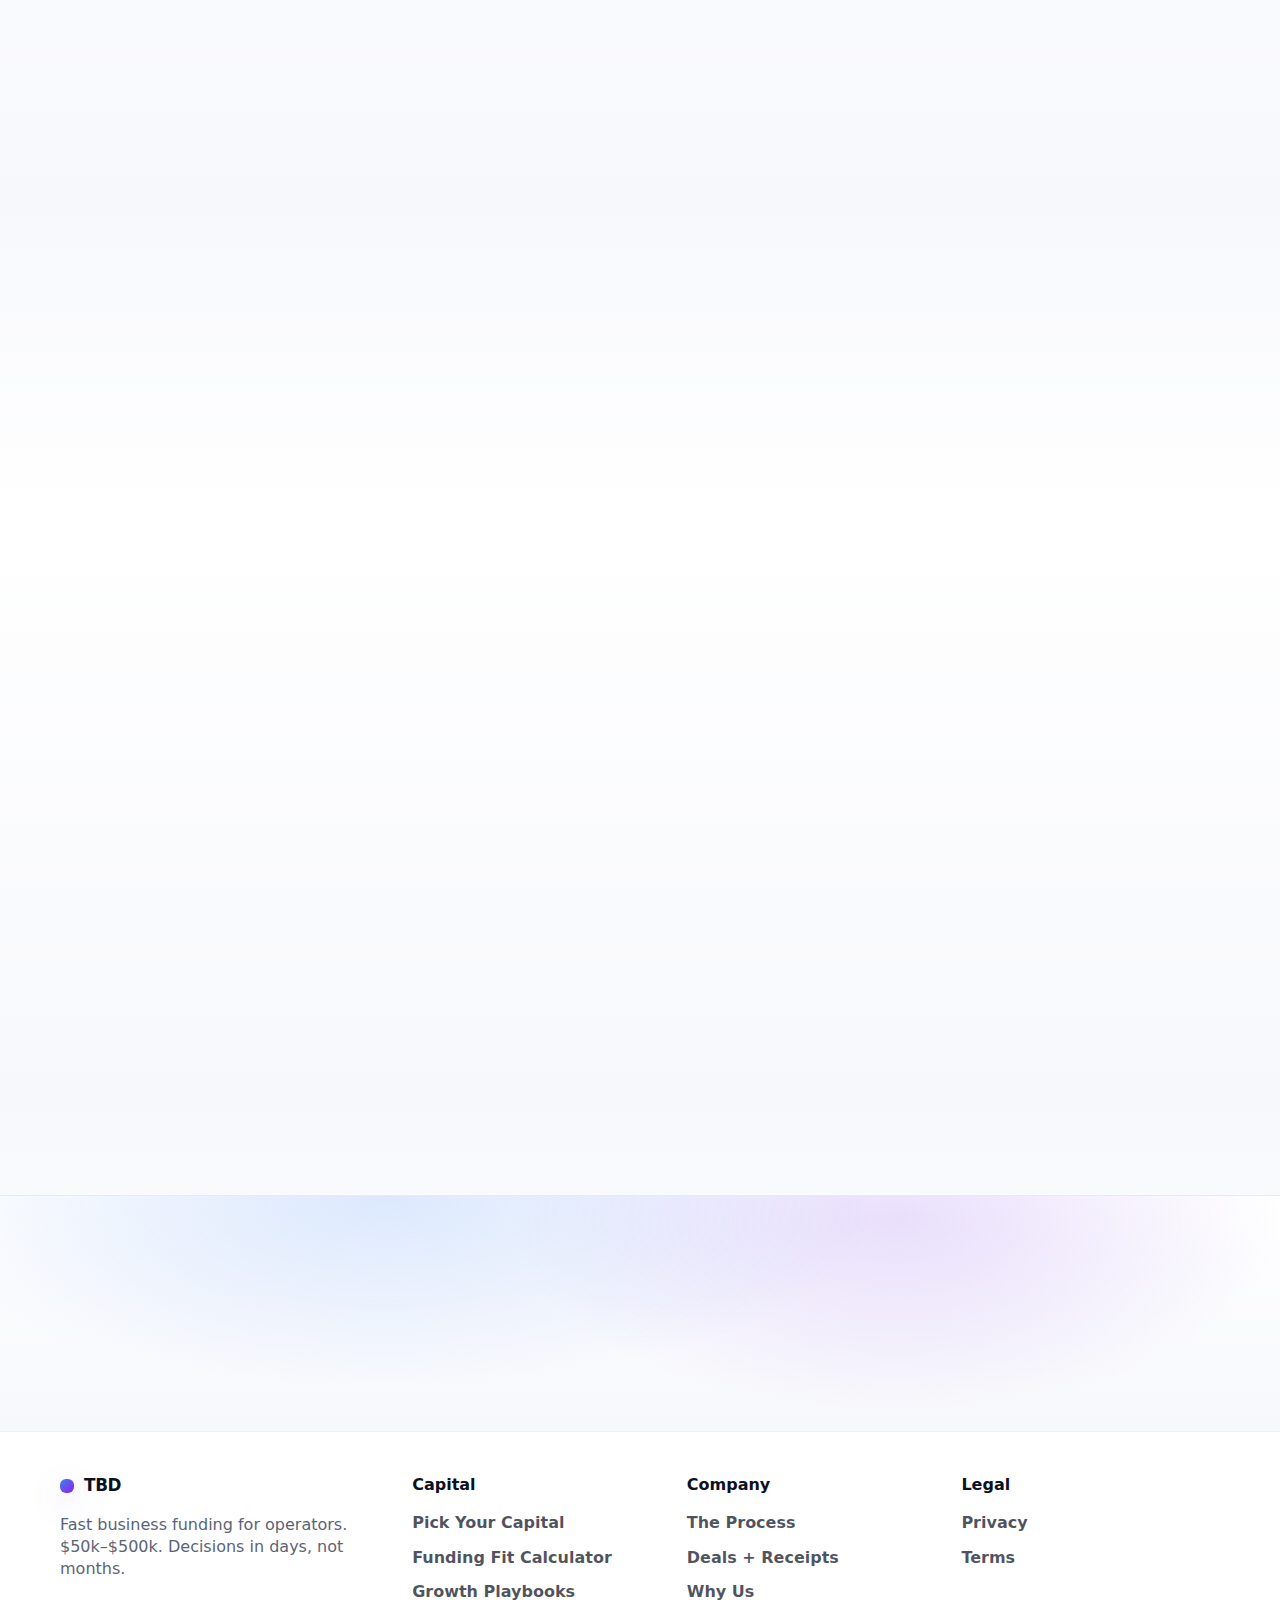
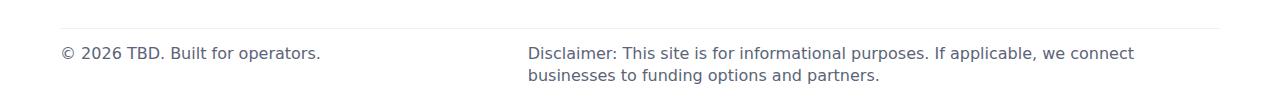
<file: privacy.html>
<!doctype html>
<html lang="en">
<head>
  <meta charset="utf-8" />
  <meta name="viewport" content="width=device-width, initial-scale=1" />
  <meta name="description" content="Privacy policy for TBD. What we collect, why we collect it, and how we use it." />
  <title>TBD — Privacy Policy</title>

  <link rel="preload" href="styles.css" as="style" />
  <link rel="stylesheet" href="styles.css" />

  <style>
    /* Page-local typography helpers */
    .legal{
      border-radius: var(--radius2);
      border: 1px solid rgba(11,16,34,.10);
      background: rgba(255,255,255,.86);
      box-shadow: var(--shadow2);
      padding: 16px;
    }
    .legal h2{ margin-top: 18px; }
    .legal h2:first-child{ margin-top: 0; }
    .legal p, .legal li{
      color: rgba(11,16,34,.74);
      line-height: 1.65;
    }
    .legal b{ color: rgba(11,16,34,.92); }
    .metaRow{
      display:flex; flex-wrap:wrap; gap:10px; align-items:center;
      margin-top: 10px;
    }
    .metaPill{
      display:inline-flex; align-items:center; gap:8px;
      padding: 8px 12px;
      border-radius: 999px;
      border: 1px solid rgba(11,16,34,.10);
      background: rgba(247,248,252,.78);
      color: rgba(11,16,34,.72);
      font-weight: 900;
      font-size: .92rem;
    }
    .toc{
      margin-top: 14px;
      padding: 12px;
      border-radius: 18px;
      border: 1px solid rgba(11,16,34,.10);
      background: rgba(247,248,252,.72);
    }
    .toc a{ display:block; padding: 8px 10px; border-radius: 14px; color: rgba(11,16,34,.78); font-weight: 850; }
    .toc a:hover{ background: rgba(255,255,255,.72); }
    .callout{
      margin-top: 14px;
      border-radius: 18px;
      border: 1px solid rgba(11,16,34,.10);
      background: linear-gradient(135deg, rgba(59,130,246,.08), rgba(124,58,237,.06));
      padding: 14px;
      color: rgba(11,16,34,.74);
    }
    .callout b{ color: rgba(11,16,34,.92); }
  </style>
</head>

<body>
  <a class="skip" href="#main">Skip to content</a>

  <!-- Header -->
  <header class="header" data-elevate-on-scroll>
    <div class="container header__inner">
      <a class="brand" href="index.html" aria-label="TBD Home">
        <span class="brand__mark" aria-hidden="true"></span>
        <span class="brand__name">TBD</span>
      </a>

      <nav class="nav" aria-label="Primary">
        <div class="nav__group">
          <button class="nav__trigger" type="button" data-menu-trigger aria-expanded="false" aria-controls="menu-capital">
            Capital Menu <span class="chev" aria-hidden="true">▾</span>
          </button>
          <div id="menu-capital" class="menu" data-menu>
            <a class="menu__item" href="options.html">Pick Your Capital</a>
            <a class="menu__item" href="calculator.html">Funding Fit Calculator</a>
            <a class="menu__item" href="playbooks.html">Growth Playbooks</a>
          </div>
        </div>

        <a class="nav__link" href="process.html">The Process</a>
        <a class="nav__link" href="proof.html">Receipts</a>
        <a class="nav__link" href="about.html">Why Us</a>
      </nav>

      <div class="header__cta">
        <div class="micro"> $50k–$500k • Fast approvals • No bank games</div>
        <a class="btn btn--primary" href="get-funded.html">
          Get Funded <span class="btn__hint">2–3 min</span>
        </a>

        <button class="burger" type="button" aria-label="Open menu" data-burger aria-expanded="false">
          <span></span><span></span><span></span>
        </button>
      </div>
    </div>

    <!-- Mobile drawer -->
    <div class="drawer" data-drawer aria-hidden="true">
      <div class="drawer__panel">
        <div class="drawer__top">
          <span class="drawer__title">Navigate</span>
          <button class="drawer__close" type="button" data-drawer-close aria-label="Close menu">✕</button>
        </div>

        <div class="drawer__stack">
          <a class="drawer__link" href="options.html">Pick Your Capital</a>
          <a class="drawer__link" href="calculator.html">Funding Fit Calculator</a>
          <a class="drawer__link" href="playbooks.html">Growth Playbooks</a>
          <a class="drawer__link" href="process.html">The Process</a>
          <a class="drawer__link" href="proof.html">Deals + Receipts</a>
          <a class="drawer__link" href="about.html">Humans, Not a Bank</a>
          <a class="btn btn--primary btn--full" href="get-funded.html">Get Funded</a>
        </div>
      </div>
      <div class="drawer__backdrop" data-drawer-close></div>
    </div>
  </header>

  <main id="main">
    <!-- HERO -->
    <section class="hero">
      <div class="container hero__grid">
        <div class="hero__copy reveal">
          <div class="pill">
            <span class="dot" aria-hidden="true"></span>
            Privacy, in plain English
          </div>

          <h1 class="h1">Privacy Policy</h1>
          <p class="lead">We collect what we need to route funding options. We don’t do creepy.</p>

          <div class="metaRow">
            <span class="metaPill">Effective: <b>&nbsp;[Add date]</b></span>
            <span class="metaPill">Contact: <b>&nbsp;privacy@[yourdomain].com</b></span>
          </div>

          <div class="hero__cta">
            <a class="btn btn--primary" href="get-funded.html">Get Funded</a>
            <a class="btn btn--ghost" href="#policy">Read policy</a>
          </div>
        </div>

        <div class="hero__panel reveal">
          <div class="panel">
            <div class="panel__kicker">Quick summary</div>
            <div class="panel__title">Here’s what matters</div>
            <div class="panel__body">
              We use your info to evaluate and route funding options. We may share necessary info with partners to provide those options.
            </div>
            <div class="panel__actions">
              <a class="btn btn--primary btn--full" href="get-funded.html">Get Funded</a>
              <a class="btn btn--ghost btn--full" href="terms.html">Terms</a>
            </div>
          </div>
        </div>
      </div>

      <div class="hero__glow" aria-hidden="true"></div>
    </section>

    <!-- POLICY -->
    <section class="section" id="policy">
      <div class="container">
        <div class="section__head reveal">
          <h2 class="h2">Policy</h2>
          <p class="muted">If you want the short version, read the callouts. If you want the details, it’s all here.</p>
        </div>

        <div class="legal reveal">
          <div class="toc" aria-label="Table of contents">
            <a href="#collect">1) What we collect</a>
            <a href="#use">2) How we use it</a>
            <a href="#share">3) How we share it</a>
            <a href="#cookies">4) Cookies + analytics</a>
            <a href="#security">5) Security</a>
            <a href="#choices">6) Your choices</a>
            <a href="#kids">7) Children</a>
            <a href="#changes">8) Changes</a>
            <a href="#contact">9) Contact</a>
          </div>

          <div class="callout">
            <b>Operator-level truth:</b> We can’t match you to funding options without collecting some business and contact information.
            We keep it minimal and purpose-driven.
          </div>

          <h2 id="collect">1) What we collect</h2>
          <p>We may collect the following categories of information:</p>
          <ul>
            <li><b>Contact info</b> (name, email, phone)</li>
            <li><b>Business info</b> (business name, state, industry, time in business)</li>
            <li><b>Financial info you provide</b> (approx revenue, funding goal, use of funds; and if provided, bank statements or related documents)</li>
            <li><b>Device/usage info</b> (IP address, browser type, pages viewed, approximate location, referral source)</li>
          </ul>

          <h2 id="use">2) How we use it</h2>
          <p>We use information to:</p>
          <ul>
            <li>Evaluate your request and <b>route you to appropriate funding options</b></li>
            <li>Communicate about your request (next steps, document requests, status updates)</li>
            <li>Maintain and improve the website (performance, debugging, user experience)</li>
            <li>Prevent fraud, abuse, or security incidents</li>
            <li>Comply with legal requirements</li>
          </ul>

          <h2 id="share">3) How we share it</h2>
          <p>We may share information in the following circumstances:</p>
          <ul>
            <li><b>With funding partners</b> (lenders, platforms, or service providers) when necessary to evaluate and present options</li>
            <li><b>With vendors</b> who help run the site or business (hosting, analytics, communication tools), under appropriate safeguards</li>
            <li><b>For legal and safety reasons</b> (to comply with law, enforce agreements, protect rights and safety)</li>
            <li><b>Business transfers</b> (merger, acquisition, or asset sale), where data may transfer as part of that transaction</li>
          </ul>

          <div class="callout">
            <b>Plain English:</b> If you apply, your info may be shared with partners to get you options.
            We don’t share it “for fun.”
          </div>

          <h2 id="cookies">4) Cookies + analytics</h2>
          <p>
            We may use cookies and similar technologies to keep the site working and understand usage (e.g., which pages are visited).
            You can control cookies through browser settings. Disabling cookies may impact site functionality.
          </p>

          <h2 id="security">5) Security</h2>
          <p>
            We use reasonable safeguards to protect information. No method of transmission or storage is 100% secure.
            Please use caution when sharing sensitive information online.
          </p>

          <h2 id="choices">6) Your choices</h2>
          <p>You may be able to:</p>
          <ul>
            <li>Request access, correction, or deletion of certain information (subject to legal and operational limits)</li>
            <li>Opt out of marketing communications (where applicable)</li>
            <li>Control cookies via your browser</li>
          </ul>

          <h2 id="kids">7) Children</h2>
          <p>This site is not intended for children under 13 (or under the minimum age required by your jurisdiction). We do not knowingly collect information from children.</p>

          <h2 id="changes">8) Changes</h2>
          <p>We may update this policy from time to time. The “Effective” date at the top will reflect the latest version.</p>

          <h2 id="contact">9) Contact</h2>
          <p>
            Questions? Email <b>privacy@[yourdomain].com</b>.
            If you want a faster response, include the email and business name used in your application (if applicable).
          </p>
        </div>

        <div class="section__cta reveal">
          <a class="btn btn--primary" href="get-funded.html">Get Funded</a>
          <a class="btn btn--ghost" href="terms.html">Terms</a>
        </div>
      </div>
    </section>

    <!-- FINAL CTA -->
    <section class="cta-band">
      <div class="container cta-band__inner reveal">
        <div>
          <h2 class="h2">Want options? Start the file.</h2>
          <p class="muted">We’ll route you after review.</p>
        </div>
        <div class="cta-band__actions">
          <a class="btn btn--primary" href="get-funded.html">Get Funded</a>
          <a class="btn btn--ghost" href="process.html">What happens next</a>
        </div>
      </div>
    </section>
  </main>

  <!-- Mobile bottom action bar -->
  <nav class="actionbar" aria-label="Quick actions">
    <a class="actionbar__item" href="calculator.html">
      <span class="actionbar__icon" aria-hidden="true">⌁</span>
      Calculator
    </a>
    <a class="actionbar__item" href="options.html">
      <span class="actionbar__icon" aria-hidden="true">▦</span>
      Options
    </a>
    <a class="actionbar__item" href="proof.html">
      <span class="actionbar__icon" aria-hidden="true">★</span>
      Receipts
    </a>
    <a class="actionbar__item actionbar__item--primary" href="get-funded.html">
      <span class="actionbar__icon" aria-hidden="true">→</span>
      Get Funded
    </a>
  </nav>

  <!-- Footer -->
  <footer class="footer">
    <div class="container footer__grid">
      <div>
        <div class="brand brand--footer">
          <span class="brand__mark" aria-hidden="true"></span>
          <span class="brand__name">TBD</span>
        </div>
        <p class="muted">Fast business funding for operators. $50k–$500k. Decisions in days, not months.</p>
      </div>

      <div>
        <div class="footer__h">Capital</div>
        <a class="footer__a" href="options.html">Pick Your Capital</a>
        <a class="footer__a" href="calculator.html">Funding Fit Calculator</a>
        <a class="footer__a" href="playbooks.html">Growth Playbooks</a>
      </div>

      <div>
        <div class="footer__h">Company</div>
        <a class="footer__a" href="process.html">The Process</a>
        <a class="footer__a" href="proof.html">Deals + Receipts</a>
        <a class="footer__a" href="about.html">Why Us</a>
      </div>

      <div>
        <div class="footer__h">Legal</div>
        <a class="footer__a" href="privacy.html">Privacy</a>
        <a class="footer__a" href="terms.html">Terms</a>
      </div>
    </div>

    <div class="container footer__bottom">
      <div class="muted">© <span data-year></span> TBD. Built for operators.</div>
      <div class="muted footer__note">
        Disclaimer: This site is for informational purposes. If applicable, we connect businesses to funding options and partners.
      </div>
    </div>
  </footer>

  <script src="app.js" defer></script>
</body>
</html>
</file>
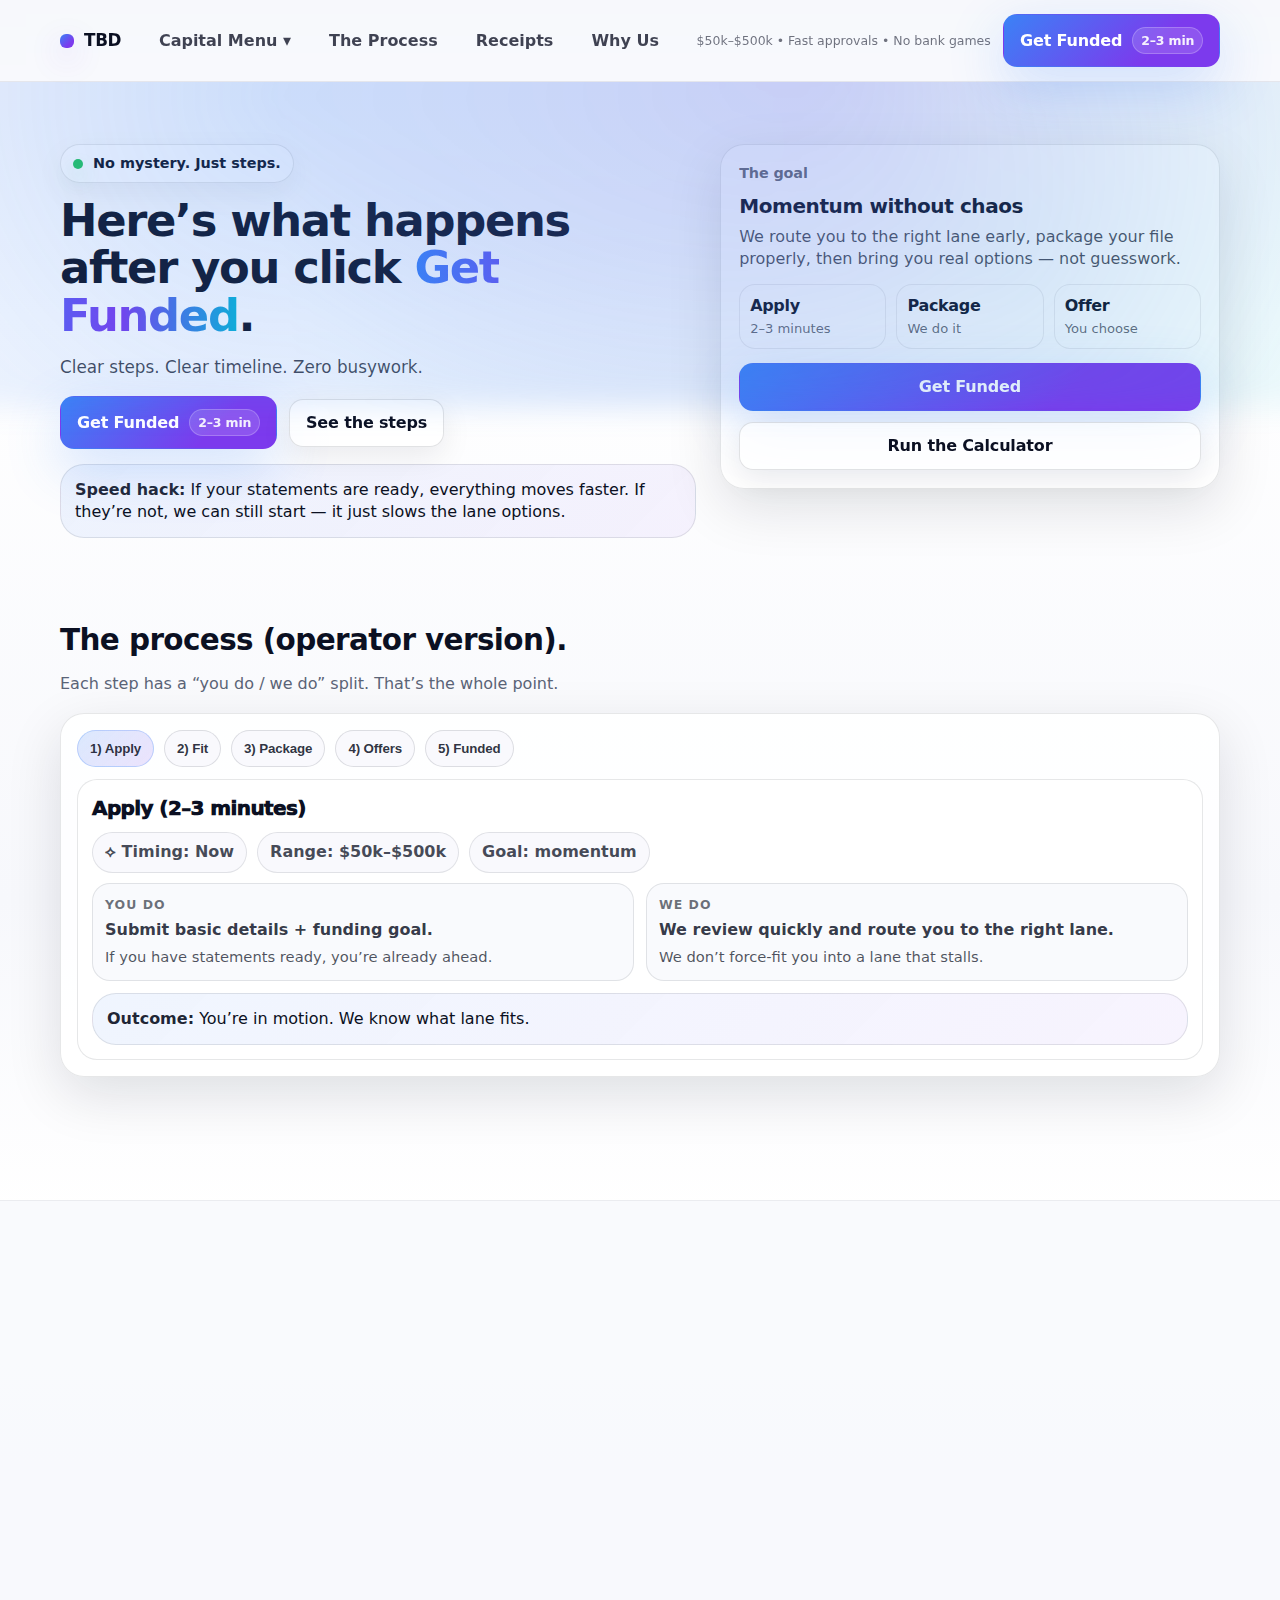
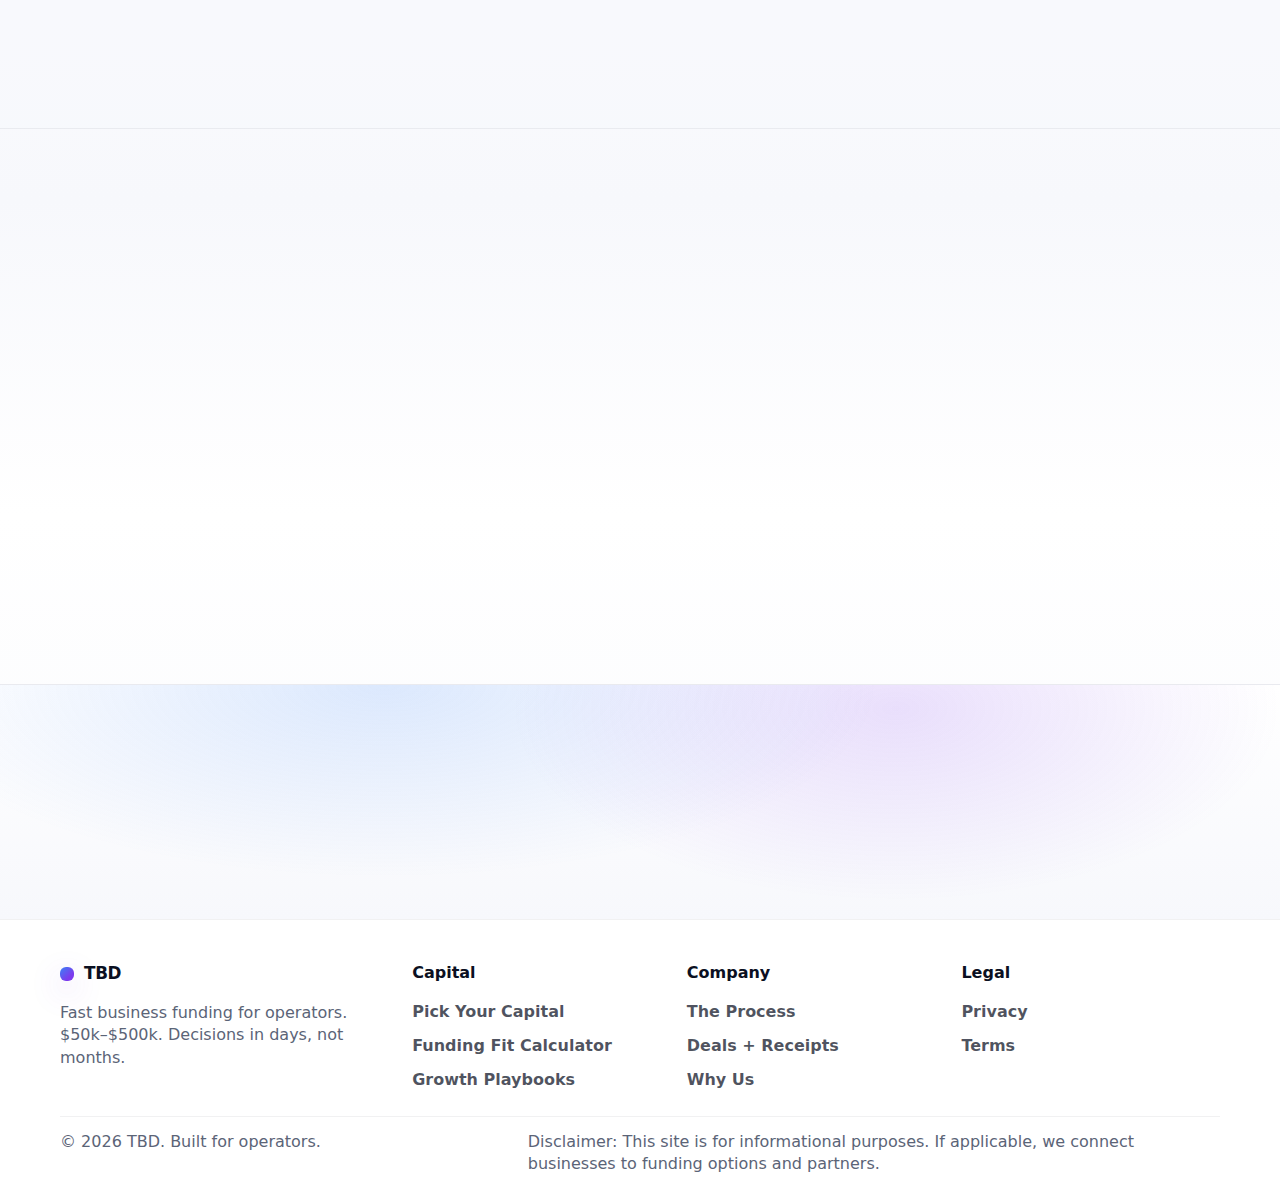
<file: process.html>
<!doctype html>
<html lang="en">
<head>
  <meta charset="utf-8" />
  <meta name="viewport" content="width=device-width, initial-scale=1" />
  <meta name="description" content="Exactly what happens after you click Get Funded. Clear steps, clear timeline, and what we need from you." />
  <title>TBD — What Happens Next</title>

  <link rel="preload" href="styles.css" as="style" />
  <link rel="stylesheet" href="styles.css" />

  <style>
    /* Page-local UI (keep shared stable) */
    .timeline{
      border-radius: var(--radius2);
      border: 1px solid rgba(11,16,34,.10);
      background: rgba(255,255,255,.86);
      box-shadow: var(--shadow2);
      padding: 16px;
    }
    .tTabs{ display:flex; flex-wrap:wrap; gap:10px; margin-bottom: 12px; }
    .tBtn{
      border: 1px solid rgba(11,16,34,.12);
      background: rgba(247,248,252,.8);
      color: rgba(11,16,34,.86);
      padding: 10px 12px;
      border-radius: 999px;
      cursor:pointer;
      font-weight: 900;
      letter-spacing:-.01em;
      transition: transform 140ms var(--ease), background 140ms var(--ease), border-color 140ms var(--ease);
    }
    .tBtn:hover{ transform: translateY(-1px); }
    .tBtn.is-active{
      background: linear-gradient(135deg, rgba(59,130,246,.18), rgba(124,58,237,.14));
      border-color: rgba(59,130,246,.26);
    }
    .tPanel{
      border-radius: 20px;
      border: 1px solid rgba(11,16,34,.10);
      background: rgba(255,255,255,.82);
      padding: 14px;
    }
    .tTitle{ font-weight: 950; letter-spacing:-.03em; font-size: 1.25rem; margin:0 0 8px; }
    .pillrow{ display:flex; flex-wrap:wrap; gap:10px; margin-top: 10px; }
    .p{
      display:inline-flex; align-items:center; gap:8px;
      padding: 8px 12px;
      border-radius: 999px;
      border: 1px solid rgba(11,16,34,.10);
      background: rgba(247,248,252,.8);
      font-weight: 900;
      color: rgba(11,16,34,.76);
    }
    .split{ display:grid; grid-template-columns: 1fr 1fr; gap: 12px; margin-top: 10px; }
    .box{
      border-radius: 18px;
      border: 1px solid rgba(11,16,34,.10);
      background: rgba(247,248,252,.72);
      padding: 12px;
    }
    .box .k{
      font-size:.78rem; color: rgba(11,16,34,.6); font-weight: 900; letter-spacing:.08em; text-transform: uppercase;
    }
    .box .v{ font-weight: 850; color: rgba(11,16,34,.84); margin-top: 6px; }
    .box .mini{ color: rgba(11,16,34,.72); margin-top: 6px; font-size:.92rem; }
    .checklist{
      display:grid; gap: 10px;
    }
    .ck{
      border-radius: var(--radius);
      border: 1px solid rgba(11,16,34,.10);
      background: rgba(255,255,255,.82);
      padding: 12px 14px;
      box-shadow: 0 14px 40px rgba(11,16,34,.06);
    }
    .ck summary{ cursor:pointer; font-weight: 950; letter-spacing:-.01em; }
    .ck ul{ margin: 10px 0 0 18px; color: rgba(11,16,34,.74); }
    .ck li{ margin: 6px 0; }
    .warn{
      border-radius: var(--radius2);
      border: 1px solid rgba(11,16,34,.10);
      background: linear-gradient(135deg, rgba(59,130,246,.08), rgba(124,58,237,.06));
      padding: 14px;
    }
    .warn b{ color: rgba(11,16,34,.92); }
    @media (max-width: 980px){
      .split{ grid-template-columns: 1fr; }
    }
  </style>
</head>

<body>
  <a class="skip" href="#main">Skip to content</a>

  <!-- Header -->
  <header class="header" data-elevate-on-scroll>
    <div class="container header__inner">
      <a class="brand" href="index.html" aria-label="TBD Home">
        <span class="brand__mark" aria-hidden="true"></span>
        <span class="brand__name">TBD</span>
      </a>

      <nav class="nav" aria-label="Primary">
        <div class="nav__group">
          <button class="nav__trigger" type="button" data-menu-trigger aria-expanded="false" aria-controls="menu-capital">
            Capital Menu <span class="chev" aria-hidden="true">▾</span>
          </button>
          <div id="menu-capital" class="menu" data-menu>
            <a class="menu__item" href="options.html">Pick Your Capital</a>
            <a class="menu__item" href="calculator.html">Funding Fit Calculator</a>
            <a class="menu__item" href="playbooks.html">Growth Playbooks</a>
          </div>
        </div>

        <a class="nav__link" href="process.html">The Process</a>
        <a class="nav__link" href="proof.html">Receipts</a>
        <a class="nav__link" href="about.html">Why Us</a>
      </nav>

      <div class="header__cta">
        <div class="micro"> $50k–$500k • Fast approvals • No bank games</div>
        <a class="btn btn--primary" href="get-funded.html">
          Get Funded <span class="btn__hint">2–3 min</span>
        </a>

        <button class="burger" type="button" aria-label="Open menu" data-burger aria-expanded="false">
          <span></span><span></span><span></span>
        </button>
      </div>
    </div>

    <!-- Mobile drawer -->
    <div class="drawer" data-drawer aria-hidden="true">
      <div class="drawer__panel">
        <div class="drawer__top">
          <span class="drawer__title">Navigate</span>
          <button class="drawer__close" type="button" data-drawer-close aria-label="Close menu">✕</button>
        </div>

        <div class="drawer__stack">
          <a class="drawer__link" href="options.html">Pick Your Capital</a>
          <a class="drawer__link" href="calculator.html">Funding Fit Calculator</a>
          <a class="drawer__link" href="playbooks.html">Growth Playbooks</a>
          <a class="drawer__link" href="process.html">The Process</a>
          <a class="drawer__link" href="proof.html">Deals + Receipts</a>
          <a class="drawer__link" href="about.html">Humans, Not a Bank</a>
          <a class="btn btn--primary btn--full" href="get-funded.html">Get Funded</a>
        </div>
      </div>
      <div class="drawer__backdrop" data-drawer-close></div>
    </div>
  </header>

  <main id="main">
    <!-- HERO -->
    <section class="hero">
      <div class="container hero__grid">
        <div class="hero__copy reveal">
          <div class="pill">
            <span class="dot" aria-hidden="true"></span>
            No mystery. Just steps.
          </div>

          <h1 class="h1">Here’s what happens after you click <span class="ink">Get Funded</span>.</h1>
          <p class="lead">Clear steps. Clear timeline. Zero busywork.</p>

          <div class="hero__cta">
            <a class="btn btn--primary" href="get-funded.html">Get Funded <span class="btn__hint">2–3 min</span></a>
            <a class="btn btn--ghost" href="#timeline">See the steps</a>
          </div>

          <div class="warn" style="margin-top:14px;">
            <b>Speed hack:</b> If your statements are ready, everything moves faster.  
            If they’re not, we can still start — it just slows the lane options.
          </div>
        </div>

        <div class="hero__panel reveal">
          <div class="panel">
            <div class="panel__kicker">The goal</div>
            <div class="panel__title">Momentum without chaos</div>
            <div class="panel__body">
              We route you to the right lane early, package your file properly, then bring you real options — not guesswork.
            </div>

            <div class="panel__stats">
              <div class="stat">
                <div class="stat__num">Apply</div>
                <div class="stat__label">2–3 minutes</div>
              </div>
              <div class="stat">
                <div class="stat__num">Package</div>
                <div class="stat__label">We do it</div>
              </div>
              <div class="stat">
                <div class="stat__num">Offer</div>
                <div class="stat__label">You choose</div>
              </div>
            </div>

            <div class="panel__actions">
              <a class="btn btn--primary btn--full" href="get-funded.html">Get Funded</a>
              <a class="btn btn--ghost btn--full" href="calculator.html">Run the Calculator</a>
            </div>
          </div>
        </div>
      </div>

      <div class="hero__glow" aria-hidden="true"></div>
    </section>

    <!-- TIMELINE -->
    <section class="section" id="timeline">
      <div class="container">
        <div class="section__head reveal">
          <h2 class="h2">The process (operator version).</h2>
          <p class="muted">Each step has a “you do / we do” split. That’s the whole point.</p>
        </div>

        <div class="timeline reveal" data-timeline>
          <div class="tTabs" role="tablist" aria-label="Timeline steps">
            <button class="tBtn is-active" type="button" role="tab" aria-selected="true" data-tstep="1">1) Apply</button>
            <button class="tBtn" type="button" role="tab" aria-selected="false" data-tstep="2">2) Fit</button>
            <button class="tBtn" type="button" role="tab" aria-selected="false" data-tstep="3">3) Package</button>
            <button class="tBtn" type="button" role="tab" aria-selected="false" data-tstep="4">4) Offers</button>
            <button class="tBtn" type="button" role="tab" aria-selected="false" data-tstep="5">5) Funded</button>
          </div>

          <div class="tPanel" data-tpanel aria-live="polite">
            <!-- injected -->
          </div>
        </div>

        <div class="section__cta reveal">
          <a class="btn btn--primary" href="get-funded.html">Get Funded</a>
          <a class="btn btn--ghost" href="options.html">See lanes</a>
        </div>
      </div>
    </section>

    <!-- DOC CHECKLIST -->
    <section class="section section--soft">
      <div class="container">
        <div class="section__head reveal">
          <h2 class="h2">What we’ll need (and why).</h2>
          <p class="muted">We don’t ask for extra paperwork to feel important.</p>
        </div>

        <div class="checklist">
          <details class="ck reveal" open>
            <summary>Minimum to start</summary>
            <ul>
              <li>Basic business info (name, entity type, industry)</li>
              <li><b>3–6 months bank statements</b> (most important)</li>
              <li>Funding goal + use of funds (one sentence is enough)</li>
            </ul>
          </details>

          <details class="ck reveal">
            <summary>Sometimes requested (depends on lane)</summary>
            <ul>
              <li>Processing statements (if DTC/ecom)</li>
              <li>Receivables/invoices summary (often for agencies)</li>
              <li>Owner ID (lane-specific)</li>
            </ul>
          </details>

          <details class="ck reveal">
            <summary>What slows approvals</summary>
            <ul>
              <li>Unreadable statements / missing months</li>
              <li>“Use of funds” = vague (“growth” with no plan)</li>
              <li>Trying to force the wrong lane (we prevent this)</li>
            </ul>
          </details>
        </div>

        <div class="section__cta reveal">
          <a class="btn btn--primary" href="get-funded.html">Get Funded</a>
          <a class="btn btn--ghost" href="calculator.html">Run the Calculator</a>
        </div>
      </div>
    </section>

    <!-- OBJECTIONS -->
    <section class="section">
      <div class="container">
        <div class="section__head reveal">
          <h2 class="h2">Objections (answered plainly).</h2>
          <p class="muted">Short answers. No fog.</p>
        </div>

        <div class="faq">
          <details class="faq__item reveal">
            <summary>How fast can I actually get funded?</summary>
            <p>Depends on lane + docs. If statements are ready, you can move quickly. If not, we still start — options may narrow.</p>
          </details>

          <details class="faq__item reveal">
            <summary>Do I need perfect credit?</summary>
            <p>No. We route to the lane that fits your full picture (revenue + consistency + goal). Credit is one input, not the whole story.</p>
          </details>

          <details class="faq__item reveal">
            <summary>Will this hurt my credit?</summary>
            <p>Depends on the lane. We’ll be clear before anything that impacts credit is run.</p>
          </details>

          <details class="faq__item reveal">
            <summary>Is this a bank loan?</summary>
            <p>Not always. We match you to funding options that fit your business and timeline.</p>
          </details>

          <details class="faq__item reveal">
            <summary>What happens after I submit?</summary>
            <p>We review for fit, ask for any missing essentials, package your file, then present options. You pick the lane. We help close.</p>
          </details>
        </div>

        <div class="section__cta reveal">
          <a class="btn btn--primary" href="get-funded.html">Get Funded <span class="btn__hint">2–3 min</span></a>
          <a class="btn btn--ghost" href="proof.html">See receipts</a>
        </div>
      </div>
    </section>

    <!-- FINAL CTA -->
    <section class="cta-band">
      <div class="container cta-band__inner reveal">
        <div>
          <h2 class="h2">If you want speed, start now.</h2>
          <p class="muted">We’ll tell you the best lane after review.</p>
        </div>
        <div class="cta-band__actions">
          <a class="btn btn--primary" href="get-funded.html">Get Funded</a>
          <a class="btn btn--ghost" href="calculator.html">Run the Calculator</a>
        </div>
      </div>
    </section>
  </main>

  <!-- Mobile bottom action bar -->
  <nav class="actionbar" aria-label="Quick actions">
    <a class="actionbar__item" href="calculator.html">
      <span class="actionbar__icon" aria-hidden="true">⌁</span>
      Calculator
    </a>
    <a class="actionbar__item" href="options.html">
      <span class="actionbar__icon" aria-hidden="true">▦</span>
      Options
    </a>
    <a class="actionbar__item" href="proof.html">
      <span class="actionbar__icon" aria-hidden="true">★</span>
      Receipts
    </a>
    <a class="actionbar__item actionbar__item--primary" href="get-funded.html">
      <span class="actionbar__icon" aria-hidden="true">→</span>
      Get Funded
    </a>
  </nav>

  <!-- Footer -->
  <footer class="footer">
    <div class="container footer__grid">
      <div>
        <div class="brand brand--footer">
          <span class="brand__mark" aria-hidden="true"></span>
          <span class="brand__name">TBD</span>
        </div>
        <p class="muted">Fast business funding for operators. $50k–$500k. Decisions in days, not months.</p>
      </div>

      <div>
        <div class="footer__h">Capital</div>
        <a class="footer__a" href="options.html">Pick Your Capital</a>
        <a class="footer__a" href="calculator.html">Funding Fit Calculator</a>
        <a class="footer__a" href="playbooks.html">Growth Playbooks</a>
      </div>

      <div>
        <div class="footer__h">Company</div>
        <a class="footer__a" href="process.html">The Process</a>
        <a class="footer__a" href="proof.html">Deals + Receipts</a>
        <a class="footer__a" href="about.html">Why Us</a>
      </div>

      <div>
        <div class="footer__h">Legal</div>
        <a class="footer__a" href="privacy.html">Privacy</a>
        <a class="footer__a" href="terms.html">Terms</a>
      </div>
    </div>

    <div class="container footer__bottom">
      <div class="muted">© <span data-year></span> TBD. Built for operators.</div>
      <div class="muted footer__note">
        Disclaimer: This site is for informational purposes. If applicable, we connect businesses to funding options and partners.
      </div>
    </div>
  </footer>

  <script src="app.js" defer></script>

  <script>
    (function(){
      const root = document.querySelector('[data-timeline]');
      if(!root) return;

      const tabs = Array.from(root.querySelectorAll('[data-tstep]'));
      const panel = root.querySelector('[data-tpanel]');

      const steps = {
        1: {
          title: "Apply (2–3 minutes)",
          time: "Now",
          you: "Submit basic details + funding goal.",
          you2: "If you have statements ready, you’re already ahead.",
          we: "We review quickly and route you to the right lane.",
          we2: "We don’t force-fit you into a lane that stalls.",
          outcome: "You’re in motion. We know what lane fits."
        },
        2: {
          title: "Fit check (fast)",
          time: "Same day (typical)",
          you: "Answer one or two clarifying questions (if needed).",
          you2: "Keep it simple — underwriting likes readable reality.",
          we: "We confirm best-fit lanes based on your profile.",
          we2: "We decide what documents matter (and what doesn’t).",
          outcome: "Clean lane selection. Less back-and-forth later."
        },
        3: {
          title: "We package your file",
          time: "Fast if docs are ready",
          you: "Upload / connect statements + essentials.",
          you2: "Don’t over-send. Don’t under-send. Just the essentials.",
          we: "We package your story so underwriting can say “yes”.",
          we2: "We highlight the signal and remove the noise.",
          outcome: "Your file looks like a winner, not a mystery."
        },
        4: {
          title: "Offers (real options)",
          time: "Days → standard depending on lane",
          you: "Pick the lane you prefer based on tradeoffs.",
          you2: "We’ll explain cost vs speed vs flexibility plainly.",
          we: "We bring you options and negotiate where possible.",
          we2: "We keep you out of terms that punish cashflow.",
          outcome: "You choose the lane with intent."
        },
        5: {
          title: "Close + funded",
          time: "Depends on lane",
          you: "Review and sign. Confirm details.",
          you2: "Ask questions. This is your cashflow.",
          we: "We keep the close moving and handle coordination.",
          we2: "We push for speed without sacrificing clarity.",
          outcome: "Funds land. You execute."
        }
      };

      function render(n){
        const s = steps[n] || steps[1];
        panel.innerHTML = `
          <div class="tTitle">${escapeHtml(s.title)}</div>
          <div class="pillrow">
            <span class="p">⟡ Timing: ${escapeHtml(s.time)}</span>
            <span class="p">Range: $50k–$500k</span>
            <span class="p">Goal: momentum</span>
          </div>

          <div class="split">
            <div class="box">
              <div class="k">You do</div>
              <div class="v">${escapeHtml(s.you)}</div>
              <div class="mini">${escapeHtml(s.you2)}</div>
            </div>
            <div class="box">
              <div class="k">We do</div>
              <div class="v">${escapeHtml(s.we)}</div>
              <div class="mini">${escapeHtml(s.we2)}</div>
            </div>
          </div>

          <div class="warn" style="margin-top:12px;">
            <b>Outcome:</b> ${escapeHtml(s.outcome)}
          </div>
        `;
      }

      function setActive(btn){
        tabs.forEach(t => {
          const on = t === btn;
          t.classList.toggle('is-active', on);
          t.setAttribute('aria-selected', on ? 'true' : 'false');
        });
        render(btn.getAttribute('data-tstep'));
      }

      tabs.forEach(btn => btn.addEventListener('click', () => setActive(btn)));

      render(1);

      function escapeHtml(str) {
        return String(str)
          .replaceAll('&', '&amp;')
          .replaceAll('<', '&lt;')
          .replaceAll('>', '&gt;')
          .replaceAll('"', '&quot;')
          .replaceAll("'", '&#039;');
      }
    })();
  </script>
</body>
</html>
</file>
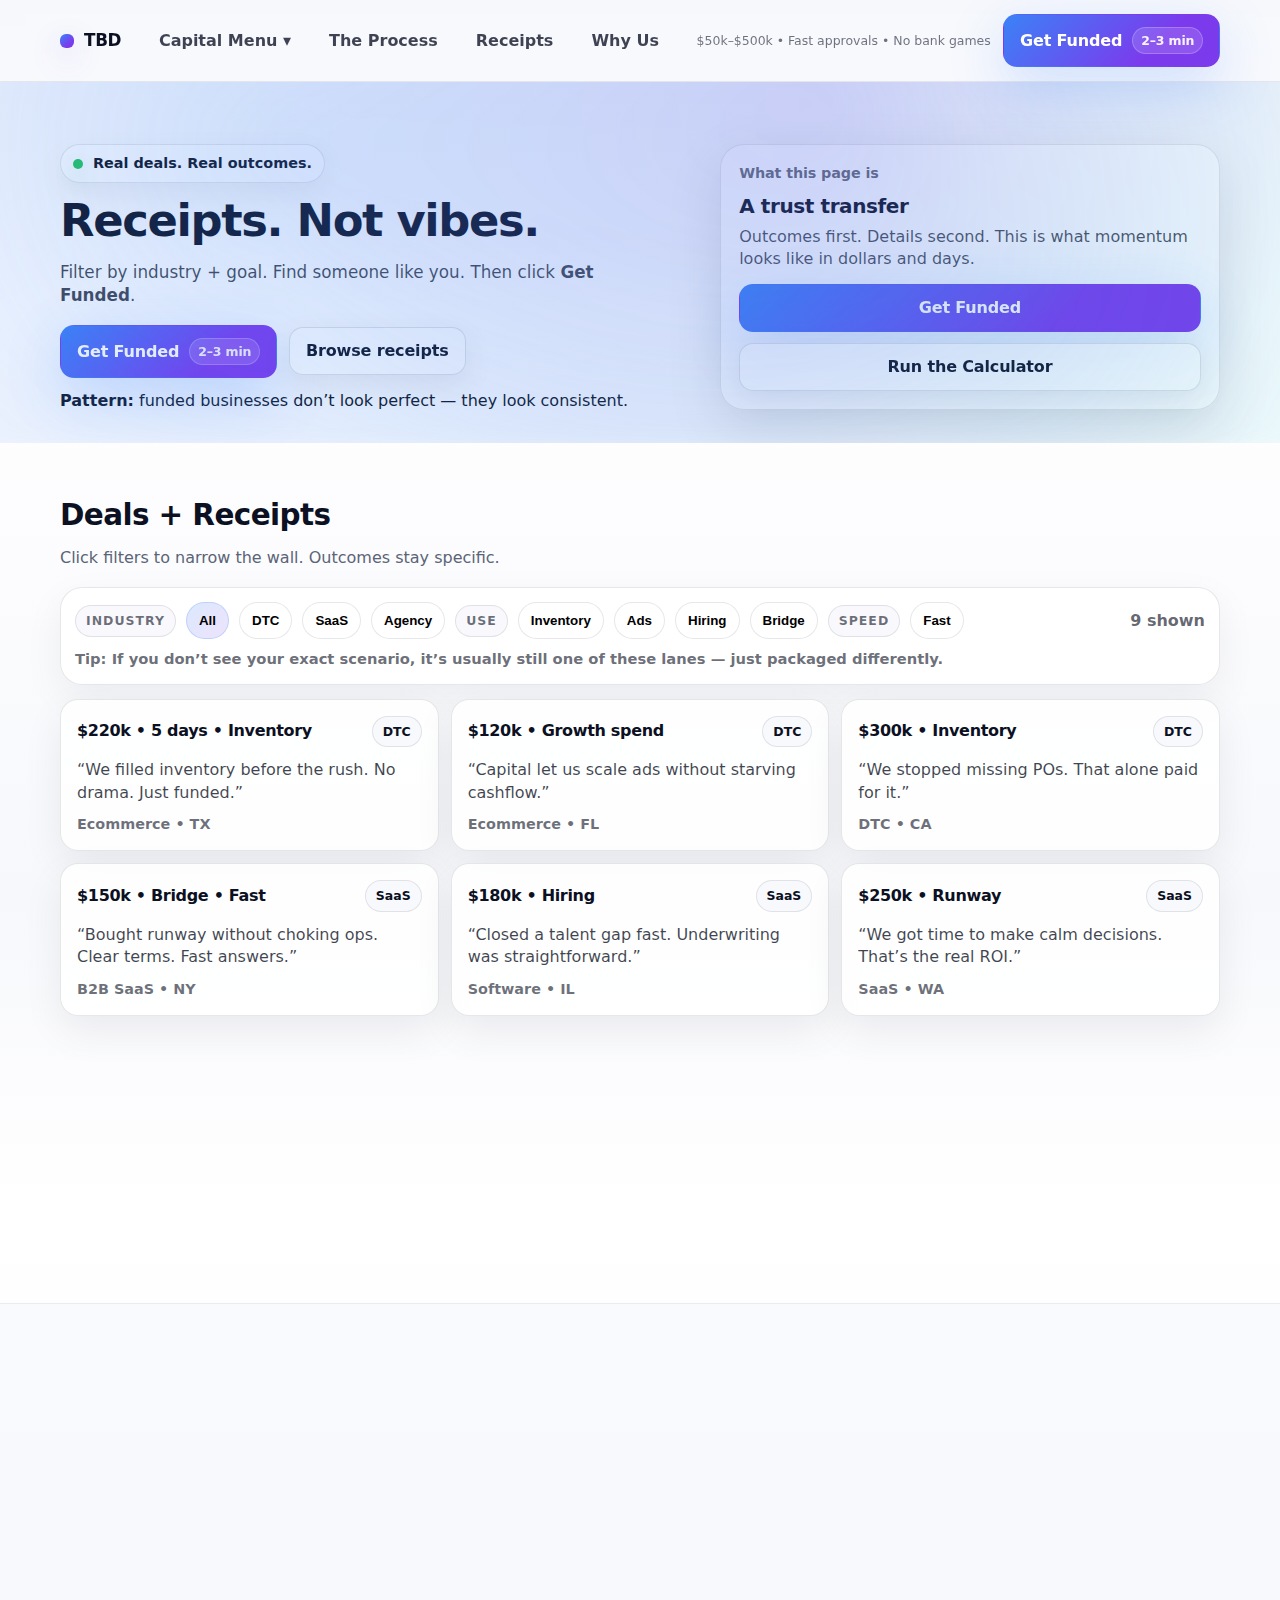
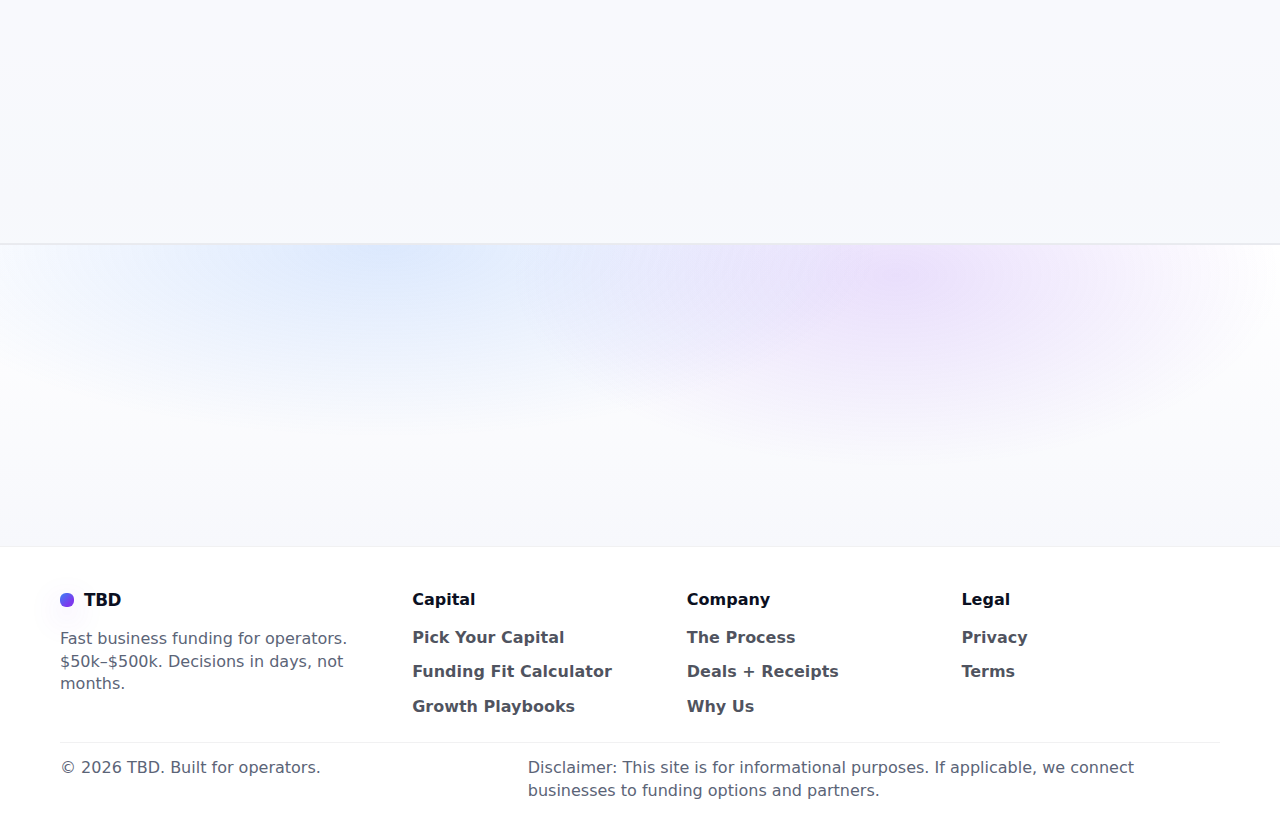
<file: proof.html>
<!doctype html>
<html lang="en">
<head>
  <meta charset="utf-8" />
  <meta name="viewport" content="width=device-width, initial-scale=1" />
  <meta name="description" content="Real deals and real outcomes. Filter receipts by industry, use, and speed." />
  <title>TBD — Deals + Receipts</title>

  <link rel="preload" href="styles.css" as="style" />
  <link rel="stylesheet" href="styles.css" />

  <style>
    /* Page-local UI (keep shared stable) */
    .filterbar{
      border: 1px solid rgba(11,16,34,.10);
      border-radius: 22px;
      background: rgba(255,255,255,.86);
      box-shadow: 0 14px 40px rgba(11,16,34,.06);
      padding: 14px;
    }
    .filterbar__row{ display:flex; flex-wrap:wrap; gap:10px; align-items:center; }
    .filterbar__label{
      font-size:.78rem; color: rgba(11,16,34,.6); font-weight: 900;
      letter-spacing:.08em; text-transform: uppercase;
      padding: 6px 10px;
      border: 1px solid rgba(11,16,34,.10);
      border-radius: 999px;
      background: rgba(247,248,252,.8);
    }
    .count{
      margin-left:auto;
      font-weight: 900;
      color: rgba(11,16,34,.65);
    }
    .casegrid{ display:grid; grid-template-columns: repeat(3, 1fr); gap: 12px; }
    .case{
      border-radius: var(--radius2);
      border: 1px solid rgba(11,16,34,.10);
      background: rgba(255,255,255,.86);
      box-shadow: 0 14px 40px rgba(11,16,34,.06);
      padding: 16px;
    }
    .case__top{ display:flex; align-items:center; justify-content:space-between; gap:10px; }
    .case__metric{ font-weight: 950; letter-spacing:-.02em; }
    .case__row{ margin-top: 10px; }
    .case__k{
      font-size:.78rem; color: rgba(11,16,34,.6); font-weight: 900;
      letter-spacing:.08em; text-transform: uppercase;
    }
    .case__v{ color: rgba(11,16,34,.76); margin-top: 4px; }
    .case__v b{ color: rgba(11,16,34,.92); }
    .subtle{
      color: rgba(11,16,34,.62);
      font-weight: 750;
      font-size:.92rem;
      margin-top: 10px;
    }
    @media (max-width: 980px){
      .casegrid{ grid-template-columns: 1fr; }
      .count{ width:100%; margin-left:0; }
    }
  </style>
</head>

<body>
  <a class="skip" href="#main">Skip to content</a>

  <!-- Header -->
  <header class="header" data-elevate-on-scroll>
    <div class="container header__inner">
      <a class="brand" href="index.html" aria-label="TBD Home">
        <span class="brand__mark" aria-hidden="true"></span>
        <span class="brand__name">TBD</span>
      </a>

      <nav class="nav" aria-label="Primary">
        <div class="nav__group">
          <button class="nav__trigger" type="button" data-menu-trigger aria-expanded="false" aria-controls="menu-capital">
            Capital Menu <span class="chev" aria-hidden="true">▾</span>
          </button>
          <div id="menu-capital" class="menu" data-menu>
            <a class="menu__item" href="options.html">Pick Your Capital</a>
            <a class="menu__item" href="calculator.html">Funding Fit Calculator</a>
            <a class="menu__item" href="playbooks.html">Growth Playbooks</a>
          </div>
        </div>

        <a class="nav__link" href="process.html">The Process</a>
        <a class="nav__link" href="proof.html">Receipts</a>
        <a class="nav__link" href="about.html">Why Us</a>
      </nav>

      <div class="header__cta">
        <div class="micro"> $50k–$500k • Fast approvals • No bank games</div>
        <a class="btn btn--primary" href="get-funded.html">
          Get Funded <span class="btn__hint">2–3 min</span>
        </a>

        <button class="burger" type="button" aria-label="Open menu" data-burger aria-expanded="false">
          <span></span><span></span><span></span>
        </button>
      </div>
    </div>

    <!-- Mobile drawer -->
    <div class="drawer" data-drawer aria-hidden="true">
      <div class="drawer__panel">
        <div class="drawer__top">
          <span class="drawer__title">Navigate</span>
          <button class="drawer__close" type="button" data-drawer-close aria-label="Close menu">✕</button>
        </div>

        <div class="drawer__stack">
          <a class="drawer__link" href="options.html">Pick Your Capital</a>
          <a class="drawer__link" href="calculator.html">Funding Fit Calculator</a>
          <a class="drawer__link" href="playbooks.html">Growth Playbooks</a>
          <a class="drawer__link" href="process.html">The Process</a>
          <a class="drawer__link" href="proof.html">Deals + Receipts</a>
          <a class="drawer__link" href="about.html">Humans, Not a Bank</a>
          <a class="btn btn--primary btn--full" href="get-funded.html">Get Funded</a>
        </div>
      </div>
      <div class="drawer__backdrop" data-drawer-close></div>
    </div>
  </header>

  <main id="main">
    <!-- HERO -->
    <section class="hero">
      <div class="container hero__grid">
        <div class="hero__copy reveal">
          <div class="pill">
            <span class="dot" aria-hidden="true"></span>
            Real deals. Real outcomes.
          </div>

          <h1 class="h1">Receipts. Not vibes.</h1>
          <p class="lead">Filter by industry + goal. Find someone like you. Then click <b>Get Funded</b>.</p>

          <div class="hero__cta">
            <a class="btn btn--primary" href="get-funded.html">Get Funded <span class="btn__hint">2–3 min</span></a>
            <a class="btn btn--ghost" href="#wall">Browse receipts</a>
          </div>

          <div class="goodline" style="margin-top:12px;">
            <span class="spark" aria-hidden="true"></span>
            <span class="mini"><b>Pattern:</b> funded businesses don’t look perfect — they look consistent.</span>
          </div>
        </div>

        <div class="hero__panel reveal">
          <div class="panel">
            <div class="panel__kicker">What this page is</div>
            <div class="panel__title">A trust transfer</div>
            <div class="panel__body">
              Outcomes first. Details second. This is what momentum looks like in dollars and days.
            </div>

            <div class="panel__actions">
              <a class="btn btn--primary btn--full" href="get-funded.html">Get Funded</a>
              <a class="btn btn--ghost btn--full" href="calculator.html">Run the Calculator</a>
            </div>
          </div>
        </div>
      </div>

      <div class="hero__glow" aria-hidden="true"></div>
    </section>

    <!-- FILTER WALL -->
    <section class="section" id="wall">
      <div class="container">
        <div class="section__head reveal">
          <h2 class="h2">Deals + Receipts</h2>
          <p class="muted">Click filters to narrow the wall. Outcomes stay specific.</p>
        </div>

        <div class="filterbar reveal" data-proof-filters>
          <div class="filterbar__row">
            <span class="filterbar__label">Industry</span>
            <button class="chip is-active" type="button" data-pf="all">All</button>
            <button class="chip" type="button" data-pf="dtc">DTC</button>
            <button class="chip" type="button" data-pf="saas">SaaS</button>
            <button class="chip" type="button" data-pf="agency">Agency</button>

            <span class="filterbar__label">Use</span>
            <button class="chip" type="button" data-pf="inventory">Inventory</button>
            <button class="chip" type="button" data-pf="ads">Ads</button>
            <button class="chip" type="button" data-pf="hiring">Hiring</button>
            <button class="chip" type="button" data-pf="bridge">Bridge</button>

            <span class="filterbar__label">Speed</span>
            <button class="chip" type="button" data-pf="fast">Fast</button>

            <div class="count"><span id="pfCount">0</span> shown</div>
          </div>

          <div class="subtle">
            Tip: If you don’t see your exact scenario, it’s usually still one of these lanes — just packaged differently.
          </div>
        </div>

        <div class="proof-grid" style="margin-top:14px;" data-proof-grid2>
          <!-- DTC -->
          <article class="proof reveal" data-tags="dtc inventory fast">
            <div class="proof__top">
              <div class="proof__metric">$220k • 5 days • Inventory</div>
              <div class="proof__pill">DTC</div>
            </div>
            <p class="proof__quote">“We filled inventory before the rush. No drama. Just funded.”</p>
            <div class="proof__meta">Ecommerce • TX</div>
          </article>

          <article class="proof reveal" data-tags="dtc ads">
            <div class="proof__top">
              <div class="proof__metric">$120k • Growth spend</div>
              <div class="proof__pill">DTC</div>
            </div>
            <p class="proof__quote">“Capital let us scale ads without starving cashflow.”</p>
            <div class="proof__meta">Ecommerce • FL</div>
          </article>

          <article class="proof reveal" data-tags="dtc inventory">
            <div class="proof__top">
              <div class="proof__metric">$300k • Inventory</div>
              <div class="proof__pill">DTC</div>
            </div>
            <p class="proof__quote">“We stopped missing POs. That alone paid for it.”</p>
            <div class="proof__meta">DTC • CA</div>
          </article>

          <!-- SaaS -->
          <article class="proof reveal" data-tags="saas bridge fast">
            <div class="proof__top">
              <div class="proof__metric">$150k • Bridge • Fast</div>
              <div class="proof__pill">SaaS</div>
            </div>
            <p class="proof__quote">“Bought runway without choking ops. Clear terms. Fast answers.”</p>
            <div class="proof__meta">B2B SaaS • NY</div>
          </article>

          <article class="proof reveal" data-tags="saas hiring">
            <div class="proof__top">
              <div class="proof__metric">$180k • Hiring</div>
              <div class="proof__pill">SaaS</div>
            </div>
            <p class="proof__quote">“Closed a talent gap fast. Underwriting was straightforward.”</p>
            <div class="proof__meta">Software • IL</div>
          </article>

          <article class="proof reveal" data-tags="saas bridge">
            <div class="proof__top">
              <div class="proof__metric">$250k • Runway</div>
              <div class="proof__pill">SaaS</div>
            </div>
            <p class="proof__quote">“We got time to make calm decisions. That’s the real ROI.”</p>
            <div class="proof__meta">SaaS • WA</div>
          </article>

          <!-- Agency -->
          <article class="proof reveal" data-tags="agency hiring fast">
            <div class="proof__top">
              <div class="proof__metric">$90k • Hiring • Fast</div>
              <div class="proof__pill">Agency</div>
            </div>
            <p class="proof__quote">“We staffed the team before the contract start. That’s the whole game.”</p>
            <div class="proof__meta">Services • CA</div>
          </article>

          <article class="proof reveal" data-tags="agency bridge">
            <div class="proof__top">
              <div class="proof__metric">$75k • Cashflow gap</div>
              <div class="proof__pill">Agency</div>
            </div>
            <p class="proof__quote">“Bridged receivables cleanly. Kept delivery smooth.”</p>
            <div class="proof__meta">Agency • WA</div>
          </article>

          <article class="proof reveal" data-tags="agency ads">
            <div class="proof__top">
              <div class="proof__metric">$110k • Growth</div>
              <div class="proof__pill">Agency</div>
            </div>
            <p class="proof__quote">“We scaled acquisition without weird cashflow dips.”</p>
            <div class="proof__meta">Agency • FL</div>
          </article>
        </div>

        <div class="section__cta reveal">
          <a class="btn btn--primary" href="get-funded.html">Get Funded</a>
          <a class="btn btn--ghost" href="calculator.html">Run the Calculator</a>
        </div>
      </div>
    </section>

    <!-- MINI CASES -->
    <section class="section section--soft">
      <div class="container">
        <div class="section__head reveal">
          <h2 class="h2">Mini cases (before → move → after).</h2>
          <p class="muted">Short, specific, and focused on outcomes.</p>
        </div>

        <div class="casegrid">
          <article class="case reveal">
            <div class="case__top">
              <div class="case__metric">$220k • Inventory</div>
              <span class="tag">DTC</span>
            </div>
            <div class="case__row">
              <div class="case__k">Before</div>
              <div class="case__v">Stockouts were killing momentum during peak weeks.</div>
            </div>
            <div class="case__row">
              <div class="case__k">Move</div>
              <div class="case__v"><b>Working Capital</b> matched to cash cycle.</div>
            </div>
            <div class="case__row">
              <div class="case__k">After</div>
              <div class="case__v">Inventory landed before the rush. No panic ops.</div>
            </div>
          </article>

          <article class="case reveal">
            <div class="case__top">
              <div class="case__metric">$150k • Bridge</div>
              <span class="tag">SaaS</span>
            </div>
            <div class="case__row">
              <div class="case__k">Before</div>
              <div class="case__v">Runway anxiety was forcing bad decisions.</div>
            </div>
            <div class="case__row">
              <div class="case__k">Move</div>
              <div class="case__v"><b>Bridge lane</b> with clear terms + timeline.</div>
            </div>
            <div class="case__row">
              <div class="case__k">After</div>
              <div class="case__v">Bought time to focus on revenue events (calm execution).</div>
            </div>
          </article>

          <article class="case reveal">
            <div class="case__top">
              <div class="case__metric">$90k • Hiring</div>
              <span class="tag">Agency</span>
            </div>
            <div class="case__row">
              <div class="case__k">Before</div>
              <div class="case__v">Contract start date was coming. Team wasn’t ready.</div>
            </div>
            <div class="case__row">
              <div class="case__k">Move</div>
              <div class="case__v"><b>Fast lane</b> to staff delivery before kickoff.</div>
            </div>
            <div class="case__row">
              <div class="case__k">After</div>
              <div class="case__v">Hired in time. Delivery stayed clean. Client stayed happy.</div>
            </div>
          </article>
        </div>

        <div class="section__cta reveal">
          <a class="btn btn--primary" href="get-funded.html">Get Funded</a>
          <a class="btn btn--ghost" href="process.html">See the process</a>
        </div>
      </div>
    </section>

    <!-- FINAL CTA -->
    <section class="cta-band">
      <div class="container cta-band__inner reveal">
        <div>
          <h2 class="h2">If you’re doing real revenue, we can usually find the lane.</h2>
          <p class="muted">Start the application. We’ll tell you what fits — fast.</p>
        </div>
        <div class="cta-band__actions">
          <a class="btn btn--primary" href="get-funded.html">Get Funded</a>
          <a class="btn btn--ghost" href="calculator.html">Run the Calculator</a>
        </div>
      </div>
    </section>
  </main>

  <!-- Mobile bottom action bar -->
  <nav class="actionbar" aria-label="Quick actions">
    <a class="actionbar__item" href="calculator.html">
      <span class="actionbar__icon" aria-hidden="true">⌁</span>
      Calculator
    </a>
    <a class="actionbar__item" href="options.html">
      <span class="actionbar__icon" aria-hidden="true">▦</span>
      Options
    </a>
    <a class="actionbar__item" href="proof.html">
      <span class="actionbar__icon" aria-hidden="true">★</span>
      Receipts
    </a>
    <a class="actionbar__item actionbar__item--primary" href="get-funded.html">
      <span class="actionbar__icon" aria-hidden="true">→</span>
      Get Funded
    </a>
  </nav>

  <!-- Footer -->
  <footer class="footer">
    <div class="container footer__grid">
      <div>
        <div class="brand brand--footer">
          <span class="brand__mark" aria-hidden="true"></span>
          <span class="brand__name">TBD</span>
        </div>
        <p class="muted">Fast business funding for operators. $50k–$500k. Decisions in days, not months.</p>
      </div>

      <div>
        <div class="footer__h">Capital</div>
        <a class="footer__a" href="options.html">Pick Your Capital</a>
        <a class="footer__a" href="calculator.html">Funding Fit Calculator</a>
        <a class="footer__a" href="playbooks.html">Growth Playbooks</a>
      </div>

      <div>
        <div class="footer__h">Company</div>
        <a class="footer__a" href="process.html">The Process</a>
        <a class="footer__a" href="proof.html">Deals + Receipts</a>
        <a class="footer__a" href="about.html">Why Us</a>
      </div>

      <div>
        <div class="footer__h">Legal</div>
        <a class="footer__a" href="privacy.html">Privacy</a>
        <a class="footer__a" href="terms.html">Terms</a>
      </div>
    </div>

    <div class="container footer__bottom">
      <div class="muted">© <span data-year></span> TBD. Built for operators.</div>
      <div class="muted footer__note">
        Disclaimer: This site is for informational purposes. If applicable, we connect businesses to funding options and partners.
      </div>
    </div>
  </footer>

  <script src="app.js" defer></script>

  <script>
    (function(){
      const btns = Array.from(document.querySelectorAll('[data-pf]'));
      const grid = document.querySelector('[data-proof-grid2]');
      const cards = grid ? Array.from(grid.querySelectorAll('[data-tags]')) : [];
      const count = document.getElementById('pfCount');

      function apply(tag){
        let shown = 0;
        cards.forEach(c => {
          const tags = (c.getAttribute('data-tags') || '').split(/\s+/).filter(Boolean);
          const show = (tag === 'all') ? true : tags.includes(tag);
          c.classList.toggle('is-hidden', !show);
          if (show) shown++;
        });
        if (count) count.textContent = String(shown);
      }

      function setBtn(active){
        btns.forEach(b => b.classList.toggle('is-active', b === active));
        apply(active.getAttribute('data-pf') || 'all');
      }

      btns.forEach(b => b.addEventListener('click', () => setBtn(b)));

      // init
      apply('all');
      if (count) count.textContent = String(cards.length);
    })();
  </script>
</body>
</html>
</file>
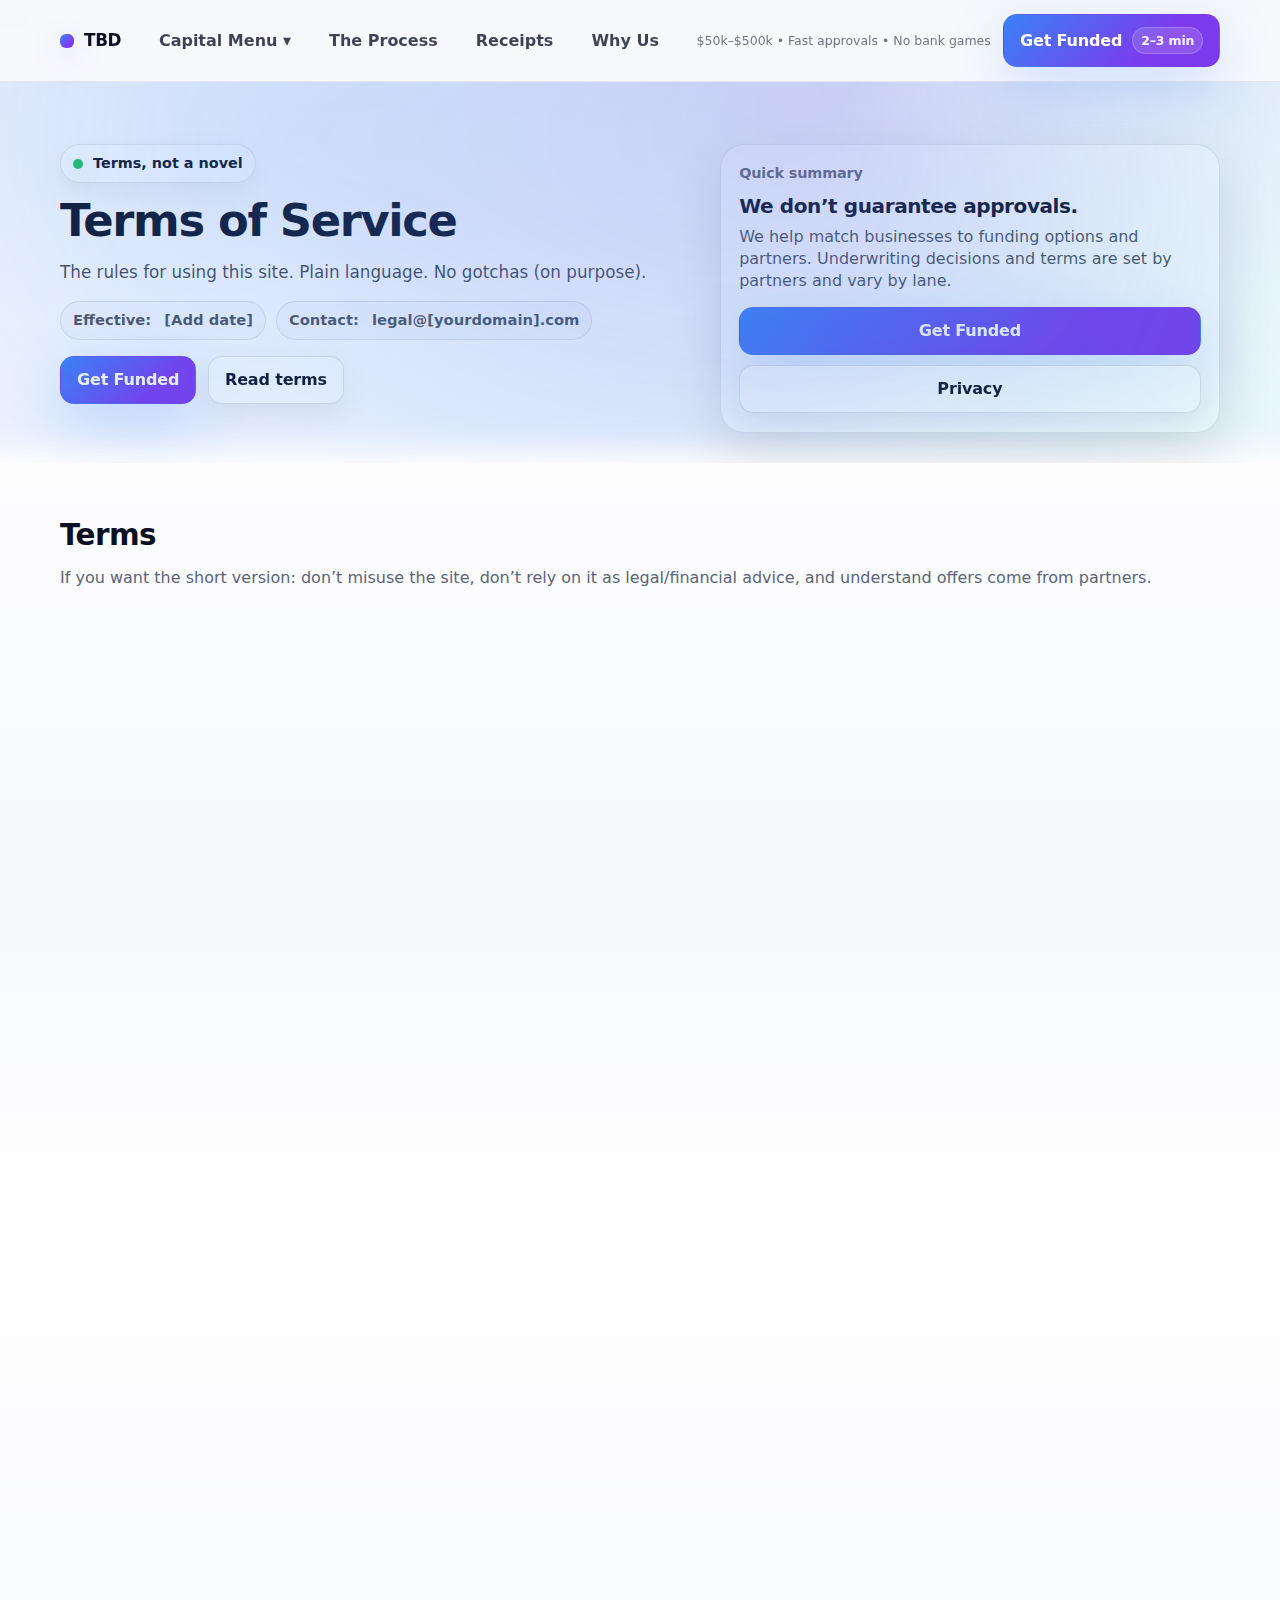
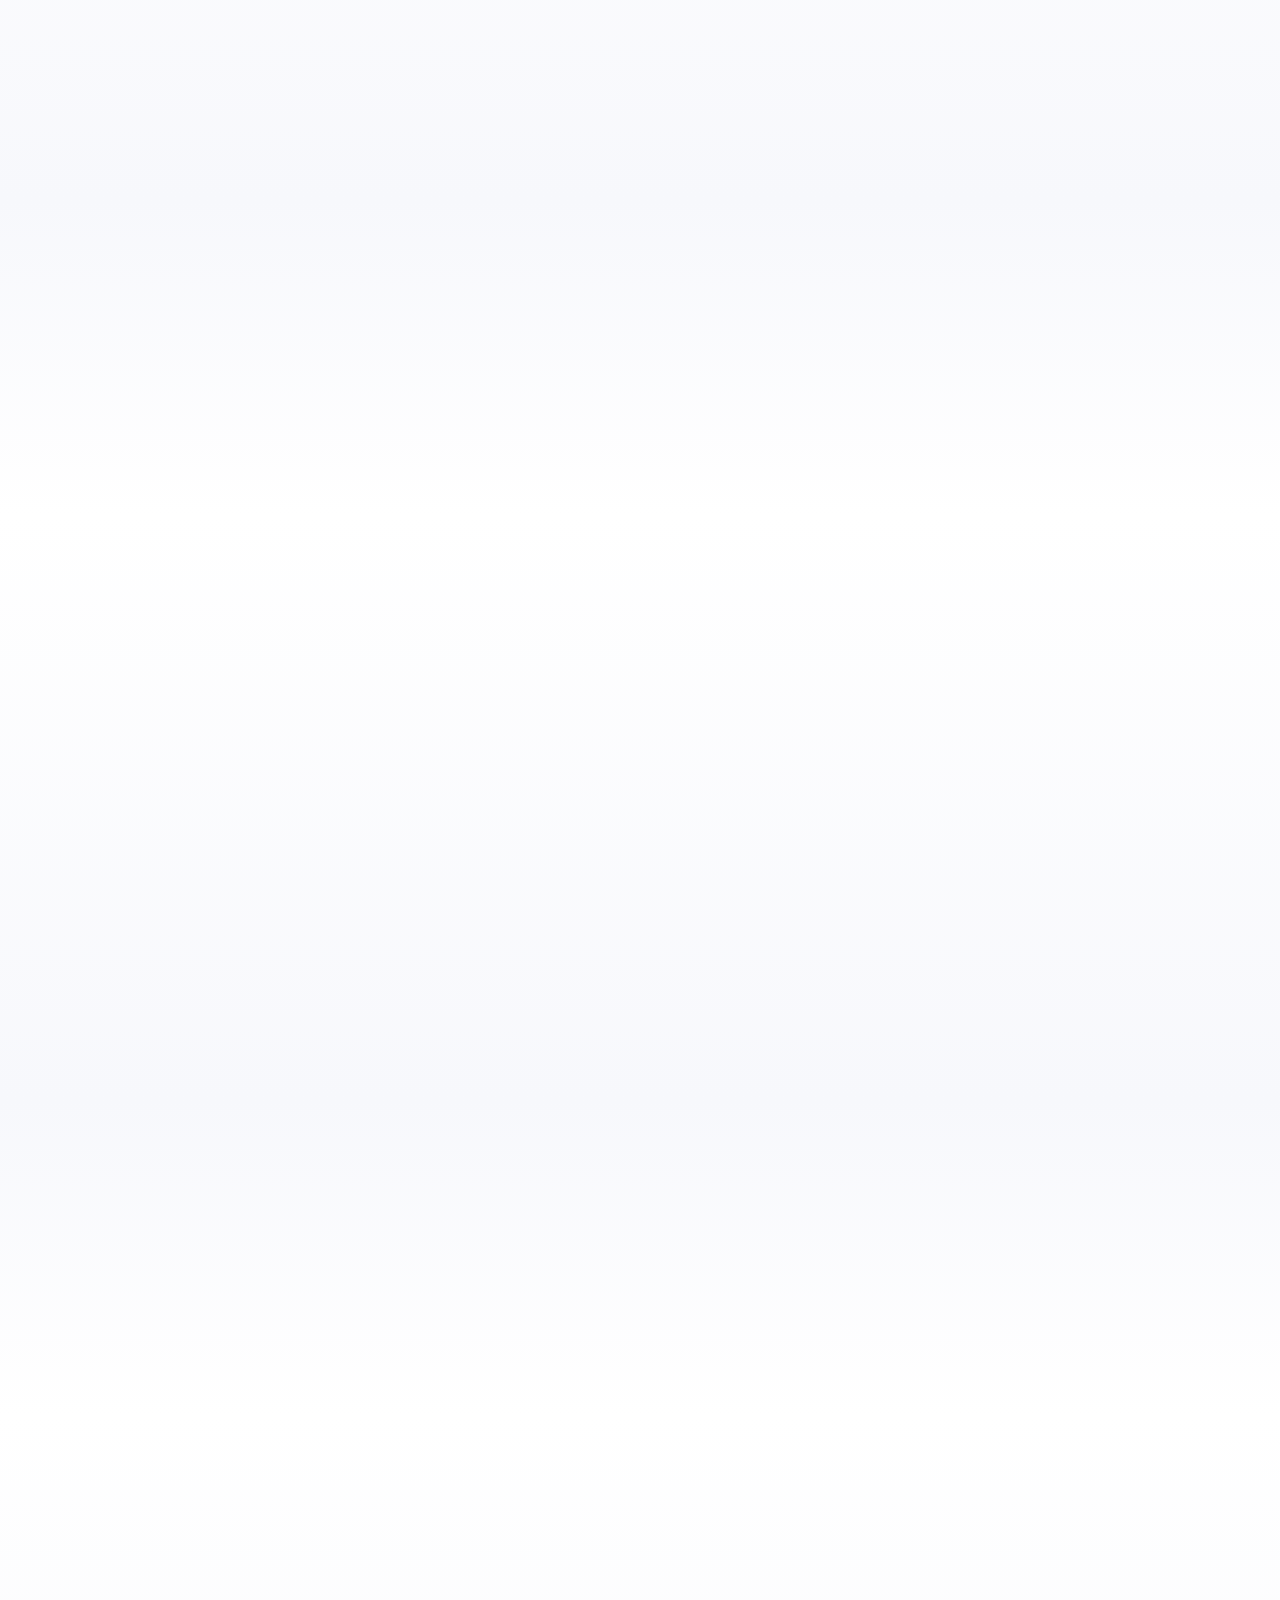
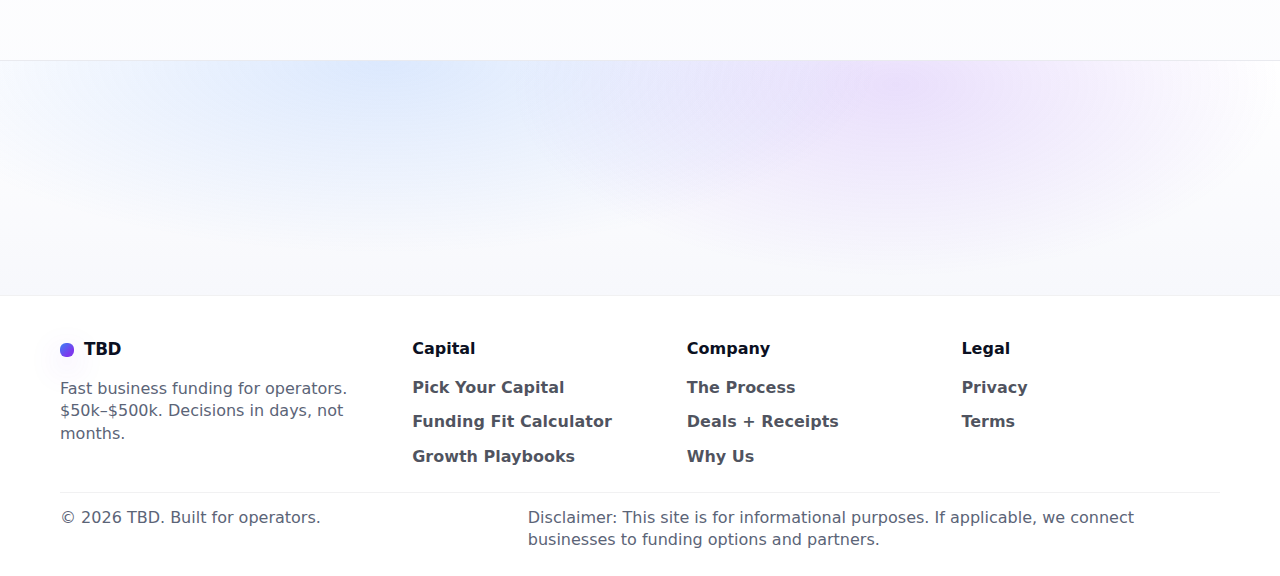
<file: terms.html>
<!doctype html>
<html lang="en">
<head>
  <meta charset="utf-8" />
  <meta name="viewport" content="width=device-width, initial-scale=1" />
  <meta name="description" content="Terms of Service for TBD. Clear rules, plain language." />
  <title>TBD — Terms of Service</title>

  <link rel="preload" href="styles.css" as="style" />
  <link rel="stylesheet" href="styles.css" />

  <style>
    /* Page-local typography helpers */
    .legal{
      border-radius: var(--radius2);
      border: 1px solid rgba(11,16,34,.10);
      background: rgba(255,255,255,.86);
      box-shadow: var(--shadow2);
      padding: 16px;
    }
    .legal h2{ margin-top: 18px; }
    .legal h2:first-child{ margin-top: 0; }
    .legal p, .legal li{
      color: rgba(11,16,34,.74);
      line-height: 1.65;
    }
    .legal b{ color: rgba(11,16,34,.92); }

    .metaRow{
      display:flex; flex-wrap:wrap; gap:10px; align-items:center;
      margin-top: 10px;
    }
    .metaPill{
      display:inline-flex; align-items:center; gap:8px;
      padding: 8px 12px;
      border-radius: 999px;
      border: 1px solid rgba(11,16,34,.10);
      background: rgba(247,248,252,.78);
      color: rgba(11,16,34,.72);
      font-weight: 900;
      font-size: .92rem;
    }
    .toc{
      margin-top: 14px;
      padding: 12px;
      border-radius: 18px;
      border: 1px solid rgba(11,16,34,.10);
      background: rgba(247,248,252,.72);
    }
    .toc a{ display:block; padding: 8px 10px; border-radius: 14px; color: rgba(11,16,34,.78); font-weight: 850; }
    .toc a:hover{ background: rgba(255,255,255,.72); }

    .callout{
      margin-top: 14px;
      border-radius: 18px;
      border: 1px solid rgba(11,16,34,.10);
      background: linear-gradient(135deg, rgba(59,130,246,.08), rgba(124,58,237,.06));
      padding: 14px;
      color: rgba(11,16,34,.74);
    }
    .callout b{ color: rgba(11,16,34,.92); }
  </style>
</head>

<body>
  <a class="skip" href="#main">Skip to content</a>

  <!-- Header -->
  <header class="header" data-elevate-on-scroll>
    <div class="container header__inner">
      <a class="brand" href="index.html" aria-label="TBD Home">
        <span class="brand__mark" aria-hidden="true"></span>
        <span class="brand__name">TBD</span>
      </a>

      <nav class="nav" aria-label="Primary">
        <div class="nav__group">
          <button class="nav__trigger" type="button" data-menu-trigger aria-expanded="false" aria-controls="menu-capital">
            Capital Menu <span class="chev" aria-hidden="true">▾</span>
          </button>
          <div id="menu-capital" class="menu" data-menu>
            <a class="menu__item" href="options.html">Pick Your Capital</a>
            <a class="menu__item" href="calculator.html">Funding Fit Calculator</a>
            <a class="menu__item" href="playbooks.html">Growth Playbooks</a>
          </div>
        </div>

        <a class="nav__link" href="process.html">The Process</a>
        <a class="nav__link" href="proof.html">Receipts</a>
        <a class="nav__link" href="about.html">Why Us</a>
      </nav>

      <div class="header__cta">
        <div class="micro"> $50k–$500k • Fast approvals • No bank games</div>
        <a class="btn btn--primary" href="get-funded.html">
          Get Funded <span class="btn__hint">2–3 min</span>
        </a>

        <button class="burger" type="button" aria-label="Open menu" data-burger aria-expanded="false">
          <span></span><span></span><span></span>
        </button>
      </div>
    </div>

    <!-- Mobile drawer -->
    <div class="drawer" data-drawer aria-hidden="true">
      <div class="drawer__panel">
        <div class="drawer__top">
          <span class="drawer__title">Navigate</span>
          <button class="drawer__close" type="button" data-drawer-close aria-label="Close menu">✕</button>
        </div>

        <div class="drawer__stack">
          <a class="drawer__link" href="options.html">Pick Your Capital</a>
          <a class="drawer__link" href="calculator.html">Funding Fit Calculator</a>
          <a class="drawer__link" href="playbooks.html">Growth Playbooks</a>
          <a class="drawer__link" href="process.html">The Process</a>
          <a class="drawer__link" href="proof.html">Deals + Receipts</a>
          <a class="drawer__link" href="about.html">Humans, Not a Bank</a>
          <a class="btn btn--primary btn--full" href="get-funded.html">Get Funded</a>
        </div>
      </div>
      <div class="drawer__backdrop" data-drawer-close></div>
    </div>
  </header>

  <main id="main">
    <!-- HERO -->
    <section class="hero">
      <div class="container hero__grid">
        <div class="hero__copy reveal">
          <div class="pill">
            <span class="dot" aria-hidden="true"></span>
            Terms, not a novel
          </div>

          <h1 class="h1">Terms of Service</h1>
          <p class="lead">The rules for using this site. Plain language. No gotchas (on purpose).</p>

          <div class="metaRow">
            <span class="metaPill">Effective: <b>&nbsp;[Add date]</b></span>
            <span class="metaPill">Contact: <b>&nbsp;legal@[yourdomain].com</b></span>
          </div>

          <div class="hero__cta">
            <a class="btn btn--primary" href="get-funded.html">Get Funded</a>
            <a class="btn btn--ghost" href="#terms">Read terms</a>
          </div>
        </div>

        <div class="hero__panel reveal">
          <div class="panel">
            <div class="panel__kicker">Quick summary</div>
            <div class="panel__title">We don’t guarantee approvals.</div>
            <div class="panel__body">
              We help match businesses to funding options and partners. Underwriting decisions and terms are set by partners and vary by lane.
            </div>

            <div class="panel__actions">
              <a class="btn btn--primary btn--full" href="get-funded.html">Get Funded</a>
              <a class="btn btn--ghost btn--full" href="privacy.html">Privacy</a>
            </div>
          </div>
        </div>
      </div>

      <div class="hero__glow" aria-hidden="true"></div>
    </section>

    <!-- TERMS -->
    <section class="section" id="terms">
      <div class="container">
        <div class="section__head reveal">
          <h2 class="h2">Terms</h2>
          <p class="muted">If you want the short version: don’t misuse the site, don’t rely on it as legal/financial advice, and understand offers come from partners.</p>
        </div>

        <div class="legal reveal">
          <div class="toc" aria-label="Table of contents">
            <a href="#accept">1) Acceptance</a>
            <a href="#service">2) The service</a>
            <a href="#noadvice">3) No financial/legal advice</a>
            <a href="#partners">4) Partners and offers</a>
            <a href="#eligibility">5) Eligibility</a>
            <a href="#conduct">6) Acceptable use</a>
            <a href="#ip">7) Intellectual property</a>
            <a href="#disclaimer">8) Disclaimers</a>
            <a href="#liability">9) Limitation of liability</a>
            <a href="#indemnity">10) Indemnity</a>
            <a href="#changes">11) Changes</a>
            <a href="#law">12) Governing law</a>
            <a href="#contact">13) Contact</a>
          </div>

          <div class="callout">
            <b>Plain English:</b> We’re a connector. We help route you to options. We’re not your bank, not your lawyer, and we can’t promise outcomes.
          </div>

          <h2 id="accept">1) Acceptance</h2>
          <p>
            By accessing or using this website and related services (the “Services”), you agree to these Terms of Service (the “Terms”).
            If you do not agree, do not use the Services.
          </p>

          <h2 id="service">2) The service</h2>
          <p>
            We provide information and tools that may help businesses evaluate and connect to potential funding options.
            We may route your information to third-party partners to evaluate eligibility and provide offers.
          </p>

          <h2 id="noadvice">3) No financial or legal advice</h2>
          <p>
            The Services are provided for informational purposes only and do not constitute legal, tax, accounting, or financial advice.
            You are responsible for evaluating offers, terms, and risks and for consulting appropriate professionals if needed.
          </p>

          <h2 id="partners">4) Partners and offers</h2>
          <p>
            Funding decisions, offer terms, pricing, timelines, and availability are determined by third-party partners and may vary based on underwriting.
            We do not guarantee approvals, rates, amounts, or funding times.
          </p>
          <p>
            Partners may require additional information or documentation. You may choose whether to proceed with any offer.
          </p>

          <h2 id="eligibility">5) Eligibility</h2>
          <p>
            You represent that you are at least 18 years old and have the authority to provide information on behalf of the business you submit.
            You agree to provide accurate, complete information and to update it as needed.
          </p>

          <h2 id="conduct">6) Acceptable use</h2>
          <p>You agree not to:</p>
          <ul>
            <li>Use the Services for unlawful purposes or in violation of applicable laws</li>
            <li>Submit false, misleading, or incomplete information</li>
            <li>Attempt to access or disrupt systems, accounts, or data you do not own</li>
            <li>Reverse engineer, scrape, or abuse the Services in a way that harms availability or security</li>
          </ul>

          <h2 id="ip">7) Intellectual property</h2>
          <p>
            The Services, content, and branding are owned by us or our licensors and are protected by intellectual property laws.
            You may not copy, modify, distribute, or create derivative works except as permitted in writing.
          </p>

          <h2 id="disclaimer">8) Disclaimers</h2>
          <p>
            The Services are provided “as is” and “as available.” We disclaim all warranties to the maximum extent permitted by law,
            including warranties of merchantability, fitness for a particular purpose, and non-infringement.
          </p>

          <h2 id="liability">9) Limitation of liability</h2>
          <p>
            To the maximum extent permitted by law, we will not be liable for indirect, incidental, special, consequential, or punitive damages,
            or any loss of profits, revenue, data, or goodwill, arising from your use of the Services.
          </p>
          <p>
            To the maximum extent permitted by law, our total liability for any claim arising out of or relating to the Services will not exceed
            the amount you paid to use the Services (if any) during the twelve (12) months preceding the event giving rise to the claim.
          </p>

          <h2 id="indemnity">10) Indemnity</h2>
          <p>
            You agree to indemnify and hold us harmless from claims, damages, liabilities, and expenses arising from your use of the Services,
            your violation of these Terms, or your violation of any rights of another party.
          </p>

          <h2 id="changes">11) Changes</h2>
          <p>
            We may update these Terms from time to time. The “Effective” date at the top reflects the latest version.
            Continued use of the Services after changes means you accept the updated Terms.
          </p>

          <h2 id="law">12) Governing law</h2>
          <p>
            These Terms are governed by the laws of <b>[Your State]</b>, without regard to conflict of law principles.
            Any disputes will be handled in the courts located in <b>[Your County/State]</b>, unless required otherwise by law.
          </p>

          <h2 id="contact">13) Contact</h2>
          <p>
            Questions? Email <b>legal@[yourdomain].com</b>.
            If your question relates to an application, include the business name and the email used to apply.
          </p>

          <div class="callout">
            <b>Reminder:</b> If you want funding options, the move is simple: submit the file → we review → we route you to lanes that can clear.
          </div>
        </div>

        <div class="section__cta reveal">
          <a class="btn btn--primary" href="get-funded.html">Get Funded</a>
          <a class="btn btn--ghost" href="privacy.html">Privacy</a>
        </div>
      </div>
    </section>

    <!-- FINAL CTA -->
    <section class="cta-band">
      <div class="container cta-band__inner reveal">
        <div>
          <h2 class="h2">Ready for options?</h2>
          <p class="muted">Start the application. We’ll route you after review.</p>
        </div>
        <div class="cta-band__actions">
          <a class="btn btn--primary" href="get-funded.html">Get Funded</a>
          <a class="btn btn--ghost" href="process.html">What happens next</a>
        </div>
      </div>
    </section>
  </main>

  <!-- Mobile bottom action bar -->
  <nav class="actionbar" aria-label="Quick actions">
    <a class="actionbar__item" href="calculator.html">
      <span class="actionbar__icon" aria-hidden="true">⌁</span>
      Calculator
    </a>
    <a class="actionbar__item" href="options.html">
      <span class="actionbar__icon" aria-hidden="true">▦</span>
      Options
    </a>
    <a class="actionbar__item" href="proof.html">
      <span class="actionbar__icon" aria-hidden="true">★</span>
      Receipts
    </a>
    <a class="actionbar__item actionbar__item--primary" href="get-funded.html">
      <span class="actionbar__icon" aria-hidden="true">→</span>
      Get Funded
    </a>
  </nav>

  <!-- Footer -->
  <footer class="footer">
    <div class="container footer__grid">
      <div>
        <div class="brand brand--footer">
          <span class="brand__mark" aria-hidden="true"></span>
          <span class="brand__name">TBD</span>
        </div>
        <p class="muted">Fast business funding for operators. $50k–$500k. Decisions in days, not months.</p>
      </div>

      <div>
        <div class="footer__h">Capital</div>
        <a class="footer__a" href="options.html">Pick Your Capital</a>
        <a class="footer__a" href="calculator.html">Funding Fit Calculator</a>
        <a class="footer__a" href="playbooks.html">Growth Playbooks</a>
      </div>

      <div>
        <div class="footer__h">Company</div>
        <a class="footer__a" href="process.html">The Process</a>
        <a class="footer__a" href="proof.html">Deals + Receipts</a>
        <a class="footer__a" href="about.html">Why Us</a>
      </div>

      <div>
        <div class="footer__h">Legal</div>
        <a class="footer__a" href="privacy.html">Privacy</a>
        <a class="footer__a" href="terms.html">Terms</a>
      </div>
    </div>

    <div class="container footer__bottom">
      <div class="muted">© <span data-year></span> TBD. Built for operators.</div>
      <div class="muted footer__note">
        Disclaimer: This site is for informational purposes. If applicable, we connect businesses to funding options and partners.
      </div>
    </div>
  </footer>

  <script src="app.js" defer></script>
</body>
</html>
</file>
<file: styles.css>
/* =========================
   TBD Funding Site — Styles
   Neo-SaaS with a Dark Ops edge
   ========================= */

:root{
  --bg: #070A12;
  --bg2:#0B1022;
  --paper:#FFFFFF;
  --ink:#0B1022;
  --muted:#5B6477;
  --muted2:#99A3B8;
  --stroke: rgba(11,16,34,.10);
  --stroke2: rgba(255,255,255,.12);

  --primary:#3B82F6;
  --primary2:#7C3AED;
  --good:#22C55E;

  --radius: 18px;
  --radius2: 24px;

  --shadow: 0 18px 55px rgba(0,0,0,.18);
  --shadow2: 0 18px 55px rgba(11,16,34,.12);

  --max: 1160px;

  --ease: cubic-bezier(.2,.8,.2,1);
}

*{ box-sizing:border-box; }
html,body{ height:100%; }
body{
  margin:0;
  font-family: ui-sans-serif, system-ui, -apple-system, Segoe UI, Roboto, Helvetica, Arial, "Apple Color Emoji","Segoe UI Emoji";
  color: var(--ink);
  background: linear-gradient(180deg, #F7F8FC 0%, #FFFFFF 35%, #F7F8FC 100%);
  line-height:1.4;
}

a{ color:inherit; text-decoration:none; }
img{ max-width:100%; display:block; }

.container{
  width: min(var(--max), calc(100% - 40px));
  margin: 0 auto;
}

.skip{
  position:absolute; left:-999px; top:auto; width:1px; height:1px; overflow:hidden;
}
.skip:focus{
  left: 16px; top: 16px; width:auto; height:auto; padding:10px 12px;
  background:#fff; border:1px solid var(--stroke); border-radius:12px; z-index:9999;
}

/* Typography */
.h1{ font-size: clamp(2.1rem, 3.5vw, 3.3rem); line-height:1.06; letter-spacing:-.03em; margin: 14px 0 10px; }
.h2{ font-size: clamp(1.6rem, 2.3vw, 2.2rem); line-height:1.1; letter-spacing:-.02em; margin: 0 0 8px; }
.h3{ font-size: 1.1rem; margin:0; }
.h4{ font-size: 1.05rem; margin:0 0 8px; }
.lead{ font-size: 1.05rem; color: rgba(11,16,34,.78); max-width: 55ch; }
.muted{ color: var(--muted); }
.muted--ink{ color: rgba(255,255,255,.72); }

.ink{
  background: linear-gradient(90deg, var(--primary) 0%, var(--primary2) 55%, #06B6D4 100%);
  -webkit-background-clip:text; background-clip:text; color:transparent;
}

/* Buttons */
.btn{
  display:inline-flex; align-items:center; justify-content:center;
  gap:10px;
  padding: 12px 16px;
  border-radius: 14px;
  border: 1px solid var(--stroke);
  background: #fff;
  box-shadow: 0 10px 30px rgba(11,16,34,.08);
  font-weight: 650;
  letter-spacing: -.01em;
  transition: transform 180ms ease-out, box-shadow 180ms ease-out, border-color 180ms ease-out, background 180ms ease-out;
  will-change: transform;
}
.btn:hover{ transform: translateY(-2px); box-shadow: 0 18px 45px rgba(11,16,34,.16); }
.btn:active{ transform: translateY(1px) scale(.99); box-shadow: 0 5px 15px rgba(11,16,34,.06); }
.btn__hint{
  font-weight: 700;
  padding: 4px 8px;
  border-radius: 999px;
  border:1px solid rgba(255,255,255,.22);
  background: rgba(255,255,255,.12);
  color: rgba(255,255,255,.92);
  font-size: .78rem;
}
.btn--primary{
  background: linear-gradient(135deg, var(--primary) 0%, var(--primary2) 70%);
  border-color: rgba(255,255,255,.0);
  color: #fff;
  box-shadow: 0 18px 55px rgba(59,130,246,.24);
}
.btn--primary .btn__hint{
  background: rgba(255,255,255,.14);
}
.btn--ghost{
  background: rgba(255,255,255,.75);
  border-color: rgba(11,16,34,.12);
}
.btn--full{ width:100%; }

/* Header */
.header{
  position: sticky;
  top:0;
  z-index: 50;
  background: rgba(247,248,252,.74);
  backdrop-filter: blur(10px);
  border-bottom: 1px solid rgba(11,16,34,.08);
}
.header.is-elevated{
  box-shadow: 0 12px 30px rgba(11,16,34,.08);
}

.header__inner{
  display:flex; align-items:center; justify-content:space-between;
  padding: 14px 0;
  gap: 16px;
}

.brand{
  display:flex; align-items:center; gap:10px;
  font-weight: 800;
  letter-spacing: -.02em;
}
.brand__mark{
  width: 14px; height: 14px; border-radius: 6px;
  background: linear-gradient(135deg, var(--primary) 0%, var(--primary2) 70%);
  box-shadow: 0 10px 30px rgba(124,58,237,.25);
}
.brand__name{ font-size: 1.05rem; }

.nav{ display:flex; align-items:center; gap: 18px; }
.nav__link{
  font-weight: 650;
  color: rgba(11,16,34,.78);
  padding: 10px 10px;
  border-radius: 12px;
  transition: background 160ms var(--ease), color 160ms var(--ease);
}
.nav__link:hover{ background: rgba(11,16,34,.05); color: rgba(11,16,34,.95); }

.nav__group{ position: relative; }
.nav__trigger{
  border:none;
  background: transparent;
  font: inherit;
  font-weight: 650;
  color: rgba(11,16,34,.78);
  padding: 10px 10px;
  border-radius: 12px;
  cursor: pointer;
  transition: background 160ms var(--ease), color 160ms var(--ease);
}
.nav__trigger:hover{ background: rgba(11,16,34,.05); color: rgba(11,16,34,.95); }

.menu{
  position:absolute;
  top: calc(100% + 8px);
  left: 0;
  min-width: 240px;
  padding: 10px;
  background: rgba(255,255,255,.92);
  backdrop-filter: blur(10px);
  border: 1px solid rgba(11,16,34,.10);
  border-radius: 16px;
  box-shadow: var(--shadow2);
  display:none;
}
.menu.is-open{ display:block; }
.menu__item{
  display:block;
  padding: 10px 10px;
  border-radius: 12px;
  font-weight: 650;
  color: rgba(11,16,34,.86);
}
.menu__item:hover{ background: rgba(11,16,34,.05); }

.header__cta{ display:flex; align-items:center; gap: 12px; }
.micro{ font-size: .78rem; color: rgba(11,16,34,.58); display:none; }

.burger{
  display:none;
  width: 42px; height: 42px;
  border-radius: 14px;
  border: 1px solid rgba(11,16,34,.10);
  background: rgba(255,255,255,.82);
  cursor:pointer;
}
.burger span{ display:block; height:2px; margin: 7px 10px; background: rgba(11,16,34,.78); border-radius: 99px; }

/* Drawer */
.drawer{ display:none; }
.drawer__panel{
  position: fixed; top: 0; right: 0; height: 100%;
  width: min(380px, 92vw);
  background: rgba(255,255,255,.94);
  backdrop-filter: blur(12px);
  border-left: 1px solid rgba(11,16,34,.10);
  box-shadow: var(--shadow2);
  transform: translateX(110%);
  transition: transform 240ms var(--ease);
  z-index: 90;
  padding: 16px;
}
.drawer__backdrop{
  position: fixed; inset: 0;
  background: rgba(11,16,34,.35);
  opacity: 0;
  transition: opacity 240ms var(--ease);
  z-index: 80;
}
.drawer.is-open .drawer__panel{ transform: translateX(0); }
.drawer.is-open .drawer__backdrop{ opacity: 1; }

.drawer__top{ display:flex; align-items:center; justify-content:space-between; padding: 6px 4px 14px; }
.drawer__title{ font-weight: 800; letter-spacing:-.02em; }
.drawer__close{
  border:none; background: rgba(11,16,34,.06);
  border-radius: 12px; width: 42px; height: 42px;
  cursor:pointer; font-size: 18px;
}
.drawer__stack{ display:flex; flex-direction:column; gap: 8px; padding: 4px; }
.drawer__link{
  padding: 12px 12px;
  border-radius: 14px;
  border: 1px solid rgba(11,16,34,.08);
  background: rgba(255,255,255,.72);
  font-weight: 700;
}
.drawer__link:hover{ background: rgba(11,16,34,.05); }

/* Hero */
.hero{
  position: relative;
  padding: 62px 0 30px;
  overflow:hidden;
}
.hero__grid{
  display:grid;
  grid-template-columns: 1.12fr .88fr;
  gap: 24px;
  align-items: start;
}
.hero__glow{
  position:absolute; inset: -40% -20% auto -20%;
  height: 520px;
  background: radial-gradient(circle at 30% 40%, rgba(59,130,246,.24), transparent 55%),
              radial-gradient(circle at 60% 30%, rgba(124,58,237,.18), transparent 50%),
              radial-gradient(circle at 70% 70%, rgba(6,182,212,.14), transparent 55%);
  pointer-events:none;
  filter: blur(14px);
}

.pill{
  display:inline-flex; align-items:center; gap:10px;
  padding: 8px 12px;
  border: 1px solid rgba(11,16,34,.10);
  border-radius: 999px;
  background: rgba(255,255,255,.72);
  font-weight: 700;
  font-size: .9rem;
  box-shadow: 0 10px 30px rgba(11,16,34,.06);
}
.dot{ width: 10px; height: 10px; border-radius: 999px; background: var(--good); box-shadow: 0 10px 20px rgba(34,197,94,.24); }

.hero__cta{ display:flex; gap:12px; align-items:center; margin-top: 16px; flex-wrap: wrap; }

.panel{
  border-radius: var(--radius2);
  background: rgba(255,255,255,.82);
  border: 1px solid rgba(11,16,34,.10);
  box-shadow: var(--shadow2);
  padding: 18px;
  transition: transform 200ms var(--ease), box-shadow 200ms var(--ease);
}
.panel:hover{
  transform: translateY(-1px);
  box-shadow: 0 22px 60px rgba(11,16,34,.14);
}
.panel__kicker{
  font-weight: 800;
  color: rgba(11,16,34,.65);
  letter-spacing: -.01em;
  font-size: .9rem;
}
.panel__title{
  font-weight: 900;
  font-size: 1.25rem;
  letter-spacing:-.02em;
  margin: 8px 0 6px;
}
.panel__body{ color: rgba(11,16,34,.75); }

.panel__stats{
  margin-top: 14px;
  display:grid;
  grid-template-columns: repeat(3, 1fr);
  gap: 10px;
}
.stat{
  border: 1px solid rgba(11,16,34,.08);
  border-radius: 16px;
  padding: 10px;
  background: rgba(255,255,255,.72);
}
.stat__num{ font-weight: 900; letter-spacing:-.02em; }
.stat__label{ font-size: .82rem; color: rgba(11,16,34,.65); margin-top: 2px; }

.panel__actions{ display:grid; gap:10px; margin-top: 14px; }

/* Funding fit */
.fit{
  margin-top: 18px;
  border-radius: var(--radius2);
  border: 1px solid rgba(11,16,34,.10);
  background: rgba(255,255,255,.75);
  box-shadow: 0 18px 60px rgba(11,16,34,.08);
  padding: 14px;
}
.fit__top{ display:flex; align-items:flex-end; justify-content:space-between; gap:14px; }
.fit__chips{ display:flex; flex-wrap: wrap; gap: 10px; margin: 10px 0 12px; }

.chip{
  border: 1px solid rgba(11,16,34,.10);
  background: rgba(255,255,255,.85);
  padding: 10px 12px;
  border-radius: 999px;
  cursor:pointer;
  font-weight: 750;
  transition: transform 150ms var(--ease), background 150ms var(--ease), border-color 150ms var(--ease);
}
.chip:hover{ transform: translateY(-1px); }
.chip:active{ transform: scale(.99) translateY(1px); }
.chip.is-active{
  background: linear-gradient(135deg, rgba(59,130,246,.18), rgba(124,58,237,.14));
  border-color: rgba(59,130,246,.22);
}

.fit__cards{
  display:grid;
  grid-template-columns: repeat(3, 1fr);
  gap: 10px;
}
.fitcard{
  border: 1px solid rgba(11,16,34,.10);
  background: rgba(255,255,255,.9);
  border-radius: 16px;
  padding: 12px;
  transition: transform 200ms var(--ease), box-shadow 200ms var(--ease), border-color 200ms var(--ease);
}
.fitcard:hover{
  transform: translateY(-2px);
  box-shadow: 0 16px 40px rgba(11,16,34,.12);
  border-color: rgba(11,16,34,.18);
}
.fitcard:active{ transform: scale(.99); }
.fitcard__k{ font-size: .82rem; color: rgba(11,16,34,.65); font-weight: 800; }
.fitcard__v{ font-weight: 900; letter-spacing:-.02em; margin-top: 4px; }
.fit__note{
  margin-top: 10px;
  font-size: .9rem;
  color: rgba(11,16,34,.68);
  display:flex; align-items:center; gap: 8px;
}
.shield{ color: rgba(59,130,246,.9); }

/* Sections */
.section{ padding: 56px 0; }
.section--tight{ padding: 22px 0 54px; }
.section--soft{ background: rgba(247,248,252,.75); border-top: 1px solid rgba(11,16,34,.06); border-bottom: 1px solid rgba(11,16,34,.06); }
.section__head{ margin-bottom: 18px; }

.grid4{
  display:grid;
  grid-template-columns: repeat(4, 1fr);
  gap: 12px;
}
.card{
  border: 1px solid rgba(11,16,34,.10);
  border-radius: var(--radius);
  background: rgba(255,255,255,.82);
  box-shadow: 0 14px 40px rgba(11,16,34,.08);
  padding: 16px;
  transition: transform 200ms var(--ease), box-shadow 200ms var(--ease), border-color 200ms var(--ease);
}
.card:hover{
  transform: translateY(-2px);
  box-shadow: 0 20px 50px rgba(11,16,34,.12);
  border-color: rgba(11,16,34,.18);
}
.card:active{ transform: scale(.99); }

/* bar */
.bar{
  display:flex;
  gap: 14px;
  align-items:center;
  justify-content:space-between;
  flex-wrap: wrap;
  border: 1px solid rgba(11,16,34,.10);
  border-radius: 20px;
  background: rgba(255,255,255,.82);
  padding: 14px;
  box-shadow: 0 14px 40px rgba(11,16,34,.07);
}
.bar__item{ min-width: 170px; }
.bar__k{ font-size: .78rem; color: rgba(11,16,34,.6); font-weight: 800; text-transform: uppercase; letter-spacing: .08em; }
.bar__v{ font-weight: 900; letter-spacing:-.02em; margin-top: 4px; }
.link{
  font-weight: 850;
  color: rgba(59,130,246,.95);
}
.link:hover{ text-decoration: underline; }

.section__cta{ display:flex; gap:12px; align-items:center; margin-top: 18px; flex-wrap: wrap; }

/* Dark section */
.section--ink{
  background: radial-gradient(1100px 500px at 20% 0%, rgba(59,130,246,.22), transparent 55%),
              radial-gradient(900px 500px at 70% 10%, rgba(124,58,237,.20), transparent 55%),
              linear-gradient(180deg, #070A12 0%, #0B1022 100%);
  color: #fff;
  border-top: 1px solid rgba(255,255,255,.08);
  border-bottom: 1px solid rgba(255,255,255,.08);
}
.section--ink .card,
.section--ink .stepper{
  background: rgba(255,255,255,.06);
  border-color: rgba(255,255,255,.12);
  box-shadow: 0 18px 60px rgba(0,0,0,.24);
}
.section--ink .link{ color: rgba(147,197,253,.95); }
.section--ink .btn--ghost{
  background: rgba(255,255,255,.08);
  border-color: rgba(255,255,255,.14);
  color:#fff;
  box-shadow: none;
}

/* Stepper */
.stepper{
  border-radius: var(--radius2);
  border: 1px solid rgba(255,255,255,.12);
  padding: 14px;
}
.stepper__tabs{
  display:flex;
  gap: 10px;
  flex-wrap: wrap;
  margin-bottom: 12px;
}
.step{
  border: 1px solid rgba(255,255,255,.14);
  background: rgba(255,255,255,.06);
  color: rgba(255,255,255,.86);
  padding: 10px 12px;
  border-radius: 999px;
  cursor:pointer;
  font-weight: 850;
}
.step.is-active{
  background: linear-gradient(135deg, rgba(59,130,246,.26), rgba(124,58,237,.22));
  border-color: rgba(147,197,253,.32);
}
.stepper__panel{
  border: 1px solid rgba(255,255,255,.12);
  border-radius: 18px;
  padding: 14px;
  background: rgba(255,255,255,.04);
}
.twocol{
  display:grid;
  grid-template-columns: 1fr 1fr;
  gap: 12px;
}
.k{
  font-size: .78rem;
  color: rgba(255,255,255,.65);
  font-weight: 900;
  letter-spacing:.08em;
  text-transform: uppercase;
}
.v{
  font-weight: 750;
  color: rgba(255,255,255,.90);
}
.badge{
  display:inline-flex; align-items:center; gap:8px;
  padding: 8px 12px;
  border: 1px solid rgba(255,255,255,.14);
  border-radius: 999px;
  background: rgba(255,255,255,.06);
  margin-top: 10px;
  color: rgba(255,255,255,.86);
  font-weight: 850;
}

/* Accordion grid */
.accordion-grid{
  display:grid;
  grid-template-columns: repeat(2, 1fr);
  gap: 12px;
}
.acc{
  text-align:left;
}
.acc summary{
  list-style:none;
  cursor:pointer;
}
.acc summary::-webkit-details-marker{ display:none; }

.acc__top{ display:block; }
.acc__head{
  display:flex; align-items:center; justify-content:space-between;
  gap: 10px;
}

.tag{
  font-weight: 900;
  font-size: .78rem;
  letter-spacing:.08em;
  text-transform: uppercase;
  padding: 6px 10px;
  border-radius: 999px;
  border: 1px solid rgba(11,16,34,.10);
  background: rgba(247,248,252,.9);
}
.acc__body{
  margin-top: 10px;
  padding-top: 10px;
  border-top: 1px solid rgba(11,16,34,.08);
}

.list{ margin: 0 0 10px 18px; color: rgba(11,16,34,.75); }
.list b{ color: rgba(11,16,34,.92); }

/* Proof */
.filters{ display:flex; flex-wrap:wrap; gap: 10px; margin: 10px 0 14px; }
.proof-grid{
  display:grid;
  grid-template-columns: repeat(3, 1fr);
  gap: 12px;
}
.proof{
  border-radius: var(--radius);
  border: 1px solid rgba(11,16,34,.10);
  background: rgba(255,255,255,.86);
  box-shadow: 0 14px 40px rgba(11,16,34,.07);
  padding: 16px;
  transition: transform 200ms var(--ease), box-shadow 200ms var(--ease), border-color 200ms var(--ease);
}
.proof:hover{
  transform: translateY(-2px);
  box-shadow: 0 20px 50px rgba(11,16,34,.10);
  border-color: rgba(11,16,34,.18);
}
.proof:active{ transform: scale(.99); }
.proof__top{ display:flex; align-items:center; justify-content:space-between; gap:12px; }
.proof__metric{ font-weight: 900; letter-spacing:-.02em; }
.proof__pill{
  padding: 6px 10px;
  border-radius: 999px;
  border:1px solid rgba(11,16,34,.10);
  background: rgba(247,248,252,.85);
  font-weight: 900;
  font-size: .78rem;
}
.proof__quote{ margin: 12px 0 10px; color: rgba(11,16,34,.78); }
.proof__meta{ color: rgba(11,16,34,.60); font-weight: 750; font-size: .9rem; }
.proof.is-hidden{ display:none; }

/* FAQ */
.faq{ display:grid; gap: 10px; }
.faq__item{
  border-radius: var(--radius);
  border:1px solid rgba(11,16,34,.10);
  background: rgba(255,255,255,.82);
  padding: 12px 14px;
  box-shadow: 0 14px 40px rgba(11,16,34,.06);
}
.faq__item summary{
  cursor:pointer;
  font-weight: 900;
  letter-spacing:-.01em;
}
.faq__item p{ color: rgba(11,16,34,.72); margin: 10px 0 2px; }

/* CTA band */
.cta-band{
  padding: 46px 0 64px;
  background: radial-gradient(900px 350px at 30% 0%, rgba(59,130,246,.18), transparent 55%),
              radial-gradient(700px 350px at 70% 10%, rgba(124,58,237,.16), transparent 55%),
              linear-gradient(180deg, #FFFFFF 0%, #F7F8FC 100%);
  border-top: 1px solid rgba(11,16,34,.06);
}
.cta-band__inner{
  display:flex; align-items:center; justify-content:space-between;
  gap: 18px; flex-wrap: wrap;
  border-radius: 26px;
  border: 1px solid rgba(11,16,34,.10);
  background: rgba(255,255,255,.86);
  box-shadow: var(--shadow2);
  padding: 18px;
}
.cta-band__actions{ display:flex; gap:12px; flex-wrap: wrap; }

/* Footer */
.footer{
  padding: 42px 0 24px;
  background: #fff;
  border-top: 1px solid rgba(11,16,34,.06);
}
.footer__grid{
  display:grid;
  grid-template-columns: 1.3fr 1fr 1fr 1fr;
  gap: 16px;
}
.brand--footer{ margin-bottom: 10px; }
.footer__h{ font-weight: 900; margin-bottom: 10px; }
.footer__a{ display:block; color: rgba(11,16,34,.72); padding: 6px 0; font-weight: 650; }
.footer__a:hover{ text-decoration: underline; }
.footer__bottom{
  margin-top: 18px;
  padding-top: 14px;
  border-top: 1px solid rgba(11,16,34,.06);
  display:flex;
  gap: 14px;
  flex-wrap: wrap;
  justify-content:space-between;
}
.footer__note{ max-width: 68ch; }

/* Actionbar */
.actionbar{
  position: fixed;
  left: 50%;
  transform: translateX(-50%);
  bottom: 10px;
  width: min(var(--max), calc(100% - 20px));
  display:none;
  z-index: 60;
  gap: 8px;
  padding: 8px;
  border-radius: 22px;
  border: 1px solid rgba(11,16,34,.10);
  background: rgba(255,255,255,.92);
  backdrop-filter: blur(10px);
  box-shadow: var(--shadow2);
}
.actionbar__item{
  flex: 1;
  display:flex; align-items:center; justify-content:center;
  gap: 8px;
  padding: 10px 12px;
  border-radius: 16px;
  font-weight: 900;
  color: rgba(11,16,34,.76);
  border: 1px solid rgba(11,16,34,.08);
  background: rgba(255,255,255,.76);
}
.actionbar__item--primary{
  background: linear-gradient(135deg, var(--primary) 0%, var(--primary2) 70%);
  border-color: rgba(255,255,255,.0);
  color:#fff;
}
.actionbar__icon{ opacity: .9; }

/* Reveal animation (fail-safe) */
/* Default: visible (if JS fails, site still shows) */
.reveal{
  opacity: 1;
  transform: none;
}

/* Only animate when JS is running */
.js .reveal{
  opacity: 0;
  transform: translateY(10px);
  transition: opacity 260ms var(--ease), transform 260ms var(--ease);
}

.js .reveal.is-in{
  opacity: 1;
  transform: translateY(0);
}

/* Staggered reveals */
.grid4 > .reveal:nth-child(2),
.proof-grid > .reveal:nth-child(2),
.accordion-grid > .reveal:nth-child(2) { transition-delay: 50ms; }

.grid4 > .reveal:nth-child(3),
.proof-grid > .reveal:nth-child(3),
.accordion-grid > .reveal:nth-child(3) { transition-delay: 100ms; }

.grid4 > .reveal:nth-child(4),
.proof-grid > .reveal:nth-child(4),
.accordion-grid > .reveal:nth-child(4) { transition-delay: 150ms; }

.grid4 > .reveal:nth-child(5),
.proof-grid > .reveal:nth-child(5) { transition-delay: 200ms; }

.grid4 > .reveal:nth-child(6),
.proof-grid > .reveal:nth-child(6) { transition-delay: 250ms; }

/* Responsive */
@media (max-width: 980px){
  .hero__grid{ grid-template-columns: 1fr; }
  .fit__cards{ grid-template-columns: 1fr; }
  .panel__stats{ grid-template-columns: 1fr; }
  .grid4{ grid-template-columns: 1fr 1fr; }
  .proof-grid{ grid-template-columns: 1fr 1fr; }
  .accordion-grid{ grid-template-columns: 1fr; }
  .footer__grid{ grid-template-columns: 1fr 1fr; }
  .micro{ display:none; }
}

@media (max-width: 720px){
  .nav{ display:none; }
  .burger{ display:inline-flex; align-items:center; justify-content:center; }
  .drawer{ display:block; }
  .actionbar{ display:flex; }
  .footer__grid{ grid-template-columns: 1fr; }
  .proof-grid{ grid-template-columns: 1fr; }
}

@media (min-width: 980px){
  .micro{ display:block; }
}
</file>
